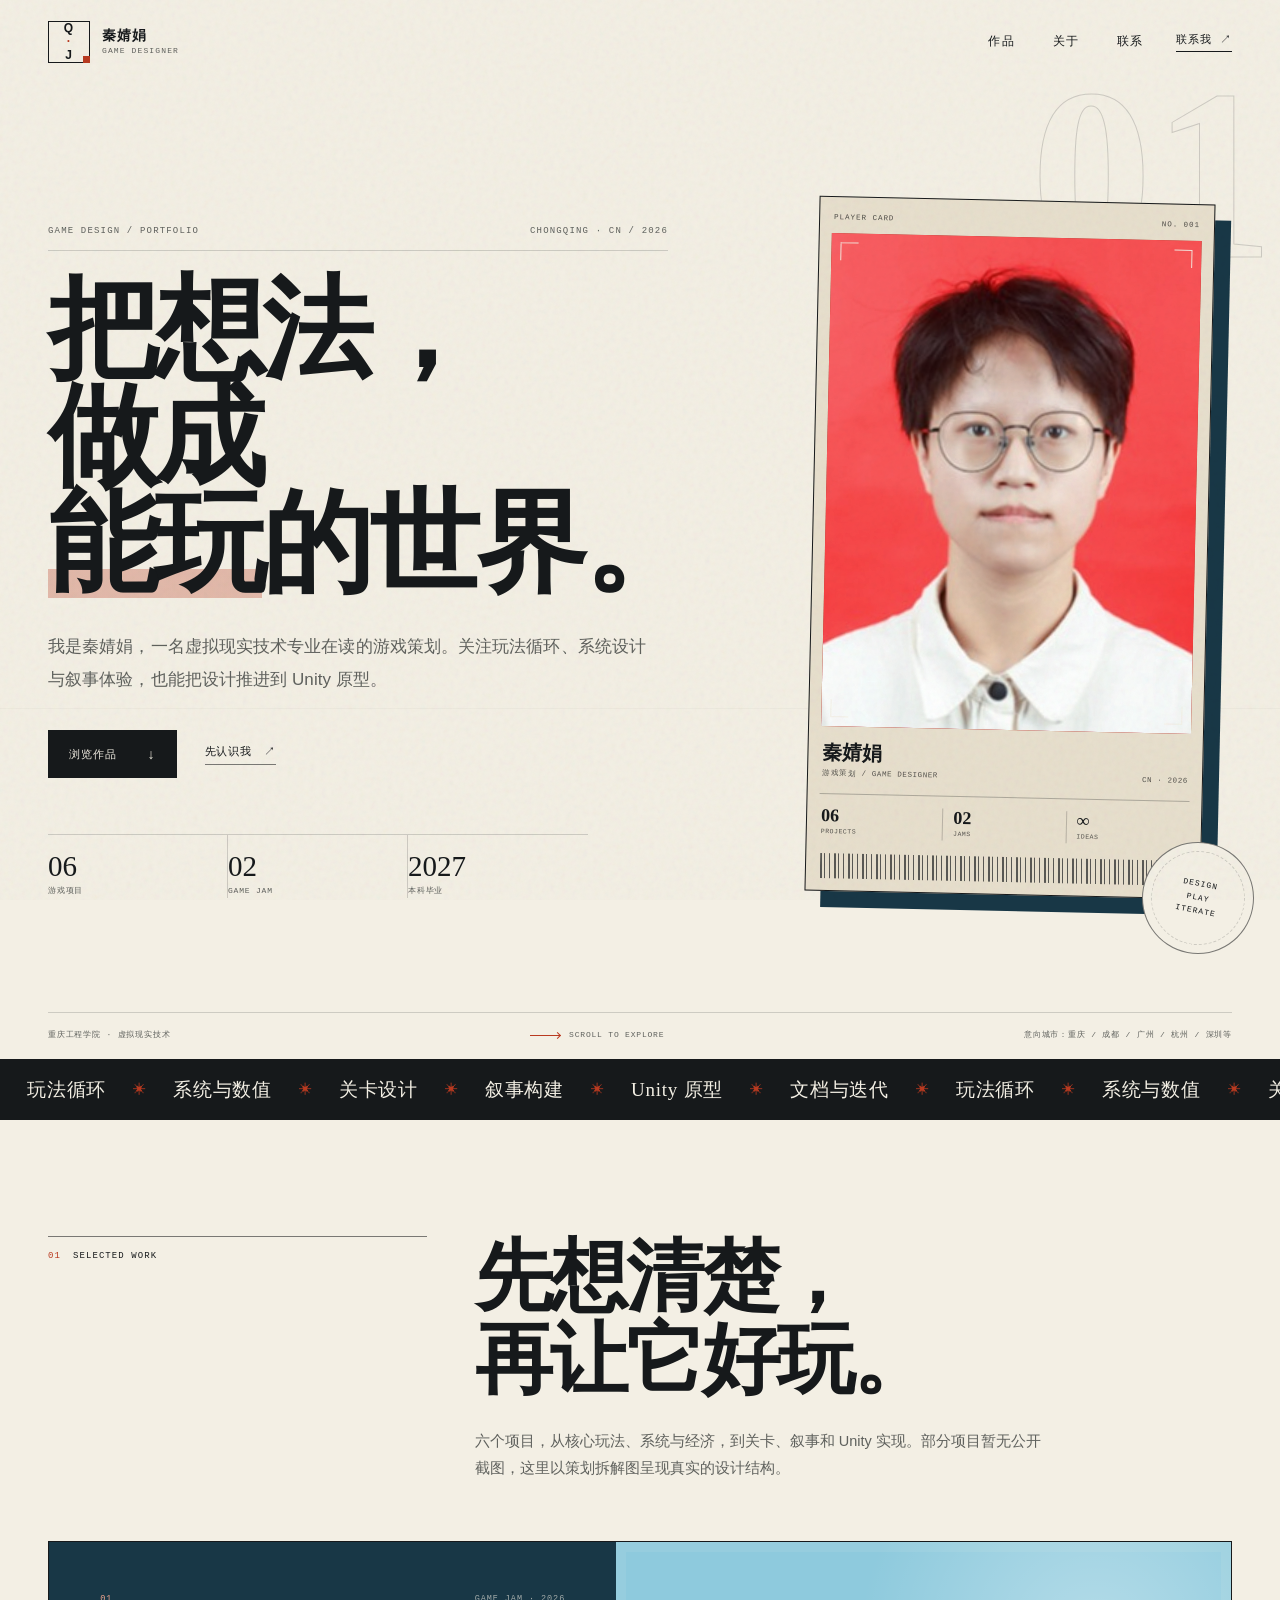
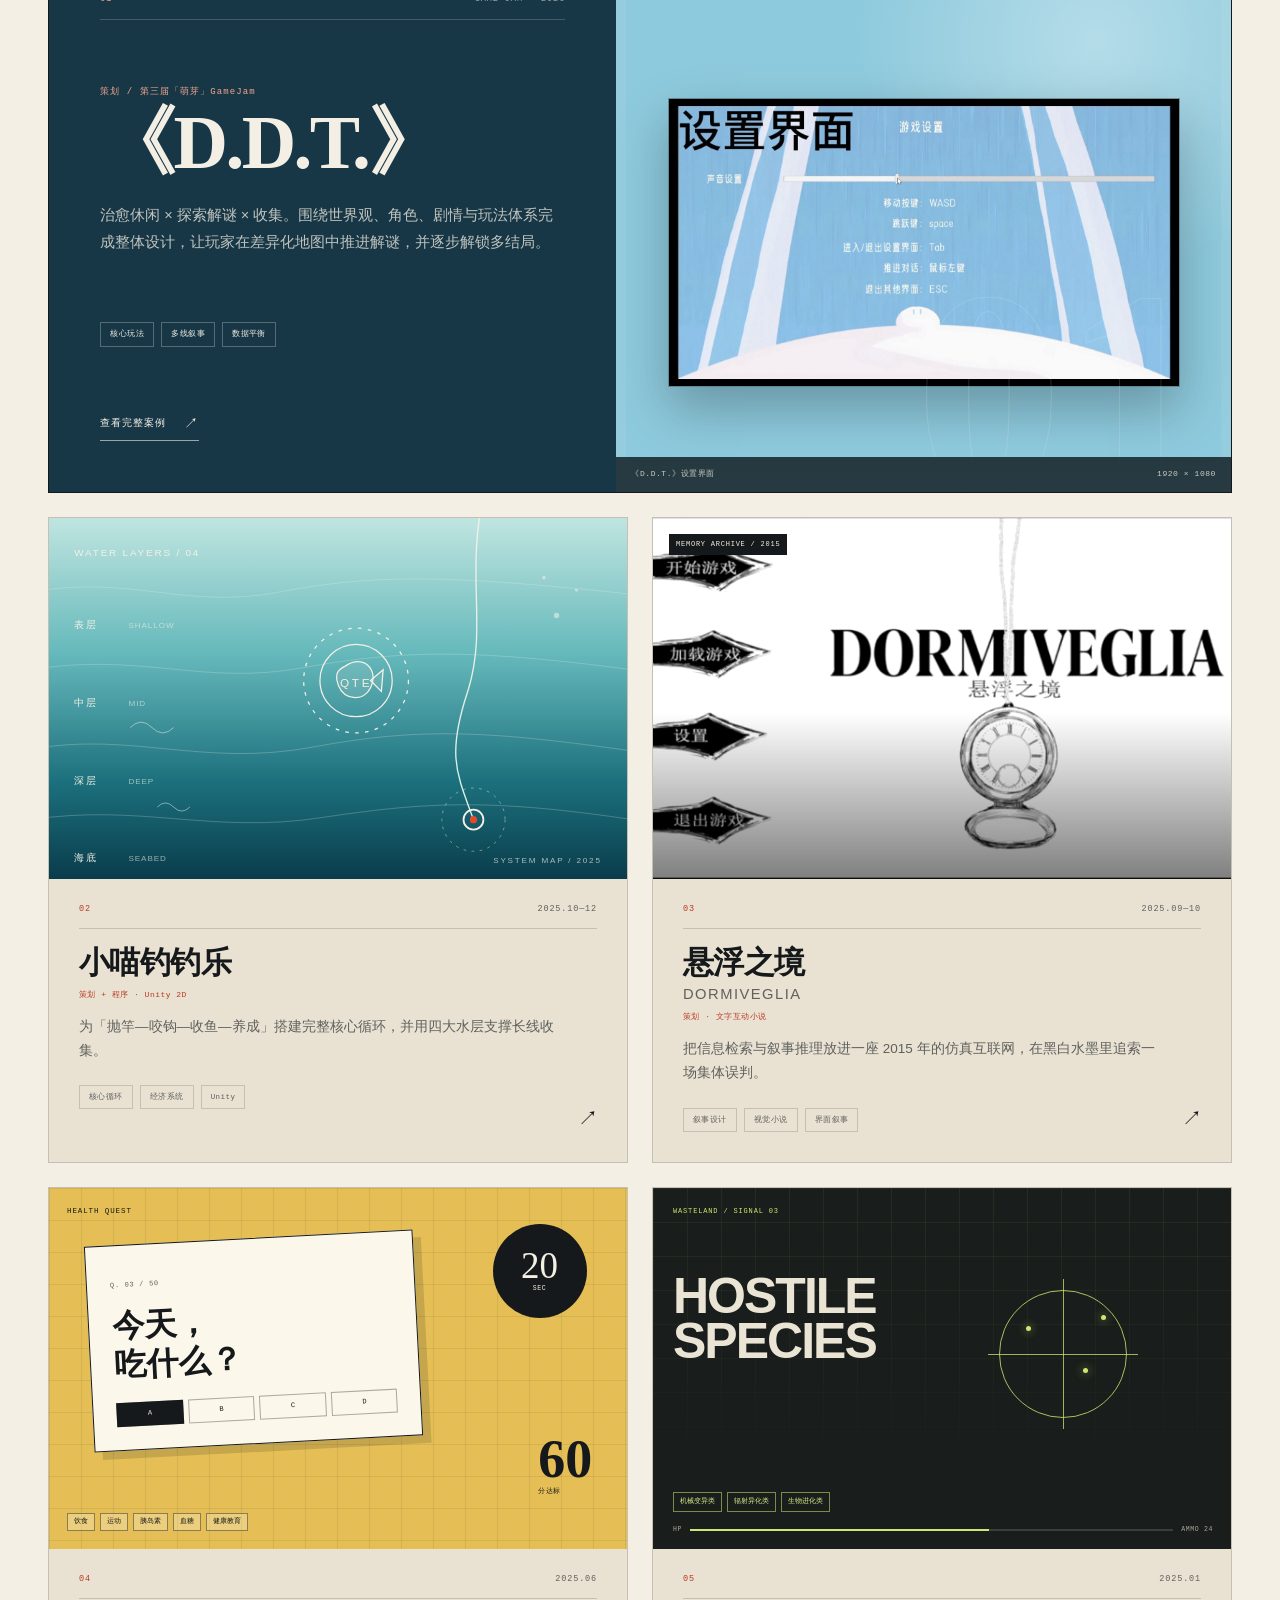
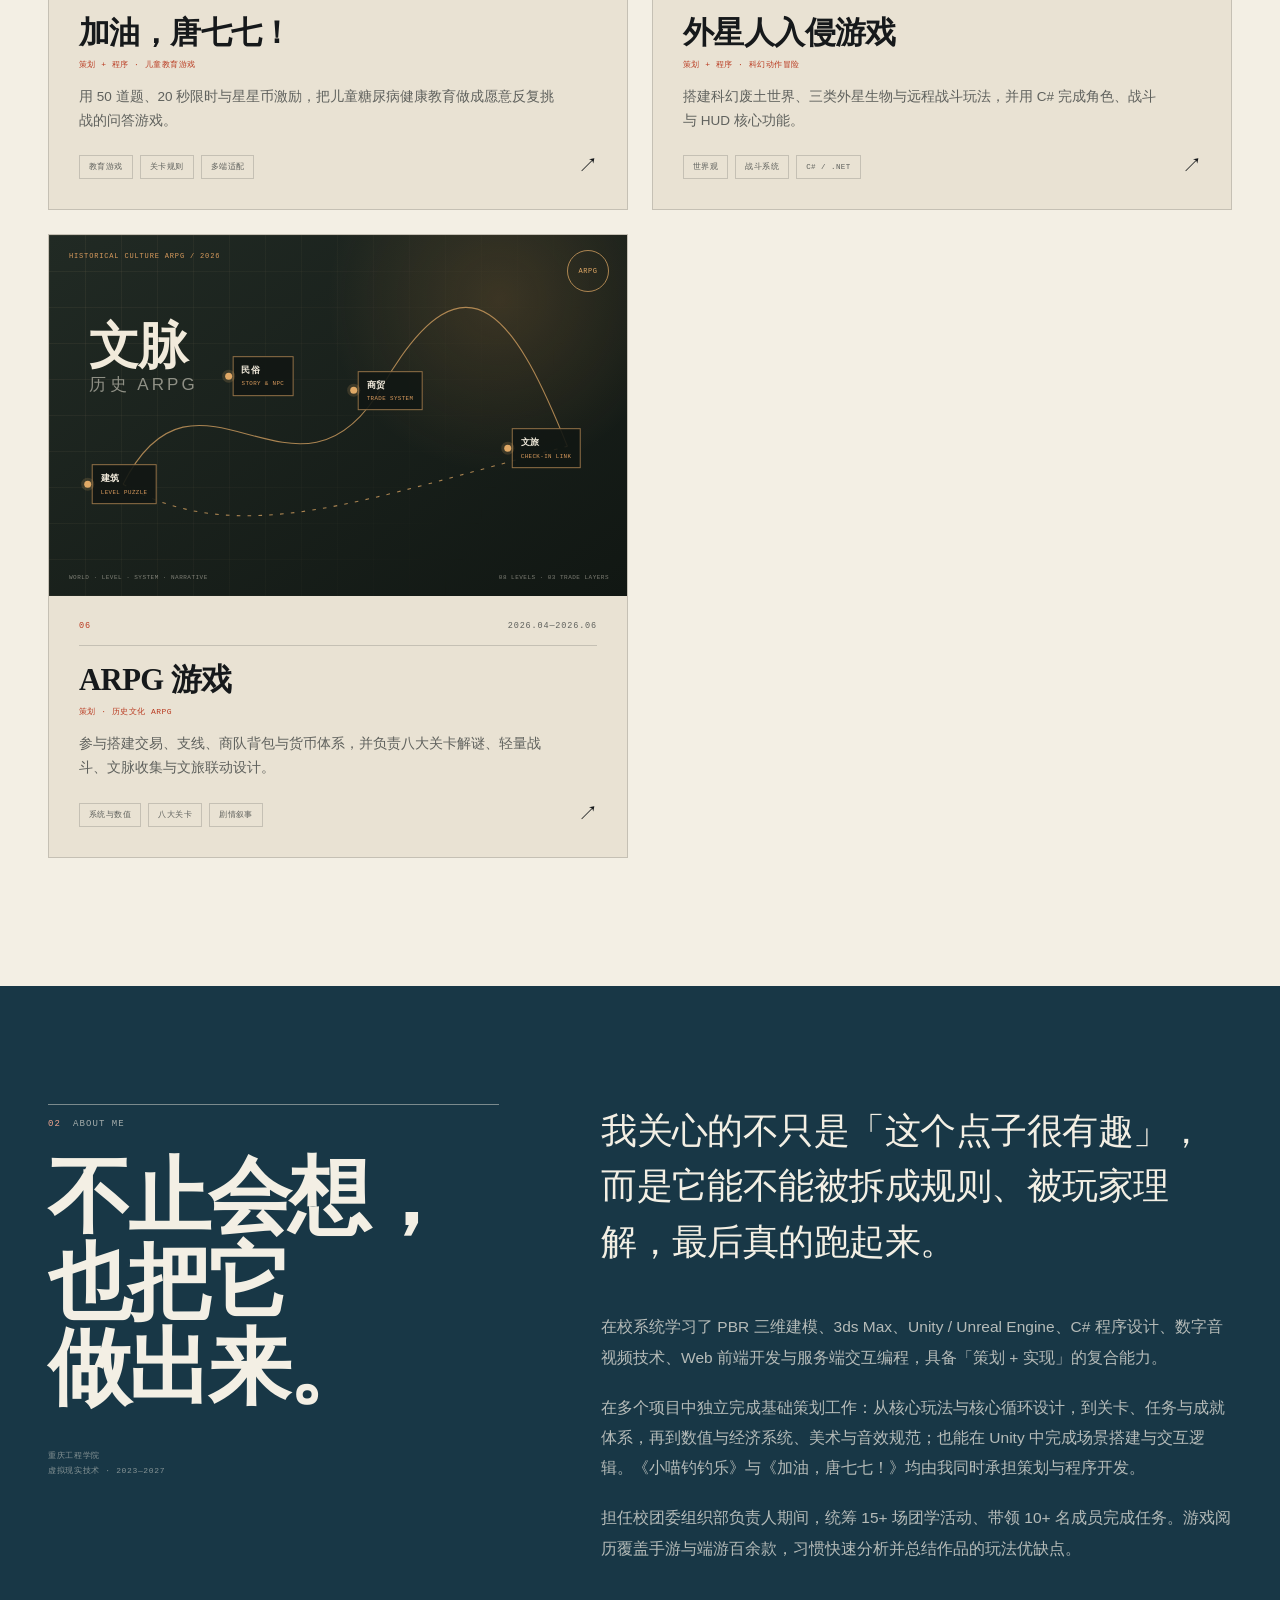
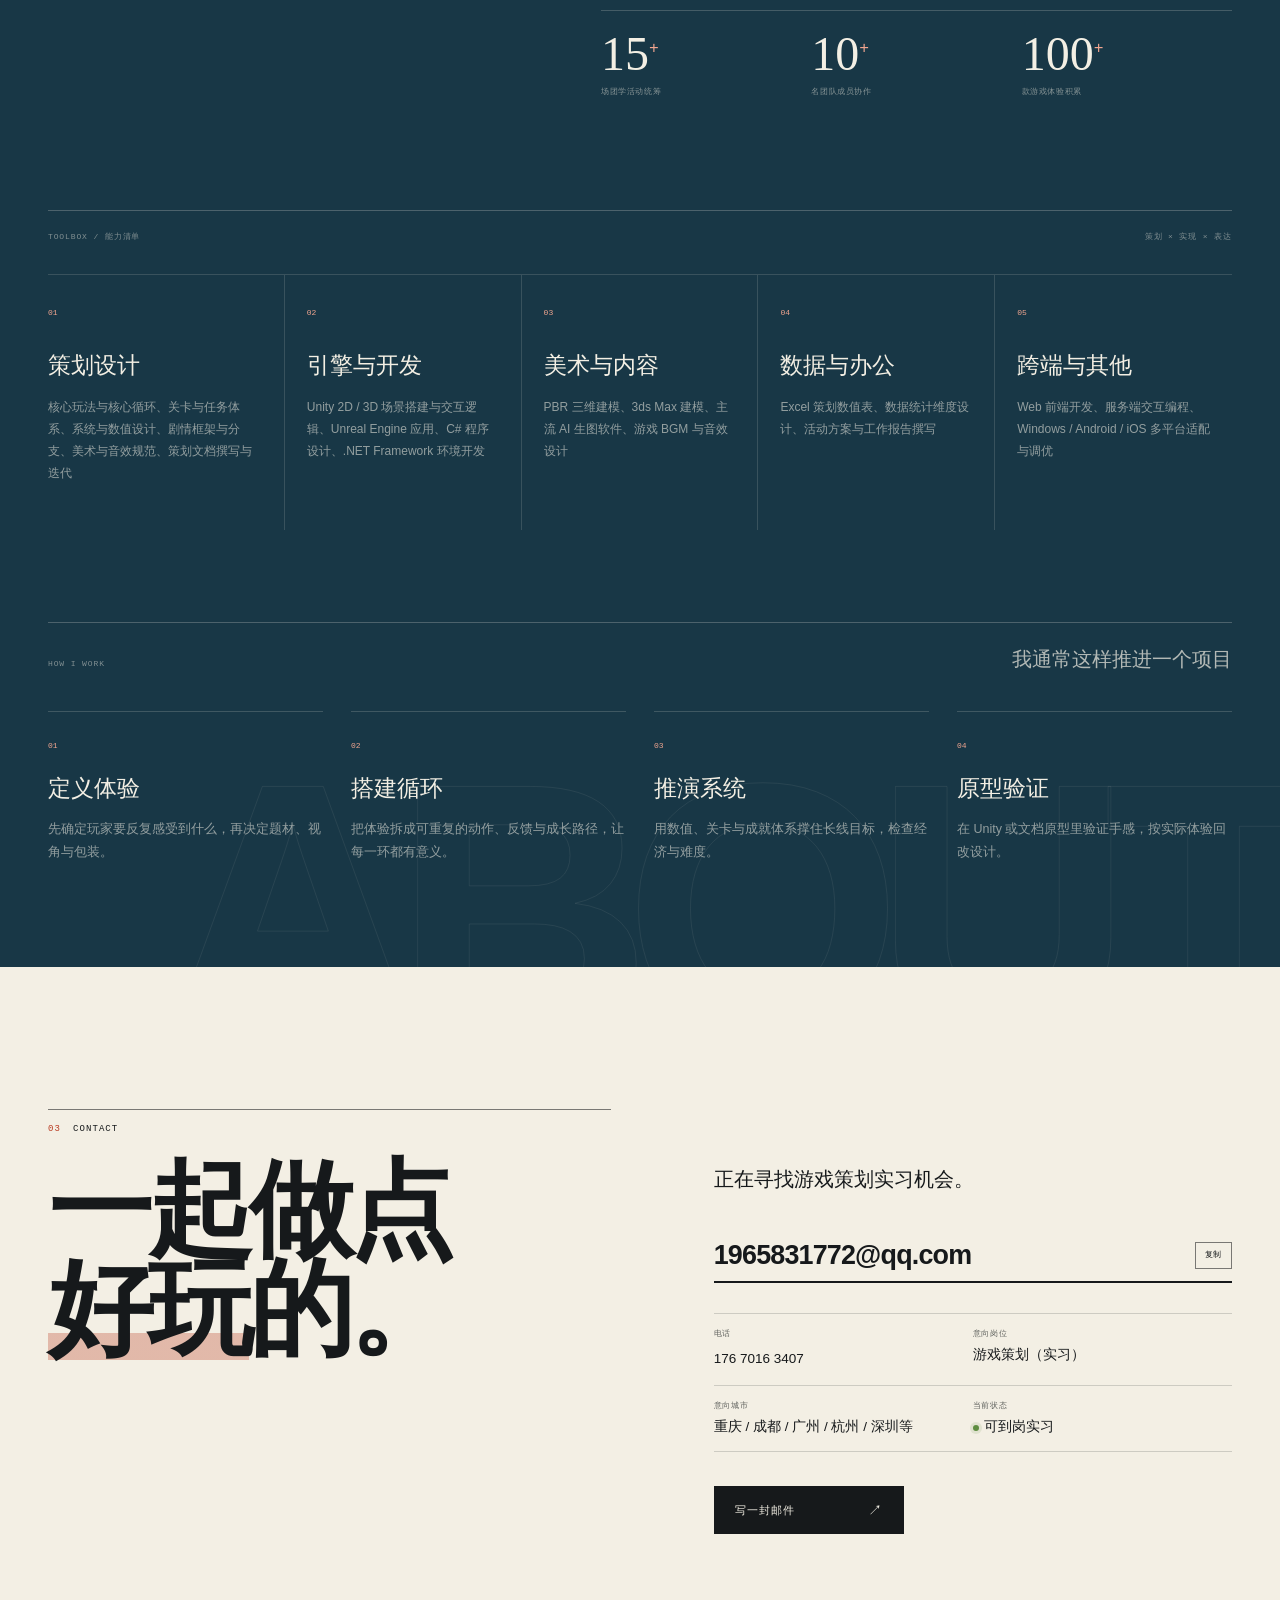
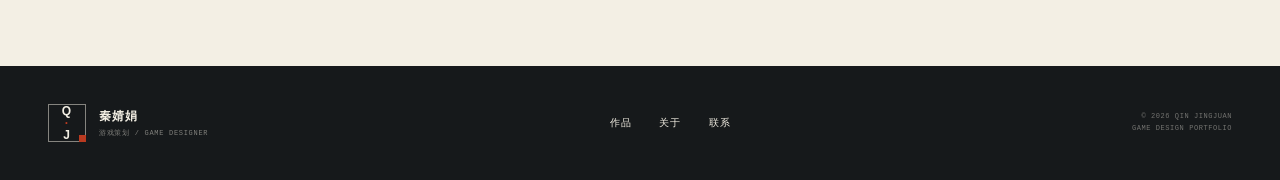
<file: index.html>
<!DOCTYPE html>
<html lang="zh-CN">
<head>
  <meta charset="UTF-8">
  <meta name="viewport" content="width=device-width, initial-scale=1.0">
  <meta name="description" content="秦婧娟的游戏策划作品集：6 个游戏项目、2 次 Game Jam，涵盖玩法循环、系统与数值、叙事设计及 Unity 原型开发。">
  <meta name="theme-color" content="#f3efe4">
  <title>秦婧娟｜游戏策划作品集</title>
  <link rel="icon" href="assets/img/favicon.svg" type="image/svg+xml">
  <script>document.documentElement.classList.add("js");</script>
  <link rel="stylesheet" href="assets/css/site.css">
</head>
<body class="page-home">
  <a class="skip-link" href="#main">跳到主要内容</a>
  <div class="grain" aria-hidden="true"></div>
  <div class="scroll-progress" aria-hidden="true"><span></span></div>

  <header class="site-header" data-site-header>
    <div class="header-inner">
      <a class="brand" href="index.html" aria-label="秦婧娟作品集首页">
        <span class="brand-mark">Q<span>·</span>J</span>
        <span class="brand-name">秦婧娟<small>GAME DESIGNER</small></span>
      </a>
      <nav class="main-nav" aria-label="主导航">
        <a href="#work">作品</a>
        <a href="#about">关于</a>
        <a href="#contact">联系</a>
      </nav>
      <div class="header-actions">
        <a class="nav-cta" href="#contact">联系我 <span aria-hidden="true">↗</span></a>
        <button class="menu-toggle" type="button" aria-expanded="false" aria-controls="mobile-nav">
          <span></span><span></span><span class="sr-only">打开菜单</span>
        </button>
      </div>
    </div>
  </header>

  <div class="mobile-nav" id="mobile-nav" hidden>
    <nav aria-label="移动端导航">
      <a href="#work"><span>01</span>作品</a>
      <a href="#about"><span>02</span>关于</a>
      <a href="#contact"><span>03</span>联系</a>
    </nav>
    <div class="mobile-nav-foot">
      <span>游戏策划 · 实习</span>
      <a href="mailto:1965831772@qq.com">1965831772@qq.com</a>
    </div>
  </div>

  <main id="main">
    <section class="hero" aria-labelledby="hero-title">
      <div class="container hero-grid">
        <div class="hero-copy">
          <div class="eyebrow hero-eyebrow reveal">
            <span>GAME DESIGN / PORTFOLIO</span>
            <span>CHONGQING · CN / 2026</span>
          </div>
          <h1 id="hero-title" class="reveal">把想法，<br>做成<br><span class="mark">能玩</span>的世界。</h1>
          <p class="hero-intro reveal">我是秦婧娟，一名虚拟现实技术专业在读的游戏策划。关注玩法循环、系统设计与叙事体验，也能把设计推进到 Unity 原型。</p>
          <div class="hero-actions reveal">
            <a class="button button-primary" href="#work">浏览作品 <span aria-hidden="true">↓</span></a>
            <a class="text-link" href="#about">先认识我 <span aria-hidden="true">↗</span></a>
          </div>
          <dl class="hero-facts reveal">
            <div><dt>游戏项目</dt><dd>06</dd></div>
            <div><dt>GAME JAM</dt><dd>02</dd></div>
            <div><dt>本科毕业</dt><dd>2027</dd></div>
          </dl>
        </div>

        <div class="hero-visual reveal">
          <span class="hero-ghost" aria-hidden="true">01</span>
          <figure class="player-card">
            <div class="player-card-top">
              <span>PLAYER CARD</span>
              <span>NO. 001</span>
            </div>
            <div class="portrait-frame">
              <img src="assets/img/portrait.jpg" width="266" height="356" alt="秦婧娟的证件照">
              <span class="frame-corner frame-corner-tl" aria-hidden="true"></span>
              <span class="frame-corner frame-corner-tr" aria-hidden="true"></span>
              <span class="frame-corner frame-corner-bl" aria-hidden="true"></span>
              <span class="frame-corner frame-corner-br" aria-hidden="true"></span>
            </div>
            <figcaption class="player-card-caption">
              <div>
                <strong>秦婧娟</strong>
                <span>游戏策划 / GAME DESIGNER</span>
              </div>
              <span class="card-serial">CN · 2026</span>
            </figcaption>
            <div class="player-card-stats">
              <div><b>06</b><span>PROJECTS</span></div>
              <div><b>02</b><span>JAMS</span></div>
              <div><b>∞</b><span>IDEAS</span></div>
            </div>
            <div class="barcode" aria-hidden="true"></div>
          </figure>
          <div class="hero-stamp" aria-hidden="true">
            <span>DESIGN</span><span>PLAY</span><span>ITERATE</span>
          </div>
        </div>
      </div>

      <div class="container hero-foot">
        <span>重庆工程学院 · 虚拟现实技术</span>
        <span class="scroll-cue"><i aria-hidden="true"></i>SCROLL TO EXPLORE</span>
        <span>意向城市：重庆 / 成都 / 广州 / 杭州 / 深圳等</span>
      </div>
    </section>

    <div class="marquee" aria-hidden="true">
      <div class="marquee-track">
        <span>玩法循环</span><i>✳</i><span>系统与数值</span><i>✳</i><span>关卡设计</span><i>✳</i><span>叙事构建</span><i>✳</i><span>Unity 原型</span><i>✳</i><span>文档与迭代</span><i>✳</i>
        <span>玩法循环</span><i>✳</i><span>系统与数值</span><i>✳</i><span>关卡设计</span><i>✳</i><span>叙事构建</span><i>✳</i><span>Unity 原型</span><i>✳</i><span>文档与迭代</span><i>✳</i>
      </div>
    </div>

    <section class="work-section" id="work" aria-labelledby="work-title">
      <div class="container">
        <header class="section-head">
          <div class="section-tag reveal">
            <span>01</span>
            <span>SELECTED WORK</span>
          </div>
          <div class="section-heading reveal">
            <h2 id="work-title">先想清楚，<br>再让它好玩。</h2>
            <p>六个项目，从核心玩法、系统与经济，到关卡、叙事和 Unity 实现。部分项目暂无公开截图，这里以策划拆解图呈现真实的设计结构。</p>
          </div>
        </header>

        <a class="featured-card reveal" href="work/ddt.html" aria-label="查看《D.D.T.》项目案例">
          <div class="featured-copy">
            <div class="card-kicker">
              <span>01</span>
              <span>GAME JAM · 2026</span>
            </div>
            <div>
              <p class="featured-role">策划 / 第三届「萌芽」GameJam</p>
              <h3>《D.D.T.》</h3>
              <p class="featured-desc">治愈休闲 × 探索解谜 × 收集。围绕世界观、角色、剧情与玩法体系完成整体设计，让玩家在差异化地图中推进解谜，并逐步解锁多结局。</p>
            </div>
            <ul class="tag-list">
              <li>核心玩法</li>
              <li>多线叙事</li>
              <li>数据平衡</li>
            </ul>
            <span class="card-cta">查看完整案例 <span aria-hidden="true">↗</span></span>
          </div>
          <figure class="featured-media">
            <img src="assets/img/ddt-settings.jpg" width="1421" height="800" alt="《D.D.T.》游戏设置界面，展示移动、跳跃、对话推进与设置快捷键" loading="eager">
            <figcaption><span>《D.D.T.》设置界面</span><span>1920 × 1080</span></figcaption>
          </figure>
          <span class="featured-index" aria-hidden="true">01</span>
        </a>

        <div class="project-grid">
          <article class="project-card reveal" data-project="diaodiao">
            <a href="work/diaodiao.html" aria-label="查看《小喵钓钓乐》项目案例">
              <div class="project-cover cover-diaodiao" role="img" aria-label="《小喵钓钓乐》水层设计示意图：表层、中层、深层、海底四个水层，以及蓄力抛竿和 QTE 收鱼流程">
                <svg viewBox="0 0 640 420" aria-hidden="true" preserveAspectRatio="xMidYMid slice">
                  <defs>
                    <linearGradient id="water" x1="0" y1="0" x2="0" y2="1">
                      <stop offset="0" stop-color="#c6e8e3"/>
                      <stop offset=".38" stop-color="#66b9bb"/>
                      <stop offset=".72" stop-color="#1c707d"/>
                      <stop offset="1" stop-color="#083746"/>
                    </linearGradient>
                    <linearGradient id="line" x1="0" y1="0" x2="0" y2="1">
                      <stop offset="0" stop-color="#f4f0e6"/>
                      <stop offset="1" stop-color="#d7f0e6"/>
                    </linearGradient>
                  </defs>
                  <rect width="640" height="420" fill="url(#water)"/>
                  <g fill="none" stroke="rgba(244,240,230,.26)" stroke-width="1">
                    <path d="M-20 92 C90 72 150 112 255 92 S440 72 660 96"/>
                    <path d="M-20 178 C100 158 170 196 280 176 S470 154 660 180"/>
                    <path d="M-20 266 C90 246 170 286 290 264 S480 244 660 270"/>
                    <path d="M-20 344 C100 326 180 360 300 342 S490 320 660 346"/>
                  </g>
                  <g font-family="Arial, sans-serif" fill="#f4f0e6" font-size="11" letter-spacing="2">
                    <text x="28" y="52">WATER LAYERS / 04</text>
                    <text x="28" y="132">表层</text>
                    <text x="28" y="218">中层</text>
                    <text x="28" y="304">深层</text>
                    <text x="28" y="390">海底</text>
                  </g>
                  <g font-family="Arial, sans-serif" fill="rgba(244,240,230,.62)" font-size="9" letter-spacing="1">
                    <text x="88" y="132">SHALLOW</text>
                    <text x="88" y="218">MID</text>
                    <text x="88" y="304">DEEP</text>
                    <text x="88" y="390">SEABED</text>
                  </g>
                  <path d="M480 -10 C462 78 486 134 463 204 S452 294 470 344" fill="none" stroke="url(#line)" stroke-width="1.5"/>
                  <circle cx="470" cy="344" r="11" fill="none" stroke="#f4f0e6" stroke-width="2"/>
                  <circle cx="470" cy="344" r="4" fill="#e34a2b"/>
                  <circle cx="470" cy="344" r="35" fill="none" stroke="rgba(244,240,230,.5)" stroke-dasharray="3 6"/>
                  <g transform="translate(340 190)" fill="none" stroke="#f4f0e6" stroke-width="1.4">
                    <circle r="58" stroke-dasharray="4 7"/>
                    <circle r="40"/>
                    <path d="M-12-16 C8-30 26-12 16 8 C8 24-14 22-20 4 C-24-8-20-12-12-16Z" fill="rgba(244,240,230,.1)"/>
                    <path d="M16 0 L30-12 L28 12Z" fill="rgba(244,240,230,.1)"/>
                  </g>
                  <text x="340" y="197" text-anchor="middle" font-family="Arial, sans-serif" font-size="13" letter-spacing="3" fill="#f4f0e6">QTE</text>
                  <g fill="none" stroke="rgba(244,240,230,.55)" stroke-width="1">
                    <path d="M90 242 q12-12 24 0 q12 12 24 0"/>
                    <path d="M120 330 q9-9 18 0 q9 9 18 0"/>
                  </g>
                  <g fill="rgba(244,240,230,.55)">
                    <circle cx="562" cy="118" r="3"/><circle cx="584" cy="90" r="1.6"/><circle cx="548" cy="76" r="2"/>
                  </g>
                  <text x="612" y="392" text-anchor="end" font-family="Arial, sans-serif" font-size="9" letter-spacing="2" fill="rgba(244,240,230,.7)">SYSTEM MAP / 2025</text>
                </svg>
              </div>
              <div class="project-info">
                <div class="project-meta"><span>02</span><span>2025.10—12</span></div>
                <h3>小喵钓钓乐</h3>
                <p class="project-sub">策划 + 程序 · Unity 2D</p>
                <p class="project-desc">为「抛竿—咬钩—收鱼—养成」搭建完整核心循环，并用四大水层支撑长线收集。</p>
                <ul class="tag-list tag-list-small"><li>核心循环</li><li>经济系统</li><li>Unity</li></ul>
                <span class="project-arrow" aria-hidden="true">↗</span>
              </div>
            </a>
          </article>

          <article class="project-card reveal" data-project="dormiveglia">
            <a href="work/dormiveglia.html" aria-label="查看《悬浮之境 DORMIVEGLIA》项目案例">
              <div class="project-cover cover-dormiveglia">
                <img src="assets/img/dormiveglia-menu.jpg" width="683" height="387" alt="《悬浮之境》黑白手绘主菜单，怀表图形与开始游戏、加载游戏、设置、退出游戏选项" loading="lazy">
                <span class="cover-label">MEMORY ARCHIVE / 2015</span>
              </div>
              <div class="project-info">
                <div class="project-meta"><span>03</span><span>2025.09—10</span></div>
                <h3>悬浮之境 <em>DORMIVEGLIA</em></h3>
                <p class="project-sub">策划 · 文字互动小说</p>
                <p class="project-desc">把信息检索与叙事推理放进一座 2015 年的仿真互联网，在黑白水墨里追索一场集体误判。</p>
                <ul class="tag-list tag-list-small"><li>叙事设计</li><li>视觉小说</li><li>界面叙事</li></ul>
                <span class="project-arrow" aria-hidden="true">↗</span>
              </div>
            </a>
          </article>

          <article class="project-card reveal" data-project="tangqiqi">
            <a href="work/tangqiqi.html" aria-label="查看《加油，唐七七！》项目案例">
              <div class="project-cover cover-tangqiqi" role="img" aria-label="《加油，唐七七！》玩法设计板：五大知识类别、50 道题、20 秒限时、60 分达标和 11 项成就">
                <div class="quiz-stamp">HEALTH QUEST</div>
                <div class="quiz-card">
                  <span class="quiz-label">Q. 03 / 50</span>
                  <b class="quiz-question">今天，<br>吃什么？</b>
                  <div class="quiz-options">
                    <span>A</span><span>B</span><span>C</span><span>D</span>
                  </div>
                </div>
                <div class="quiz-timer"><b>20</b><span>SEC</span></div>
                <div class="quiz-tags">
                  <span>饮食</span><span>运动</span><span>胰岛素</span><span>血糖</span><span>健康教育</span>
                </div>
                <div class="quiz-score">60 <small>分达标</small></div>
              </div>
              <div class="project-info">
                <div class="project-meta"><span>04</span><span>2025.06</span></div>
                <h3>加油，唐七七！</h3>
                <p class="project-sub">策划 + 程序 · 儿童教育游戏</p>
                <p class="project-desc">用 50 道题、20 秒限时与星星币激励，把儿童糖尿病健康教育做成愿意反复挑战的问答游戏。</p>
                <ul class="tag-list tag-list-small"><li>教育游戏</li><li>关卡规则</li><li>多端适配</li></ul>
                <span class="project-arrow" aria-hidden="true">↗</span>
              </div>
            </a>
          </article>

          <article class="project-card reveal" data-project="alien">
            <a href="work/alien.html" aria-label="查看《外星人入侵游戏》项目案例">
              <div class="project-cover cover-alien" role="img" aria-label="《外星人入侵游戏》设定图：废土雷达界面、三类外星生物与远程射击战斗系统">
                <div class="alien-grid" aria-hidden="true"></div>
                <div class="alien-reticle" aria-hidden="true">
                  <span></span><span></span><span></span>
                </div>
                <div class="alien-code">WASTELAND / SIGNAL 03</div>
                <div class="alien-title">HOSTILE<br>SPECIES</div>
                <div class="alien-classes">
                  <span>机械变异类</span>
                  <span>辐射异化类</span>
                  <span>生物进化类</span>
                </div>
                <div class="alien-hud">
                  <span>HP</span><i></i><span>AMMO 24</span>
                </div>
              </div>
              <div class="project-info">
                <div class="project-meta"><span>05</span><span>2025.01</span></div>
                <h3>外星人入侵游戏</h3>
                <p class="project-sub">策划 + 程序 · 科幻动作冒险</p>
                <p class="project-desc">搭建科幻废土世界、三类外星生物与远程战斗玩法，并用 C# 完成角色、战斗与 HUD 核心功能。</p>
                <ul class="tag-list tag-list-small"><li>世界观</li><li>战斗系统</li><li>C# / .NET</li></ul>
                <span class="project-arrow" aria-hidden="true">↗</span>
              </div>
            </a>
          </article>

          <article class="project-card reveal" data-project="arpg">
            <a href="work/arpg.html" aria-label="查看 ARPG 游戏项目案例">
              <div class="project-cover cover-arpg" role="img" aria-label="历史文化 ARPG 设计图：建筑、民俗、商贸与文旅四条文脉，以及八大关卡和三层交易系统">
                <div class="arpg-grid" aria-hidden="true"></div>
                <svg class="arpg-route-lines" viewBox="0 0 640 400" aria-hidden="true" preserveAspectRatio="none">
                  <path d="M82 276 C165 112 275 330 370 166 S520 100 574 234"/>
                  <path d="M82 276 C210 350 350 292 574 234" stroke-dasharray="4 8"/>
                </svg>
                <div class="arpg-cover-kicker">HISTORICAL CULTURE ARPG / 2026</div>
                <div class="arpg-cover-title">文脉<br><em>历史 ARPG</em></div>
                <span class="arpg-node arpg-node-a"><b>建筑</b><small>LEVEL PUZZLE</small></span>
                <span class="arpg-node arpg-node-b"><b>民俗</b><small>STORY &amp; NPC</small></span>
                <span class="arpg-node arpg-node-c"><b>商贸</b><small>TRADE SYSTEM</small></span>
                <span class="arpg-node arpg-node-d"><b>文旅</b><small>CHECK-IN LINK</small></span>
                <div class="arpg-seal">ARPG</div>
                <div class="arpg-cover-foot"><span>WORLD · LEVEL · SYSTEM · NARRATIVE</span><span>08 LEVELS · 03 TRADE LAYERS</span></div>
              </div>
              <div class="project-info">
                <div class="project-meta"><span>06</span><span>2026.04—2026.06</span></div>
                <h3>ARPG 游戏</h3>
                <p class="project-sub">策划 · 历史文化 ARPG</p>
                <p class="project-desc">参与搭建交易、支线、商队背包与货币体系，并负责八大关卡解谜、轻量战斗、文脉收集与文旅联动设计。</p>
                <ul class="tag-list tag-list-small"><li>系统与数值</li><li>八大关卡</li><li>剧情叙事</li></ul>
                <span class="project-arrow" aria-hidden="true">↗</span>
              </div>
            </a>
          </article>
        </div>
      </div>
    </section>

    <section class="about-section" id="about" aria-labelledby="about-title">
      <div class="container">
        <div class="about-grid">
          <div class="about-heading reveal">
            <div class="section-tag section-tag-light">
              <span>02</span>
              <span>ABOUT ME</span>
            </div>
            <h2 id="about-title">不止会想，<br>也把它<br>做出来。</h2>
            <p class="about-note">重庆工程学院<br>虚拟现实技术 · 2023—2027</p>
          </div>
          <div class="about-copy">
            <p class="about-lead reveal">我关心的不只是「这个点子很有趣」，而是它能不能被拆成规则、被玩家理解，最后真的跑起来。</p>
            <div class="about-body reveal">
              <p>在校系统学习了 PBR 三维建模、3ds Max、Unity / Unreal Engine、C# 程序设计、数字音视频技术、Web 前端开发与服务端交互编程，具备「策划 + 实现」的复合能力。</p>
              <p>在多个项目中独立完成基础策划工作：从核心玩法与核心循环设计，到关卡、任务与成就体系，再到数值与经济系统、美术与音效规范；也能在 Unity 中完成场景搭建与交互逻辑。《小喵钓钓乐》与《加油，唐七七！》均由我同时承担策划与程序开发。</p>
              <p>担任校团委组织部负责人期间，统筹 15+ 场团学活动、带领 10+ 名成员完成任务。游戏阅历覆盖手游与端游百余款，习惯快速分析并总结作品的玩法优缺点。</p>
            </div>
            <div class="about-numbers reveal">
              <div><b>15<sup>+</sup></b><span>场团学活动统筹</span></div>
              <div><b>10<sup>+</sup></b><span>名团队成员协作</span></div>
              <div><b>100<sup>+</sup></b><span>款游戏体验积累</span></div>
            </div>
          </div>
        </div>

        <div class="skills reveal">
          <div class="skills-head">
            <span>TOOLBOX / 能力清单</span>
            <span>策划 × 实现 × 表达</span>
          </div>
          <div class="skills-grid">
            <div class="skill-card">
              <span class="skill-no">01</span>
              <h3>策划设计</h3>
              <p>核心玩法与核心循环、关卡与任务体系、系统与数值设计、剧情框架与分支、美术与音效规范、策划文档撰写与迭代</p>
            </div>
            <div class="skill-card">
              <span class="skill-no">02</span>
              <h3>引擎与开发</h3>
              <p>Unity 2D / 3D 场景搭建与交互逻辑、Unreal Engine 应用、C# 程序设计、.NET Framework 环境开发</p>
            </div>
            <div class="skill-card">
              <span class="skill-no">03</span>
              <h3>美术与内容</h3>
              <p>PBR 三维建模、3ds Max 建模、主流 AI 生图软件、游戏 BGM 与音效设计</p>
            </div>
            <div class="skill-card">
              <span class="skill-no">04</span>
              <h3>数据与办公</h3>
              <p>Excel 策划数值表、数据统计维度设计、活动方案与工作报告撰写</p>
            </div>
            <div class="skill-card">
              <span class="skill-no">05</span>
              <h3>跨端与其他</h3>
              <p>Web 前端开发、服务端交互编程、Windows / Android / iOS 多平台适配与调优</p>
            </div>
          </div>
        </div>

        <div class="process reveal">
          <div class="process-head">
            <span>HOW I WORK</span>
            <p>我通常这样推进一个项目</p>
          </div>
          <ol class="process-grid">
            <li>
              <span class="process-no">01</span>
              <h3>定义体验</h3>
              <p>先确定玩家要反复感受到什么，再决定题材、视角与包装。</p>
            </li>
            <li>
              <span class="process-no">02</span>
              <h3>搭建循环</h3>
              <p>把体验拆成可重复的动作、反馈与成长路径，让每一环都有意义。</p>
            </li>
            <li>
              <span class="process-no">03</span>
              <h3>推演系统</h3>
              <p>用数值、关卡与成就体系撑住长线目标，检查经济与难度。</p>
            </li>
            <li>
              <span class="process-no">04</span>
              <h3>原型验证</h3>
              <p>在 Unity 或文档原型里验证手感，按实际体验回改设计。</p>
            </li>
          </ol>
        </div>
      </div>
    </section>

    <section class="contact-section" id="contact" aria-labelledby="contact-title">
      <div class="container contact-grid">
        <div class="contact-main reveal">
          <div class="section-tag">
            <span>03</span>
            <span>CONTACT</span>
          </div>
          <h2 id="contact-title">一起做点<br><span class="mark">好玩</span>的。</h2>
        </div>
        <div class="contact-copy reveal">
          <p class="contact-lead">正在寻找游戏策划实习机会。</p>
          <div class="contact-email-row">
            <a class="contact-email" href="mailto:1965831772@qq.com">1965831772@qq.com</a>
            <button class="copy-button" type="button" data-copy="1965831772@qq.com" aria-label="复制邮箱地址">复制</button>
          </div>
          <div class="contact-details">
            <div><span>电话</span><a href="tel:+8617670163407">176 7016 3407</a></div>
            <div><span>意向岗位</span><p>游戏策划（实习）</p></div>
            <div><span>意向城市</span><p>重庆 / 成都 / 广州 / 杭州 / 深圳等</p></div>
            <div><span>当前状态</span><p><i class="status-dot"></i>可到岗实习</p></div>
          </div>
          <a class="button button-primary contact-button" href="mailto:1965831772@qq.com?subject=%E6%B8%B8%E6%88%8F%E7%AD%96%E5%88%92%E5%AE%9E%E4%B9%A0%20%C2%B7%20%E6%9D%A5%E8%87%AA%E4%BD%9C%E5%93%81%E9%9B%86">写一封邮件 <span aria-hidden="true">↗</span></a>
        </div>
      </div>
    </section>
  </main>

  <footer class="site-footer">
    <div class="container footer-grid">
      <div class="footer-brand">
        <span class="brand-mark brand-mark-light">Q<span>·</span>J</span>
        <div><strong>秦婧娟</strong><span>游戏策划 / GAME DESIGNER</span></div>
      </div>
      <nav class="footer-nav" aria-label="页脚导航">
        <a href="#work">作品</a>
        <a href="#about">关于</a>
        <a href="#contact">联系</a>
      </nav>
      <p class="footer-note">© 2026 QIN JINGJUAN<br>GAME DESIGN PORTFOLIO</p>
    </div>
  </footer>

  <div class="toast" role="status" aria-live="polite"></div>
  <script src="assets/js/site.js"></script>
</body>
</html>
</file>
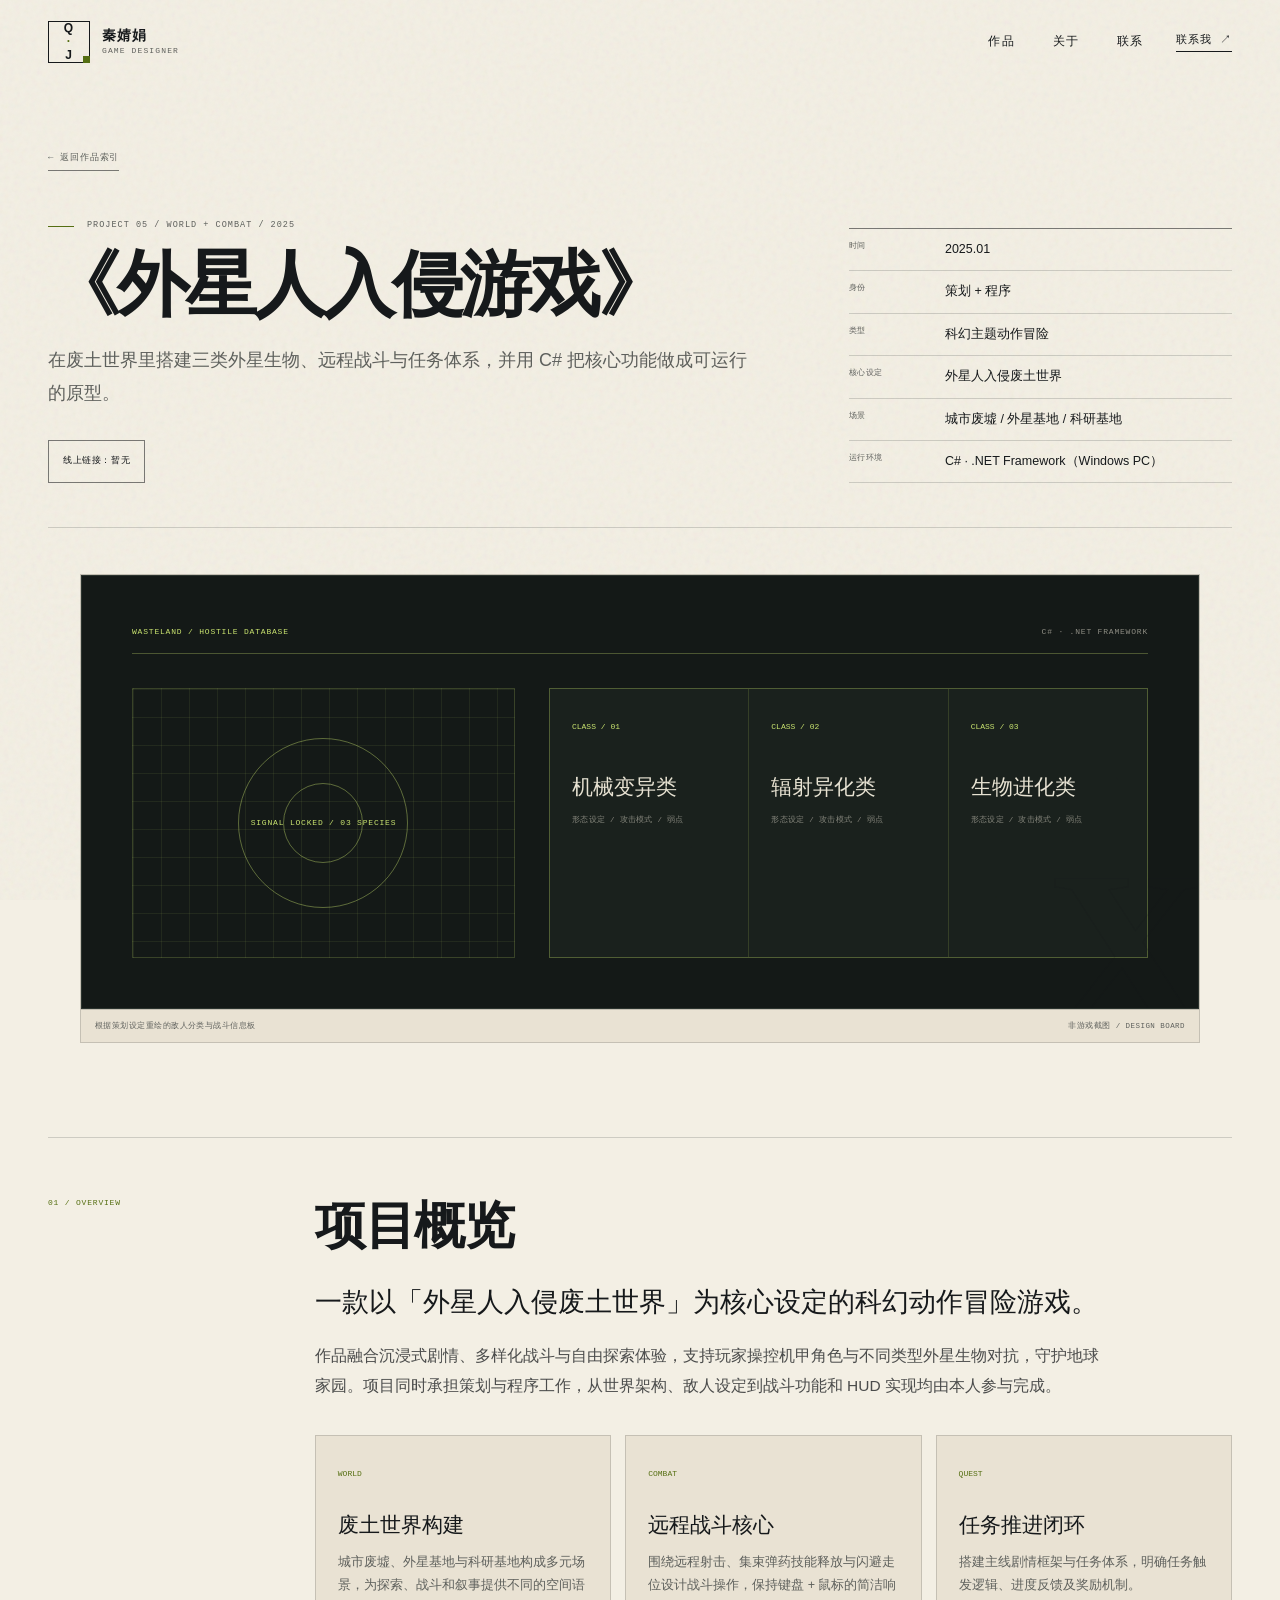
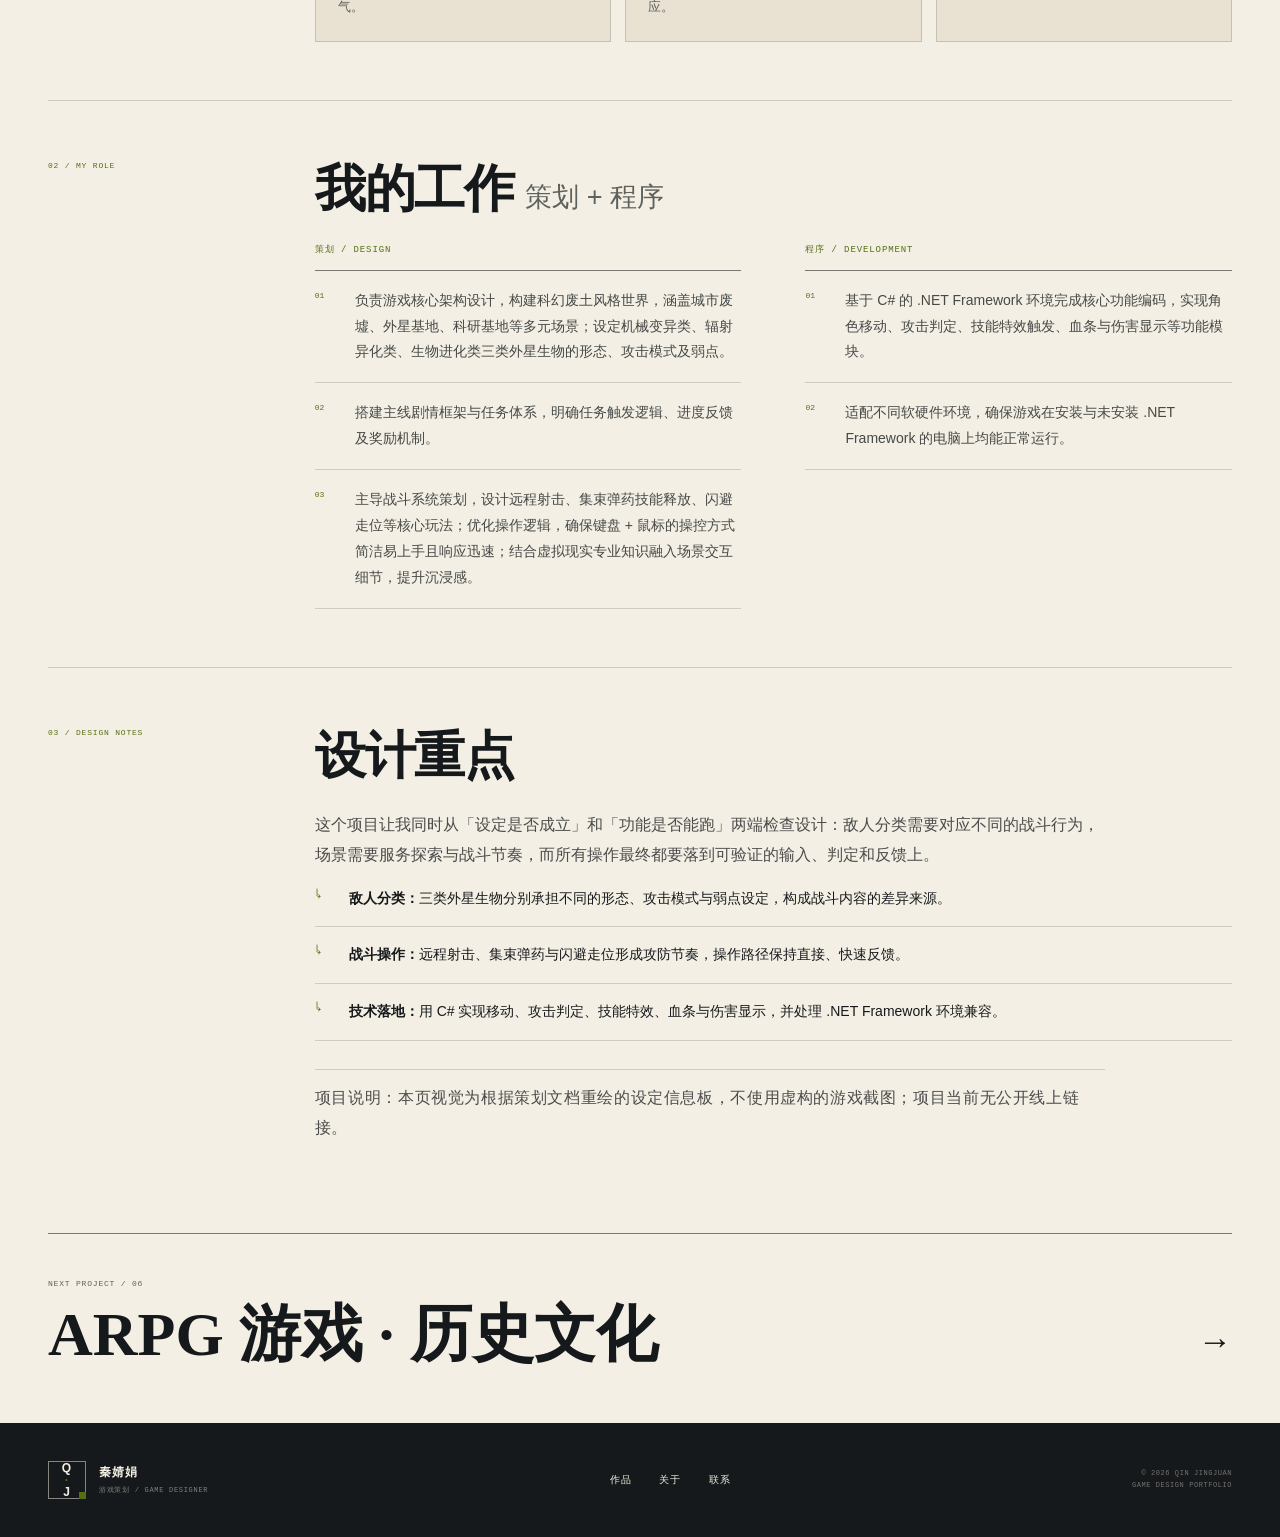
<file: work/alien.html>
<!DOCTYPE html>
<html lang="zh-CN">
<head>
  <meta charset="UTF-8">
  <meta name="viewport" content="width=device-width, initial-scale=1.0">
  <meta name="description" content="《外星人入侵游戏》项目案例：秦婧娟担任策划与程序，搭建科幻废土世界、三类外星生物、战斗系统与 C# 核心功能。">
  <meta name="theme-color" content="#f3efe4">
  <title>《外星人入侵游戏》项目案例｜秦婧娟</title>
  <link rel="icon" href="../assets/img/favicon.svg" type="image/svg+xml">
  <script>document.documentElement.classList.add("js");</script>
  <link rel="stylesheet" href="../assets/css/site.css">
</head>
<body class="page-project project-alien">
  <a class="skip-link" href="#main">跳到主要内容</a>
  <div class="grain" aria-hidden="true"></div>
  <div class="scroll-progress" aria-hidden="true"><span></span></div>

  <header class="site-header" data-site-header>
    <div class="header-inner">
      <a class="brand" href="../index.html" aria-label="秦婧娟作品集首页">
        <span class="brand-mark">Q<span>·</span>J</span>
        <span class="brand-name">秦婧娟<small>GAME DESIGNER</small></span>
      </a>
      <nav class="main-nav" aria-label="主导航">
        <a href="../index.html#work">作品</a>
        <a href="../index.html#about">关于</a>
        <a href="../index.html#contact">联系</a>
      </nav>
      <div class="header-actions">
        <a class="nav-cta" href="../index.html#contact">联系我 <span aria-hidden="true">↗</span></a>
        <button class="menu-toggle" type="button" aria-expanded="false" aria-controls="mobile-nav">
          <span></span><span></span><span class="sr-only">打开菜单</span>
        </button>
      </div>
    </div>
  </header>

  <div class="mobile-nav" id="mobile-nav" hidden>
    <nav aria-label="移动端导航">
      <a href="../index.html#work"><span>01</span>作品</a>
      <a href="../index.html#about"><span>02</span>关于</a>
      <a href="../index.html#contact"><span>03</span>联系</a>
    </nav>
    <div class="mobile-nav-foot">
      <span>游戏策划 · 实习</span>
      <a href="mailto:1965831772@qq.com">1965831772@qq.com</a>
    </div>
  </div>

  <main id="main" class="case-main">
    <div class="case-wrap">
      <a class="back-link" href="../index.html#work">← 返回作品索引</a>

      <header class="case-heading">
        <div>
          <div class="case-kicker">PROJECT 05 / WORLD + COMBAT / 2025</div>
          <h1 class="case-title case-title-long">《外星人入侵<span class="title-break">游戏》</span></h1>
          <p class="case-lead">在废土世界里搭建三类外星生物、远程战斗与任务体系，并用 C# 把核心功能做成可运行的原型。</p>
          <div class="case-actions">
            <span class="link-button">线上链接：暂无</span>
          </div>
        </div>
        <dl class="case-meta">
          <div><dt>时间</dt><dd>2025.01</dd></div>
          <div><dt>身份</dt><dd>策划 + 程序</dd></div>
          <div><dt>类型</dt><dd>科幻主题动作冒险</dd></div>
          <div><dt>核心设定</dt><dd>外星人入侵废土世界</dd></div>
          <div><dt>场景</dt><dd>城市废墟 / 外星基地 / 科研基地</dd></div>
          <div><dt>运行环境</dt><dd>C# · .NET Framework（Windows PC）</dd></div>
        </dl>
      </header>

      <figure class="case-hero-media">
        <div class="design-board design-board-alien">
          <div class="board-head">
            <span>WASTELAND / HOSTILE DATABASE</span>
            <span>C# · .NET FRAMEWORK</span>
          </div>
          <div class="alien-board-body">
            <div class="alien-radar">
              <span>SIGNAL LOCKED / 03 SPECIES</span>
            </div>
            <div class="species-grid">
              <div class="species">
                <span>CLASS / 01</span>
                <h3>机械变异类</h3>
                <p>形态设定 / 攻击模式 / 弱点</p>
              </div>
              <div class="species">
                <span>CLASS / 02</span>
                <h3>辐射异化类</h3>
                <p>形态设定 / 攻击模式 / 弱点</p>
              </div>
              <div class="species">
                <span>CLASS / 03</span>
                <h3>生物进化类</h3>
                <p>形态设定 / 攻击模式 / 弱点</p>
              </div>
            </div>
          </div>
          <span class="board-stamp" aria-hidden="true">X</span>
        </div>
        <figcaption>
          <span>根据策划设定重绘的敌人分类与战斗信息板</span>
          <span>非游戏截图 / DESIGN BOARD</span>
        </figcaption>
      </figure>

      <div class="case-body">
        <section class="case-section" id="overview">
          <div class="case-label">01 / OVERVIEW</div>
          <div class="case-content">
            <h2>项目概览</h2>
            <p class="case-lead-text">一款以「外星人入侵废土世界」为核心设定的科幻动作冒险游戏。</p>
            <p>作品融合沉浸式剧情、多样化战斗与自由探索体验，支持玩家操控机甲角色与不同类型外星生物对抗，守护地球家园。项目同时承担策划与程序工作，从世界架构、敌人设定到战斗功能和 HUD 实现均由本人参与完成。</p>
            <div class="highlight-grid">
              <div class="highlight">
                <span>WORLD</span>
                <h3>废土世界构建</h3>
                <p>城市废墟、外星基地与科研基地构成多元场景，为探索、战斗和叙事提供不同的空间语气。</p>
              </div>
              <div class="highlight">
                <span>COMBAT</span>
                <h3>远程战斗核心</h3>
                <p>围绕远程射击、集束弹药技能释放与闪避走位设计战斗操作，保持键盘 + 鼠标的简洁响应。</p>
              </div>
              <div class="highlight">
                <span>QUEST</span>
                <h3>任务推进闭环</h3>
                <p>搭建主线剧情框架与任务体系，明确任务触发逻辑、进度反馈及奖励机制。</p>
              </div>
            </div>
          </div>
        </section>

        <section class="case-section" id="work">
          <div class="case-label">02 / MY ROLE</div>
          <div class="case-content">
            <h2>我的工作 <span class="cn-small">策划 + 程序</span></h2>
            <div class="work-columns">
              <div>
                <h3>策划 / DESIGN</h3>
                <ol class="work-list">
                  <li><span>01</span><p>负责游戏核心架构设计，构建科幻废土风格世界，涵盖城市废墟、外星基地、科研基地等多元场景；设定机械变异类、辐射异化类、生物进化类三类外星生物的形态、攻击模式及弱点。</p></li>
                  <li><span>02</span><p>搭建主线剧情框架与任务体系，明确任务触发逻辑、进度反馈及奖励机制。</p></li>
                  <li><span>03</span><p>主导战斗系统策划，设计远程射击、集束弹药技能释放、闪避走位等核心玩法；优化操作逻辑，确保键盘 + 鼠标的操控方式简洁易上手且响应迅速；结合虚拟现实专业知识融入场景交互细节，提升沉浸感。</p></li>
                </ol>
              </div>
              <div>
                <h3>程序 / DEVELOPMENT</h3>
                <ol class="work-list">
                  <li><span>01</span><p>基于 C# 的 .NET Framework 环境完成核心功能编码，实现角色移动、攻击判定、技能特效触发、血条与伤害显示等功能模块。</p></li>
                  <li><span>02</span><p>适配不同软硬件环境，确保游戏在安装与未安装 .NET Framework 的电脑上均能正常运行。</p></li>
                </ol>
              </div>
            </div>
          </div>
        </section>

        <section class="case-section" id="design">
          <div class="case-label">03 / DESIGN NOTES</div>
          <div class="case-content">
            <h2>设计重点</h2>
            <p>这个项目让我同时从「设定是否成立」和「功能是否能跑」两端检查设计：敌人分类需要对应不同的战斗行为，场景需要服务探索与战斗节奏，而所有操作最终都要落到可验证的输入、判定和反馈上。</p>
            <ul class="result-list">
              <li><p><strong>敌人分类：</strong>三类外星生物分别承担不同的形态、攻击模式与弱点设定，构成战斗内容的差异来源。</p></li>
              <li><p><strong>战斗操作：</strong>远程射击、集束弹药与闪避走位形成攻防节奏，操作路径保持直接、快速反馈。</p></li>
              <li><p><strong>技术落地：</strong>用 C# 实现移动、攻击判定、技能特效、血条与伤害显示，并处理 .NET Framework 环境兼容。</p></li>
            </ul>
            <p class="note-line">项目说明：本页视觉为根据策划文档重绘的设定信息板，不使用虚构的游戏截图；项目当前无公开线上链接。</p>
          </div>
        </section>

        <a class="next-project" href="arpg.html">
          <div><small>NEXT PROJECT / 06</small><strong>ARPG 游戏 · 历史文化</strong></div>
          <span aria-hidden="true">→</span>
        </a>
      </div>
    </div>
  </main>

  <footer class="site-footer">
    <div class="container footer-grid">
      <div class="footer-brand">
        <span class="brand-mark brand-mark-light">Q<span>·</span>J</span>
        <div><strong>秦婧娟</strong><span>游戏策划 / GAME DESIGNER</span></div>
      </div>
      <nav class="footer-nav" aria-label="页脚导航">
        <a href="../index.html#work">作品</a>
        <a href="../index.html#about">关于</a>
        <a href="../index.html#contact">联系</a>
      </nav>
      <p class="footer-note">© 2026 QIN JINGJUAN<br>GAME DESIGN PORTFOLIO</p>
    </div>
  </footer>

  <div class="toast" role="status" aria-live="polite"></div>
  <script src="../assets/js/site.js"></script>
</body>
</html>
</file>
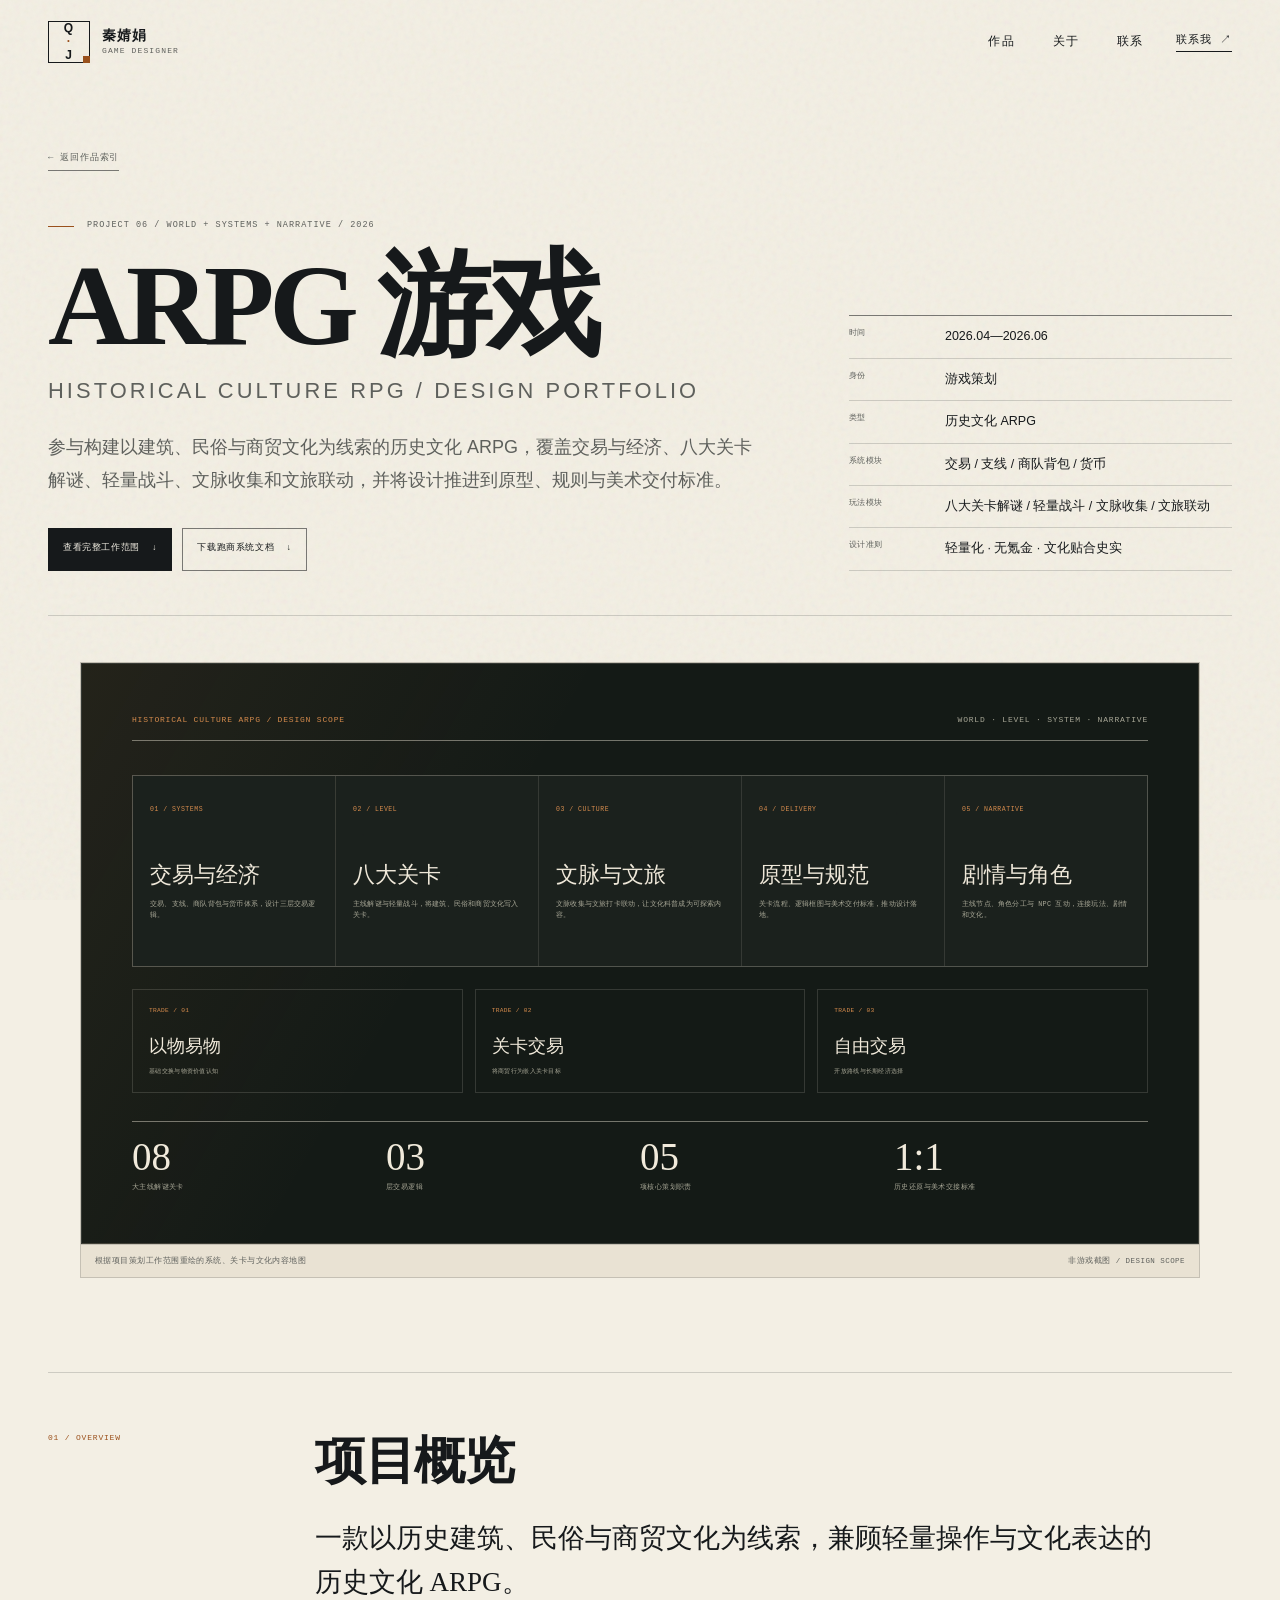
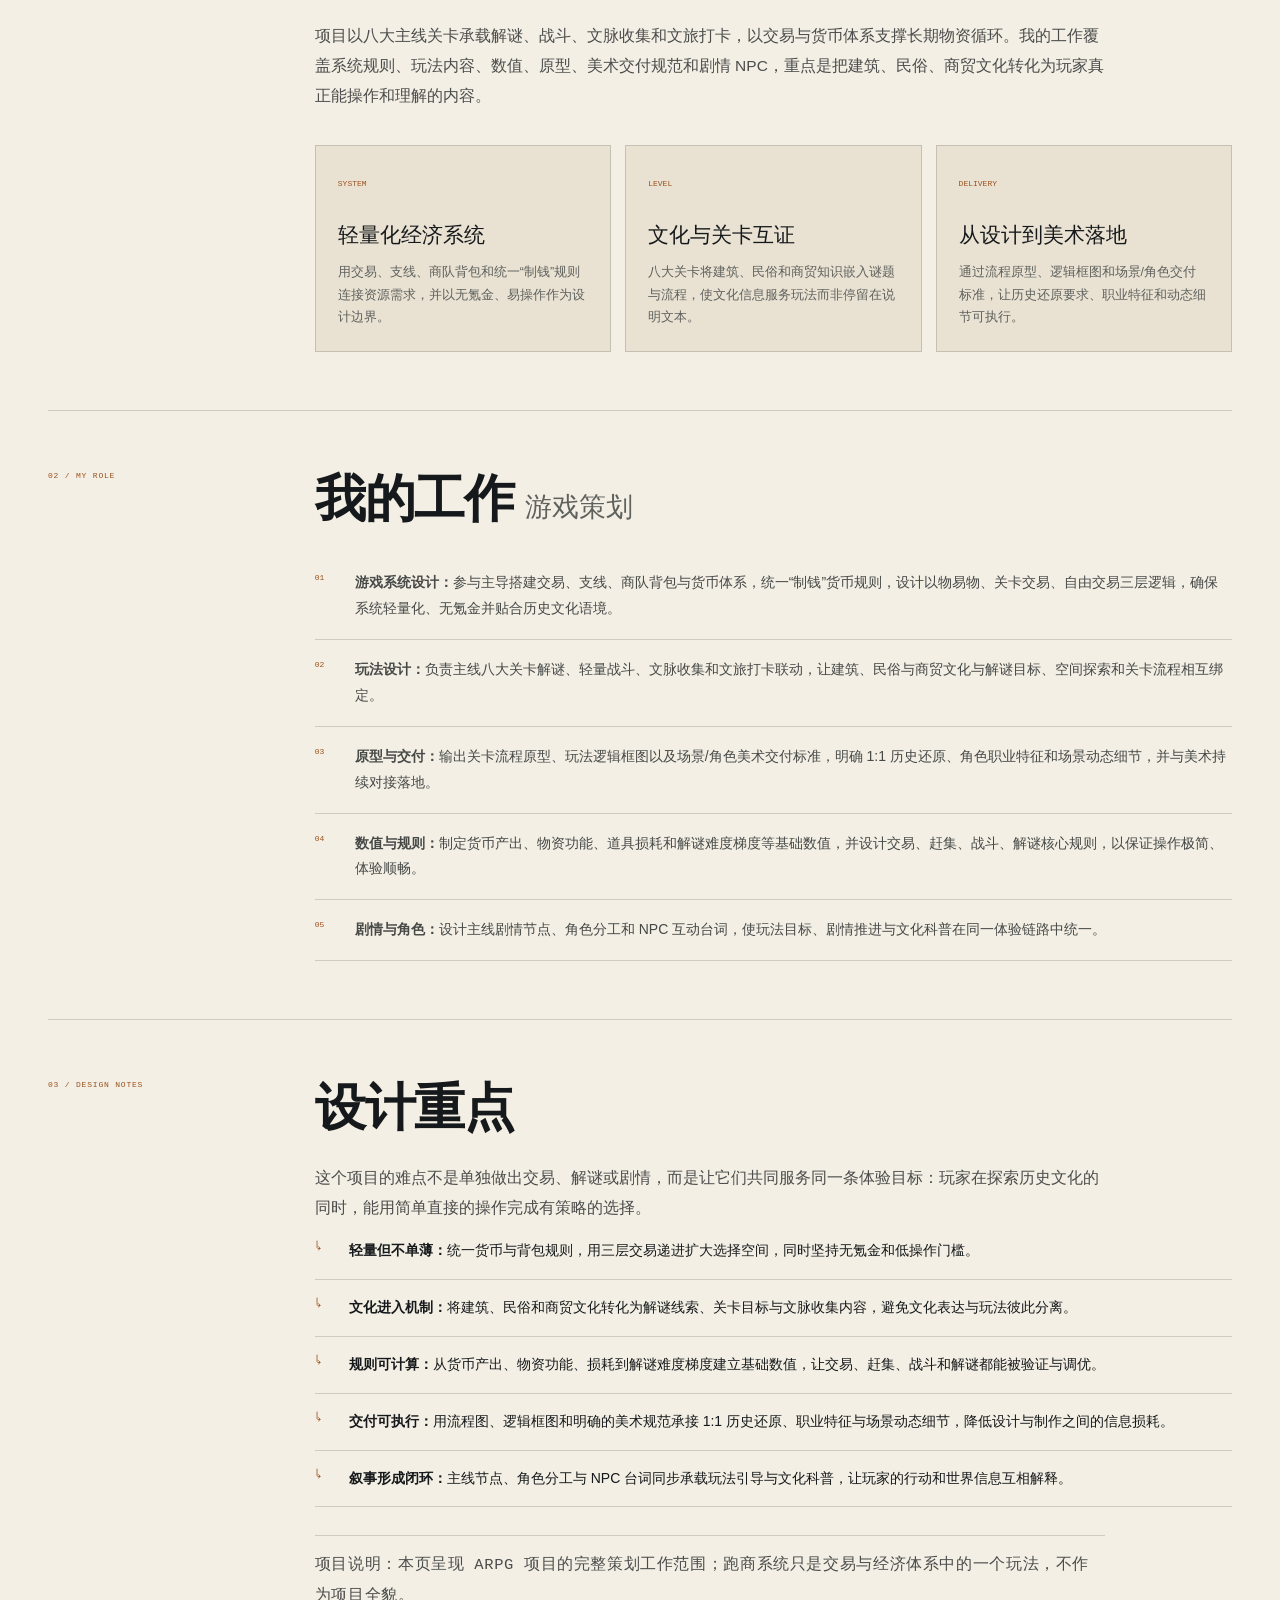
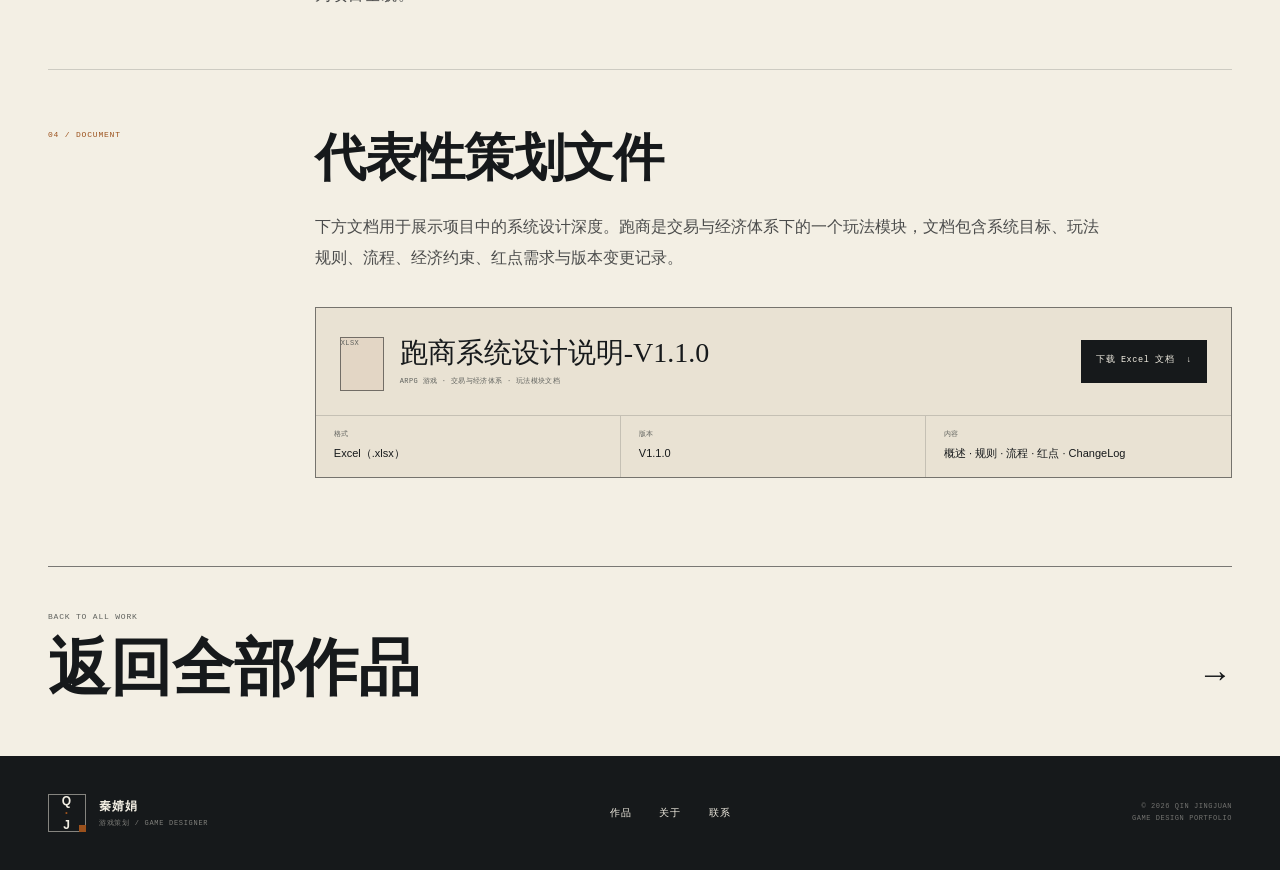
<file: work/arpg.html>
<!DOCTYPE html>
<html lang="zh-CN">
<head>
  <meta charset="UTF-8">
  <meta name="viewport" content="width=device-width, initial-scale=1.0">
  <meta name="description" content="历史文化 ARPG 策划案例：秦婧娟参与交易、支线、商队背包与货币体系设计，负责八大关卡解谜、轻量战斗、文脉收集、文旅联动、数值规则、原型交付与剧情 NPC。">
  <meta name="theme-color" content="#f3efe4">
  <title>ARPG 游戏 · 历史文化解谜｜秦婧娟</title>
  <link rel="icon" href="../assets/img/favicon.svg" type="image/svg+xml">
  <script>document.documentElement.classList.add("js");</script>
  <link rel="stylesheet" href="../assets/css/site.css">
</head>
<body class="page-project project-arpg">
  <a class="skip-link" href="#main">跳到主要内容</a>
  <div class="grain" aria-hidden="true"></div>
  <div class="scroll-progress" aria-hidden="true"><span></span></div>

  <header class="site-header" data-site-header>
    <div class="header-inner">
      <a class="brand" href="../index.html" aria-label="秦婧娟作品集首页">
        <span class="brand-mark">Q<span>·</span>J</span>
        <span class="brand-name">秦婧娟<small>GAME DESIGNER</small></span>
      </a>
      <nav class="main-nav" aria-label="主导航">
        <a href="../index.html#work">作品</a>
        <a href="../index.html#about">关于</a>
        <a href="../index.html#contact">联系</a>
      </nav>
      <div class="header-actions">
        <a class="nav-cta" href="../index.html#contact">联系我 <span aria-hidden="true">↗</span></a>
        <button class="menu-toggle" type="button" aria-expanded="false" aria-controls="mobile-nav">
          <span></span><span></span><span class="sr-only">打开菜单</span>
        </button>
      </div>
    </div>
  </header>

  <div class="mobile-nav" id="mobile-nav" hidden>
    <nav aria-label="移动端导航">
      <a href="../index.html#work"><span>01</span>作品</a>
      <a href="../index.html#about"><span>02</span>关于</a>
      <a href="../index.html#contact"><span>03</span>联系</a>
    </nav>
    <div class="mobile-nav-foot">
      <span>游戏策划 · 实习</span>
      <a href="mailto:1965831772@qq.com">1965831772@qq.com</a>
    </div>
  </div>

  <main id="main" class="case-main">
    <div class="case-wrap">
      <a class="back-link" href="../index.html#work">← 返回作品索引</a>

      <header class="case-heading">
        <div>
          <div class="case-kicker">PROJECT 06 / WORLD + SYSTEMS + NARRATIVE / 2026</div>
          <h1 class="case-title">ARPG 游戏<span class="case-title-en">HISTORICAL CULTURE RPG / DESIGN PORTFOLIO</span></h1>
          <p class="case-lead">参与构建以建筑、民俗与商贸文化为线索的历史文化 ARPG，覆盖交易与经济、八大关卡解谜、轻量战斗、文脉收集和文旅联动，并将设计推进到原型、规则与美术交付标准。</p>
          <div class="case-actions">
            <a class="link-button is-primary" href="#work">查看完整工作范围 <span aria-hidden="true">↓</span></a>
            <a class="link-button" href="../assets/docs/跑商系统设计说明-V1.1.0.xlsx" download>下载跑商系统文档 <span aria-hidden="true">↓</span></a>
          </div>
        </div>
        <dl class="case-meta">
          <div><dt>时间</dt><dd>2026.04—2026.06</dd></div>
          <div><dt>身份</dt><dd>游戏策划</dd></div>
          <div><dt>类型</dt><dd>历史文化 ARPG</dd></div>
          <div><dt>系统模块</dt><dd>交易 / 支线 / 商队背包 / 货币</dd></div>
          <div><dt>玩法模块</dt><dd>八大关卡解谜 / 轻量战斗 / 文脉收集 / 文旅联动</dd></div>
          <div><dt>设计准则</dt><dd>轻量化 · 无氪金 · 文化贴合史实</dd></div>
        </dl>
      </header>

      <figure class="case-hero-media">
        <div class="design-board design-board-arpg">
          <div class="board-head">
            <span>HISTORICAL CULTURE ARPG / DESIGN SCOPE</span>
            <span>WORLD · LEVEL · SYSTEM · NARRATIVE</span>
          </div>
          <div class="arpg-work-grid" aria-label="项目的五项核心策划工作">
            <div class="arpg-work-pillar">
              <span>01 / SYSTEMS</span>
              <h3>交易与经济</h3>
              <p>交易、支线、商队背包与货币体系，设计三层交易逻辑。</p>
            </div>
            <div class="arpg-work-pillar">
              <span>02 / LEVEL</span>
              <h3>八大关卡</h3>
              <p>主线解谜与轻量战斗，将建筑、民俗和商贸文化写入关卡。</p>
            </div>
            <div class="arpg-work-pillar">
              <span>03 / CULTURE</span>
              <h3>文脉与文旅</h3>
              <p>文脉收集与文旅打卡联动，让文化科普成为可探索内容。</p>
            </div>
            <div class="arpg-work-pillar">
              <span>04 / DELIVERY</span>
              <h3>原型与规范</h3>
              <p>关卡流程、逻辑框图与美术交付标准，推动设计落地。</p>
            </div>
            <div class="arpg-work-pillar">
              <span>05 / NARRATIVE</span>
              <h3>剧情与角色</h3>
              <p>主线节点、角色分工与 NPC 互动，连接玩法、剧情和文化。</p>
            </div>
          </div>
          <div class="arpg-trade-layers" aria-label="以物易物、关卡交易、自由交易三层交易逻辑">
            <div><span>TRADE / 01</span><strong>以物易物</strong><small>基础交换与物资价值认知</small></div>
            <div><span>TRADE / 02</span><strong>关卡交易</strong><small>将商贸行为嵌入关卡目标</small></div>
            <div><span>TRADE / 03</span><strong>自由交易</strong><small>开放路线与长期经济选择</small></div>
          </div>
          <div class="trade-stats">
            <div><b>08</b><span>大主线解谜关卡</span></div>
            <div><b>03</b><span>层交易逻辑</span></div>
            <div><b>05</b><span>项核心策划职责</span></div>
            <div><b>1:1</b><span>历史还原与美术交接标准</span></div>
          </div>
        </div>
        <figcaption>
          <span>根据项目策划工作范围重绘的系统、关卡与文化内容地图</span>
          <span>非游戏截图 / DESIGN SCOPE</span>
        </figcaption>
      </figure>

      <div class="case-body">
        <section class="case-section" id="overview">
          <div class="case-label">01 / OVERVIEW</div>
          <div class="case-content">
            <h2>项目概览</h2>
            <p class="case-lead-text">一款以历史建筑、民俗与商贸文化为线索，兼顾轻量操作与文化表达的历史文化 ARPG。</p>
            <p>项目以八大主线关卡承载解谜、战斗、文脉收集和文旅打卡，以交易与货币体系支撑长期物资循环。我的工作覆盖系统规则、玩法内容、数值、原型、美术交付规范和剧情 NPC，重点是把建筑、民俗、商贸文化转化为玩家真正能操作和理解的内容。</p>
            <div class="highlight-grid">
              <div class="highlight">
                <span>SYSTEM</span>
                <h3>轻量化经济系统</h3>
                <p>用交易、支线、商队背包和统一“制钱”规则连接资源需求，并以无氪金、易操作作为设计边界。</p>
              </div>
              <div class="highlight">
                <span>LEVEL</span>
                <h3>文化与关卡互证</h3>
                <p>八大关卡将建筑、民俗和商贸知识嵌入谜题与流程，使文化信息服务玩法而非停留在说明文本。</p>
              </div>
              <div class="highlight">
                <span>DELIVERY</span>
                <h3>从设计到美术落地</h3>
                <p>通过流程原型、逻辑框图和场景/角色交付标准，让历史还原要求、职业特征和动态细节可执行。</p>
              </div>
            </div>
          </div>
        </section>

        <section class="case-section" id="work">
          <div class="case-label">02 / MY ROLE</div>
          <div class="case-content">
            <h2>我的工作 <span class="cn-small">游戏策划</span></h2>
            <ol class="work-list">
              <li><span>01</span><p><strong>游戏系统设计：</strong>参与主导搭建交易、支线、商队背包与货币体系，统一“制钱”货币规则，设计以物易物、关卡交易、自由交易三层逻辑，确保系统轻量化、无氪金并贴合历史文化语境。</p></li>
              <li><span>02</span><p><strong>玩法设计：</strong>负责主线八大关卡解谜、轻量战斗、文脉收集和文旅打卡联动，让建筑、民俗与商贸文化与解谜目标、空间探索和关卡流程相互绑定。</p></li>
              <li><span>03</span><p><strong>原型与交付：</strong>输出关卡流程原型、玩法逻辑框图以及场景/角色美术交付标准，明确 1:1 历史还原、角色职业特征和场景动态细节，并与美术持续对接落地。</p></li>
              <li><span>04</span><p><strong>数值与规则：</strong>制定货币产出、物资功能、道具损耗和解谜难度梯度等基础数值，并设计交易、赶集、战斗、解谜核心规则，以保证操作极简、体验顺畅。</p></li>
              <li><span>05</span><p><strong>剧情与角色：</strong>设计主线剧情节点、角色分工和 NPC 互动台词，使玩法目标、剧情推进与文化科普在同一体验链路中统一。</p></li>
            </ol>
          </div>
        </section>

        <section class="case-section" id="design">
          <div class="case-label">03 / DESIGN NOTES</div>
          <div class="case-content">
            <h2>设计重点</h2>
            <p>这个项目的难点不是单独做出交易、解谜或剧情，而是让它们共同服务同一条体验目标：玩家在探索历史文化的同时，能用简单直接的操作完成有策略的选择。</p>
            <ul class="result-list">
              <li><p><strong>轻量但不单薄：</strong>统一货币与背包规则，用三层交易递进扩大选择空间，同时坚持无氪金和低操作门槛。</p></li>
              <li><p><strong>文化进入机制：</strong>将建筑、民俗和商贸文化转化为解谜线索、关卡目标与文脉收集内容，避免文化表达与玩法彼此分离。</p></li>
              <li><p><strong>规则可计算：</strong>从货币产出、物资功能、损耗到解谜难度梯度建立基础数值，让交易、赶集、战斗和解谜都能被验证与调优。</p></li>
              <li><p><strong>交付可执行：</strong>用流程图、逻辑框图和明确的美术规范承接 1:1 历史还原、职业特征与场景动态细节，降低设计与制作之间的信息损耗。</p></li>
              <li><p><strong>叙事形成闭环：</strong>主线节点、角色分工与 NPC 台词同步承载玩法引导与文化科普，让玩家的行动和世界信息互相解释。</p></li>
            </ul>
            <p class="note-line">项目说明：本页呈现 ARPG 项目的完整策划工作范围；跑商系统只是交易与经济体系中的一个玩法，不作为项目全貌。</p>
          </div>
        </section>

        <section class="case-section" id="document">
          <div class="case-label">04 / DOCUMENT</div>
          <div class="case-content">
            <h2>代表性策划文件</h2>
            <p>下方文档用于展示项目中的系统设计深度。跑商是交易与经济体系下的一个玩法模块，文档包含系统目标、玩法规则、流程、经济约束、红点需求与版本变更记录。</p>
            <div class="project-document-card">
              <div class="document-file">
                <div class="document-file-heading">
                  <span class="document-file-icon" aria-hidden="true">XLSX</span>
                  <div>
                    <strong>跑商系统设计说明-V1.1.0</strong>
                    <span>ARPG 游戏 · 交易与经济体系 · 玩法模块文档</span>
                  </div>
                </div>
                <a class="link-button is-primary" href="../assets/docs/跑商系统设计说明-V1.1.0.xlsx" download>下载 Excel 文档 <span aria-hidden="true">↓</span></a>
              </div>
              <dl class="document-meta">
                <div><dt>格式</dt><dd>Excel（.xlsx）</dd></div>
                <div><dt>版本</dt><dd>V1.1.0</dd></div>
                <div><dt>内容</dt><dd>概述 · 规则 · 流程 · 红点 · ChangeLog</dd></div>
              </dl>
            </div>
          </div>
        </section>

        <a class="next-project" href="../index.html#work">
          <div><small>BACK TO ALL WORK</small><strong>返回全部作品</strong></div>
          <span aria-hidden="true">→</span>
        </a>
      </div>
    </div>
  </main>

  <footer class="site-footer">
    <div class="container footer-grid">
      <div class="footer-brand">
        <span class="brand-mark brand-mark-light">Q<span>·</span>J</span>
        <div><strong>秦婧娟</strong><span>游戏策划 / GAME DESIGNER</span></div>
      </div>
      <nav class="footer-nav" aria-label="页脚导航">
        <a href="../index.html#work">作品</a>
        <a href="../index.html#about">关于</a>
        <a href="../index.html#contact">联系</a>
      </nav>
      <p class="footer-note">© 2026 QIN JINGJUAN<br>GAME DESIGN PORTFOLIO</p>
    </div>
  </footer>

  <div class="toast" role="status" aria-live="polite"></div>
  <script src="../assets/js/site.js"></script>
</body>
</html>
</file>
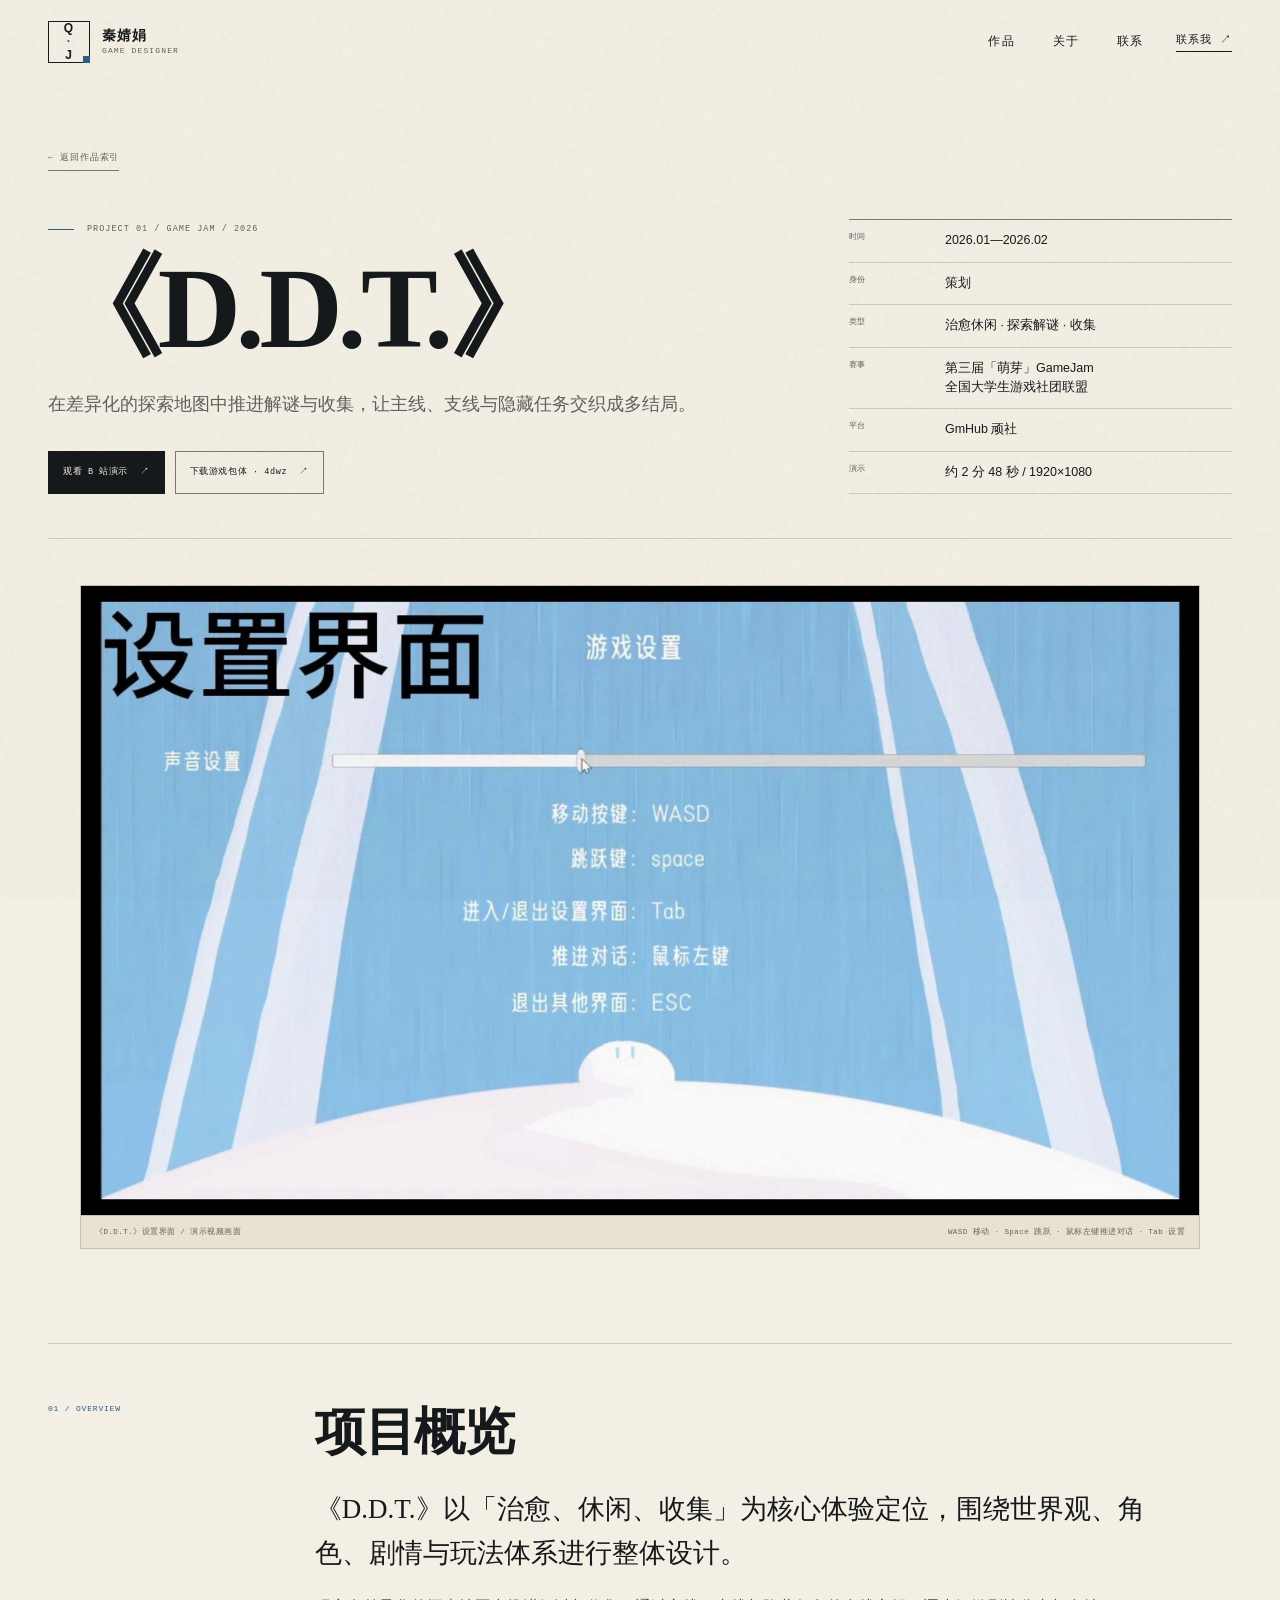
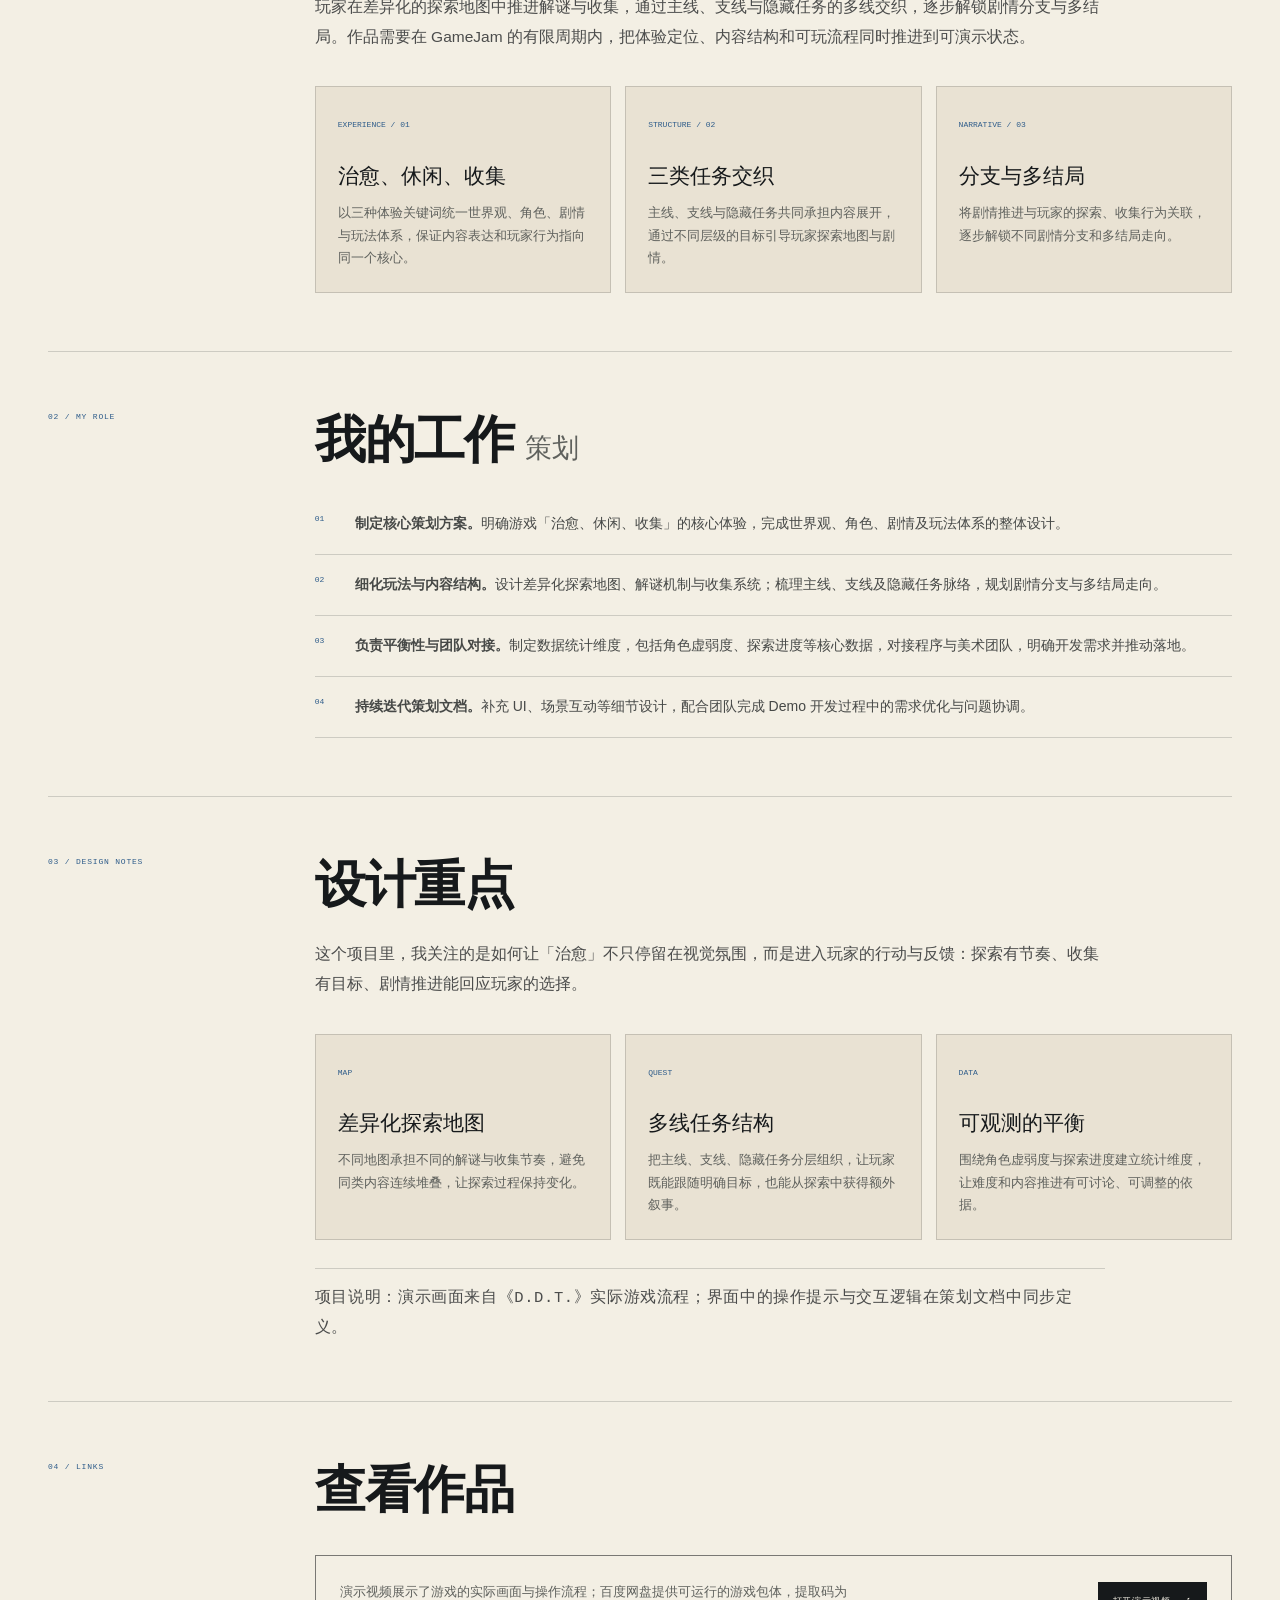
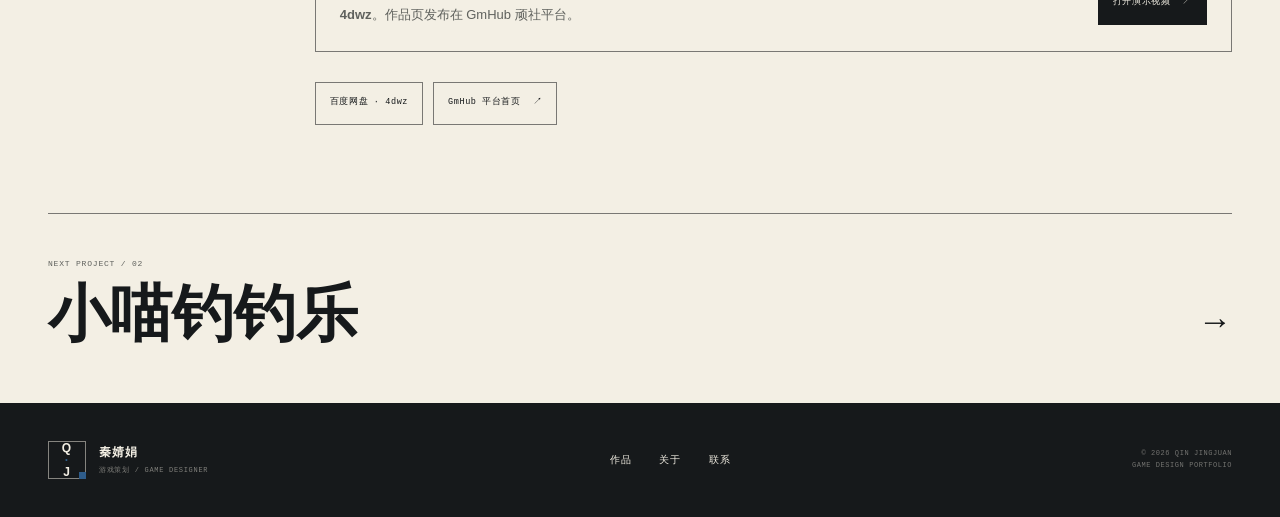
<file: work/ddt.html>
<!DOCTYPE html>
<html lang="zh-CN">
<head>
  <meta charset="UTF-8">
  <meta name="viewport" content="width=device-width, initial-scale=1.0">
  <meta name="description" content="《D.D.T.》项目案例：秦婧娟在第三届「萌芽」GameJam 中担任策划，完成世界观、玩法、任务与多结局设计。">
  <meta name="theme-color" content="#f3efe4">
  <title>《D.D.T.》项目案例｜秦婧娟</title>
  <link rel="icon" href="../assets/img/favicon.svg" type="image/svg+xml">
  <script>document.documentElement.classList.add("js");</script>
  <link rel="stylesheet" href="../assets/css/site.css">
</head>
<body class="page-project project-ddt">
  <a class="skip-link" href="#main">跳到主要内容</a>
  <div class="grain" aria-hidden="true"></div>
  <div class="scroll-progress" aria-hidden="true"><span></span></div>

  <header class="site-header" data-site-header>
    <div class="header-inner">
      <a class="brand" href="../index.html" aria-label="秦婧娟作品集首页">
        <span class="brand-mark">Q<span>·</span>J</span>
        <span class="brand-name">秦婧娟<small>GAME DESIGNER</small></span>
      </a>
      <nav class="main-nav" aria-label="主导航">
        <a href="../index.html#work">作品</a>
        <a href="../index.html#about">关于</a>
        <a href="../index.html#contact">联系</a>
      </nav>
      <div class="header-actions">
        <a class="nav-cta" href="../index.html#contact">联系我 <span aria-hidden="true">↗</span></a>
        <button class="menu-toggle" type="button" aria-expanded="false" aria-controls="mobile-nav">
          <span></span><span></span><span class="sr-only">打开菜单</span>
        </button>
      </div>
    </div>
  </header>

  <div class="mobile-nav" id="mobile-nav" hidden>
    <nav aria-label="移动端导航">
      <a href="../index.html#work"><span>01</span>作品</a>
      <a href="../index.html#about"><span>02</span>关于</a>
      <a href="../index.html#contact"><span>03</span>联系</a>
    </nav>
    <div class="mobile-nav-foot">
      <span>游戏策划 · 实习</span>
      <a href="mailto:1965831772@qq.com">1965831772@qq.com</a>
    </div>
  </div>

  <main id="main" class="case-main">
    <div class="case-wrap">
      <a class="back-link" href="../index.html#work">← 返回作品索引</a>

      <header class="case-heading">
        <div>
          <div class="case-kicker">PROJECT 01 / GAME JAM / 2026</div>
          <h1 class="case-title">《D.D.T.》</h1>
          <p class="case-lead">在差异化的探索地图中推进解谜与收集，让主线、支线与隐藏任务交织成多结局。</p>
          <div class="case-actions">
            <a class="link-button is-primary" href="https://www.bilibili.com/video/BV1CtcnzmEyD/" target="_blank" rel="noopener">观看 B 站演示 <span aria-hidden="true">↗</span></a>
            <a class="link-button" href="https://pan.baidu.com/s/1tQ5bRh4tsVrCLy5G6JrtWQ?pwd=4dwz" target="_blank" rel="noopener">下载游戏包体 · 4dwz <span aria-hidden="true">↗</span></a>
          </div>
        </div>
        <dl class="case-meta">
          <div><dt>时间</dt><dd>2026.01—2026.02</dd></div>
          <div><dt>身份</dt><dd>策划</dd></div>
          <div><dt>类型</dt><dd>治愈休闲 · 探索解谜 · 收集</dd></div>
          <div><dt>赛事</dt><dd>第三届「萌芽」GameJam<br>全国大学生游戏社团联盟</dd></div>
          <div><dt>平台</dt><dd>GmHub 顽社</dd></div>
          <div><dt>演示</dt><dd>约 2 分 48 秒 / 1920×1080</dd></div>
        </dl>
      </header>

      <figure class="case-hero-media">
        <img src="../assets/img/ddt-settings.jpg" width="1421" height="800" alt="《D.D.T.》游戏设置界面，浅蓝色场景中展示声音设置和移动、跳跃、对话、设置的操作按键">
        <figcaption>
          <span>《D.D.T.》设置界面 / 演示视频画面</span>
          <span>WASD 移动 · Space 跳跃 · 鼠标左键推进对话 · Tab 设置</span>
        </figcaption>
      </figure>

      <div class="case-body">
        <section class="case-section" id="overview">
          <div class="case-label">01 / OVERVIEW</div>
          <div class="case-content">
            <h2>项目概览</h2>
            <p class="case-lead-text">《D.D.T.》以「治愈、休闲、收集」为核心体验定位，围绕世界观、角色、剧情与玩法体系进行整体设计。</p>
            <p>玩家在差异化的探索地图中推进解谜与收集，通过主线、支线与隐藏任务的多线交织，逐步解锁剧情分支与多结局。作品需要在 GameJam 的有限周期内，把体验定位、内容结构和可玩流程同时推进到可演示状态。</p>
            <div class="highlight-grid">
              <div class="highlight">
                <span>EXPERIENCE / 01</span>
                <h3>治愈、休闲、收集</h3>
                <p>以三种体验关键词统一世界观、角色、剧情与玩法体系，保证内容表达和玩家行为指向同一个核心。</p>
              </div>
              <div class="highlight">
                <span>STRUCTURE / 02</span>
                <h3>三类任务交织</h3>
                <p>主线、支线与隐藏任务共同承担内容展开，通过不同层级的目标引导玩家探索地图与剧情。</p>
              </div>
              <div class="highlight">
                <span>NARRATIVE / 03</span>
                <h3>分支与多结局</h3>
                <p>将剧情推进与玩家的探索、收集行为关联，逐步解锁不同剧情分支和多结局走向。</p>
              </div>
            </div>
          </div>
        </section>

        <section class="case-section" id="work">
          <div class="case-label">02 / MY ROLE</div>
          <div class="case-content">
            <h2>我的工作 <span class="cn-small">策划</span></h2>
            <ol class="work-list">
              <li><span>01</span><p><strong>制定核心策划方案。</strong>明确游戏「治愈、休闲、收集」的核心体验，完成世界观、角色、剧情及玩法体系的整体设计。</p></li>
              <li><span>02</span><p><strong>细化玩法与内容结构。</strong>设计差异化探索地图、解谜机制与收集系统；梳理主线、支线及隐藏任务脉络，规划剧情分支与多结局走向。</p></li>
              <li><span>03</span><p><strong>负责平衡性与团队对接。</strong>制定数据统计维度，包括角色虚弱度、探索进度等核心数据，对接程序与美术团队，明确开发需求并推动落地。</p></li>
              <li><span>04</span><p><strong>持续迭代策划文档。</strong>补充 UI、场景互动等细节设计，配合团队完成 Demo 开发过程中的需求优化与问题协调。</p></li>
            </ol>
          </div>
        </section>

        <section class="case-section" id="design">
          <div class="case-label">03 / DESIGN NOTES</div>
          <div class="case-content">
            <h2>设计重点</h2>
            <p>这个项目里，我关注的是如何让「治愈」不只停留在视觉氛围，而是进入玩家的行动与反馈：探索有节奏、收集有目标、剧情推进能回应玩家的选择。</p>
            <div class="highlight-grid">
              <div class="highlight">
                <span>MAP</span>
                <h3>差异化探索地图</h3>
                <p>不同地图承担不同的解谜与收集节奏，避免同类内容连续堆叠，让探索过程保持变化。</p>
              </div>
              <div class="highlight">
                <span>QUEST</span>
                <h3>多线任务结构</h3>
                <p>把主线、支线、隐藏任务分层组织，让玩家既能跟随明确目标，也能从探索中获得额外叙事。</p>
              </div>
              <div class="highlight">
                <span>DATA</span>
                <h3>可观测的平衡</h3>
                <p>围绕角色虚弱度与探索进度建立统计维度，让难度和内容推进有可讨论、可调整的依据。</p>
              </div>
            </div>
            <p class="note-line">项目说明：演示画面来自《D.D.T.》实际游戏流程；界面中的操作提示与交互逻辑在策划文档中同步定义。</p>
          </div>
        </section>

        <section class="case-section" id="links">
          <div class="case-label">04 / LINKS</div>
          <div class="case-content">
            <h2>查看作品</h2>
            <div class="project-link-block">
              <p>演示视频展示了游戏的实际画面与操作流程；百度网盘提供可运行的游戏包体，提取码为 <strong>4dwz</strong>。作品页发布在 GmHub 顽社平台。</p>
              <a class="link-button is-primary" href="https://www.bilibili.com/video/BV1CtcnzmEyD/" target="_blank" rel="noopener">打开演示视频 <span aria-hidden="true">↗</span></a>
            </div>
            <div class="case-actions">
              <a class="link-button" href="https://pan.baidu.com/s/1tQ5bRh4tsVrCLy5G6JrtWQ?pwd=4dwz" target="_blank" rel="noopener">百度网盘 · 4dwz</a>
              <a class="link-button" href="https://www.gmhub.com/" target="_blank" rel="noopener">GmHub 平台首页 <span aria-hidden="true">↗</span></a>
            </div>
          </div>
        </section>

        <a class="next-project" href="diaodiao.html">
          <div><small>NEXT PROJECT / 02</small><strong>小喵钓钓乐</strong></div>
          <span aria-hidden="true">→</span>
        </a>
      </div>
    </div>
  </main>

  <footer class="site-footer">
    <div class="container footer-grid">
      <div class="footer-brand">
        <span class="brand-mark brand-mark-light">Q<span>·</span>J</span>
        <div><strong>秦婧娟</strong><span>游戏策划 / GAME DESIGNER</span></div>
      </div>
      <nav class="footer-nav" aria-label="页脚导航">
        <a href="../index.html#work">作品</a>
        <a href="../index.html#about">关于</a>
        <a href="../index.html#contact">联系</a>
      </nav>
      <p class="footer-note">© 2026 QIN JINGJUAN<br>GAME DESIGN PORTFOLIO</p>
    </div>
  </footer>

  <div class="toast" role="status" aria-live="polite"></div>
  <script src="../assets/js/site.js"></script>
</body>
</html>
</file>
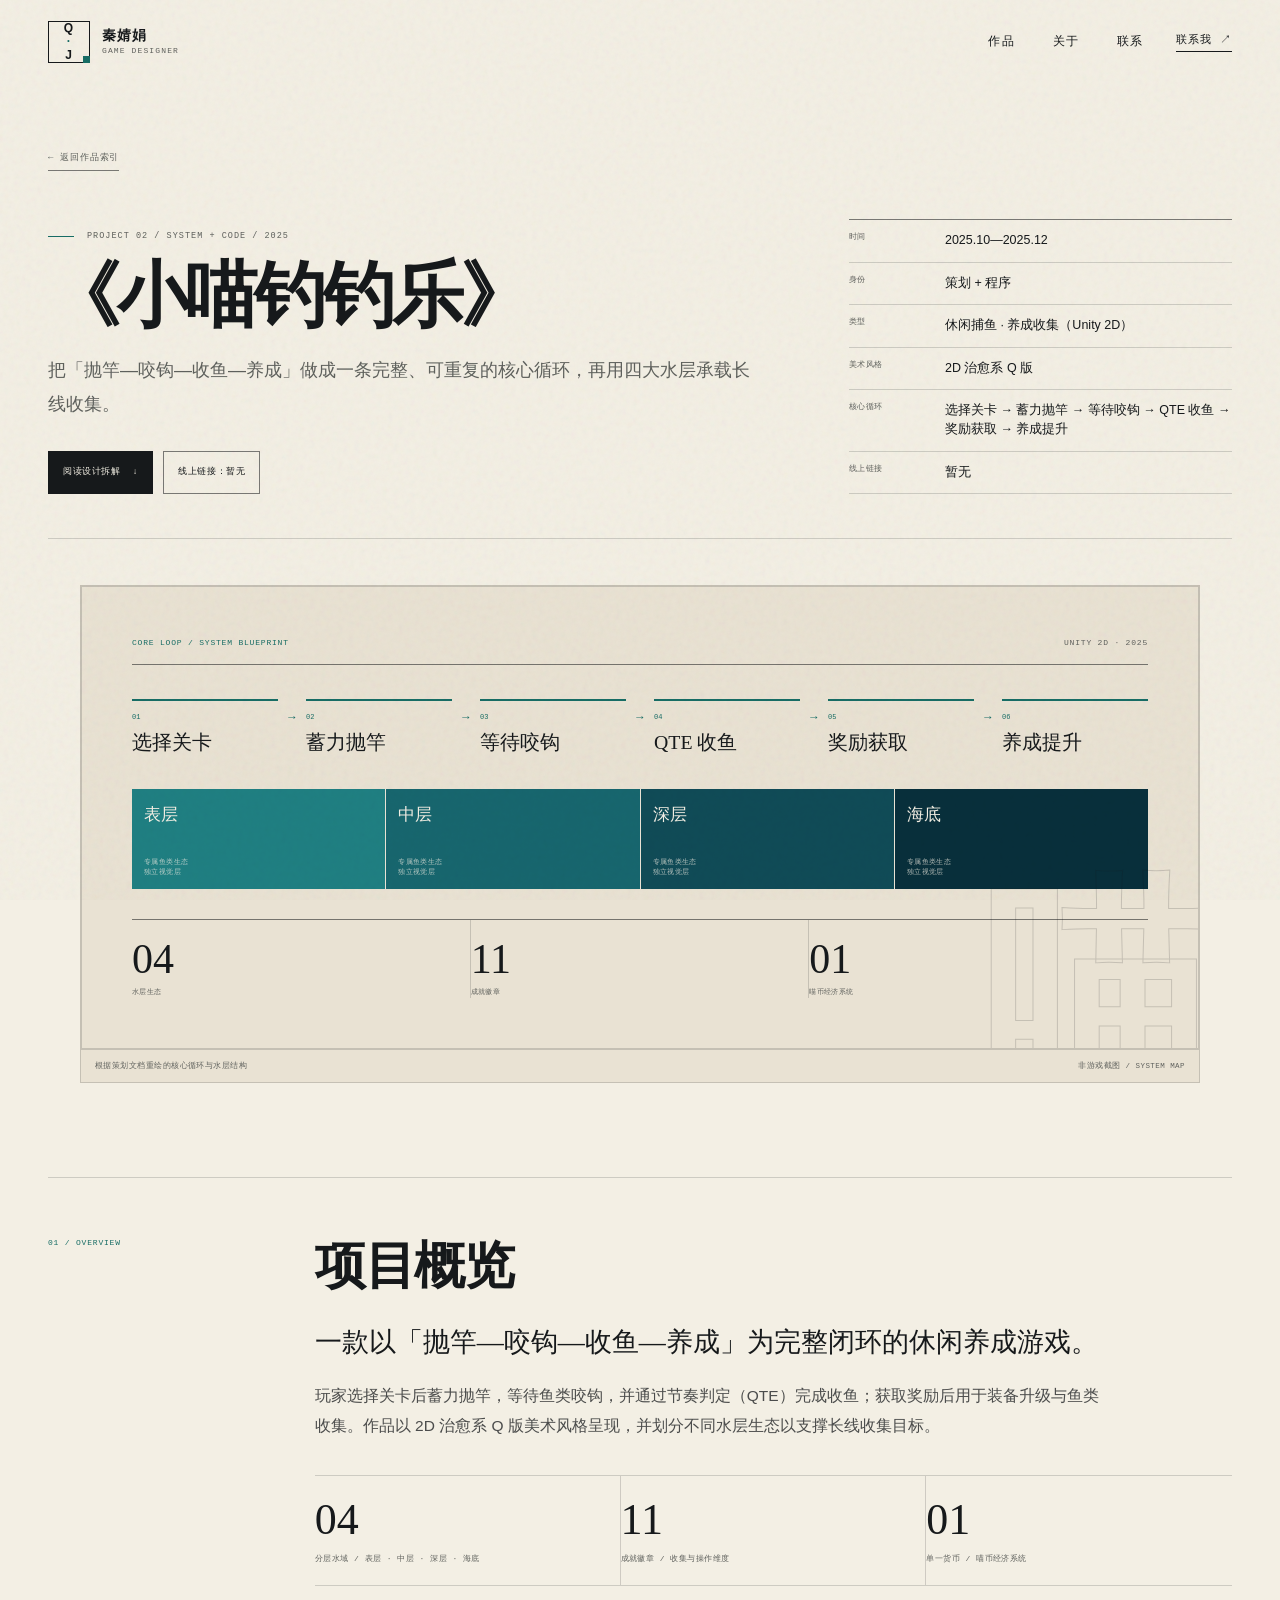
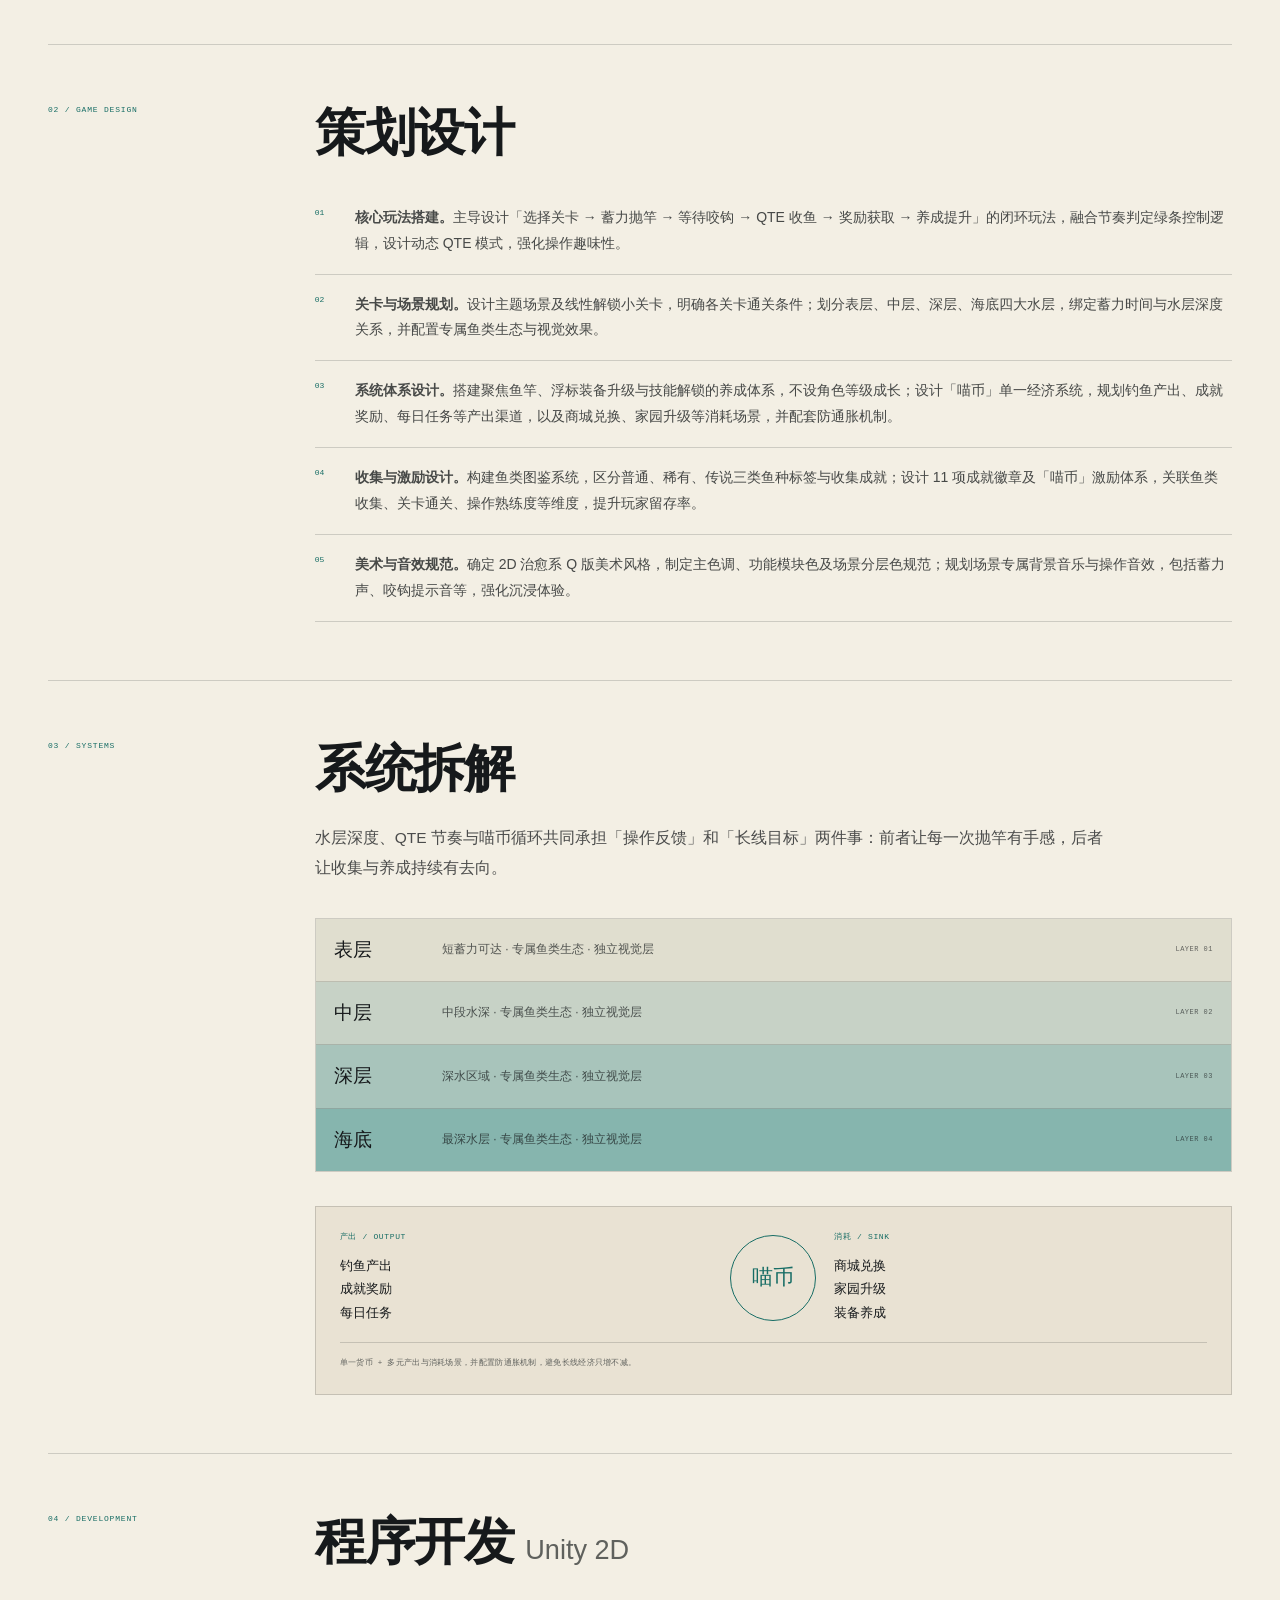
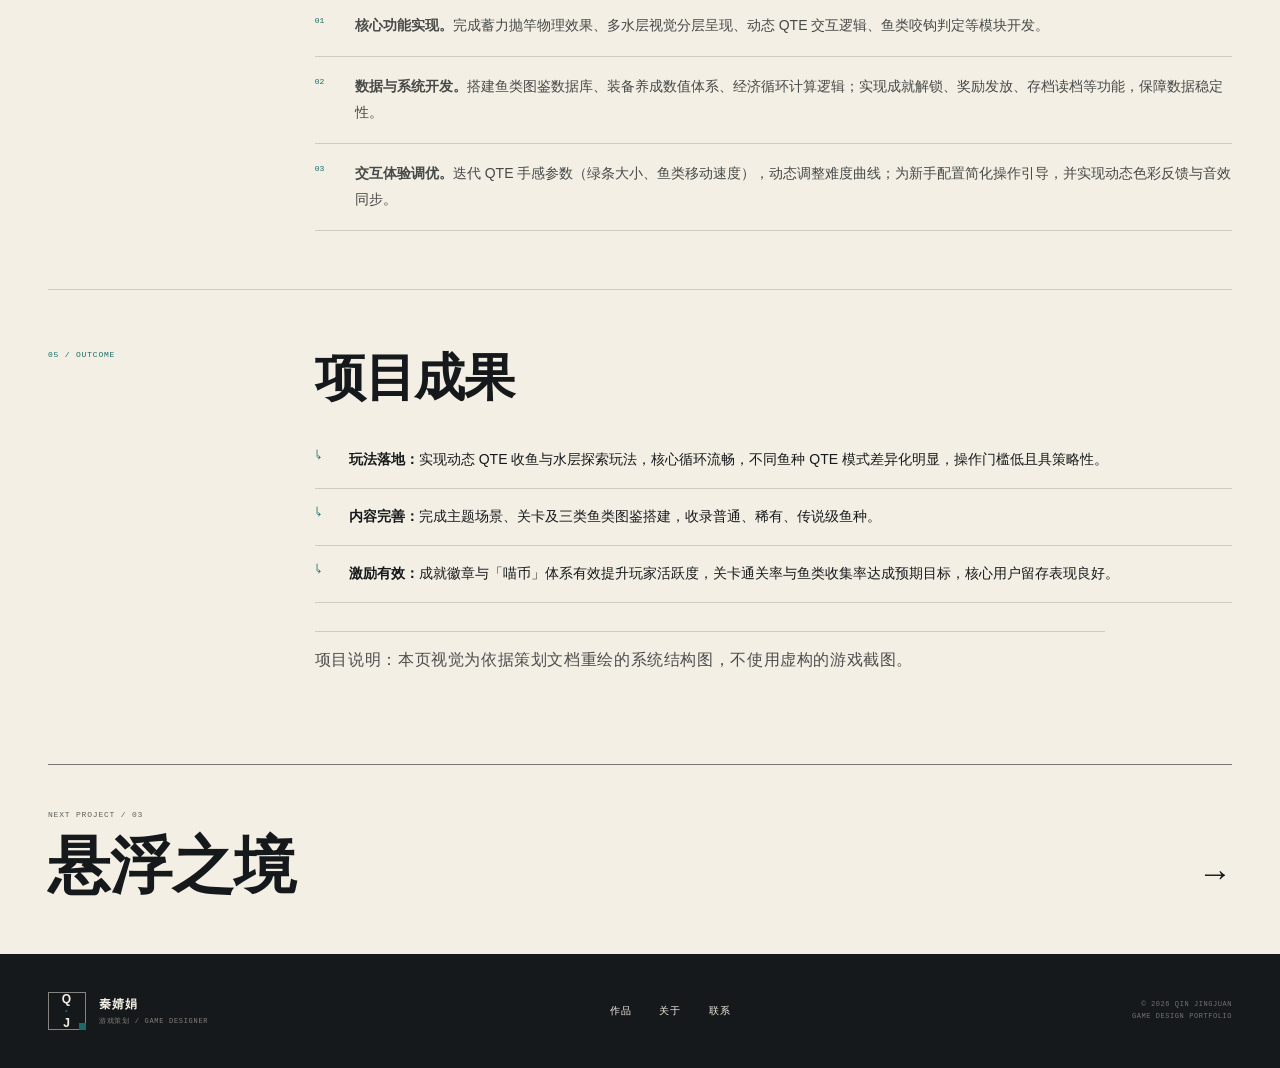
<file: work/diaodiao.html>
<!DOCTYPE html>
<html lang="zh-CN">
<head>
  <meta charset="UTF-8">
  <meta name="viewport" content="width=device-width, initial-scale=1.0">
  <meta name="description" content="《小喵钓钓乐》项目案例：秦婧娟同时担任策划与程序，搭建捕鱼核心循环、四大水层、喵币经济与 Unity 2D 功能。">
  <meta name="theme-color" content="#f3efe4">
  <title>《小喵钓钓乐》项目案例｜秦婧娟</title>
  <link rel="icon" href="../assets/img/favicon.svg" type="image/svg+xml">
  <script>document.documentElement.classList.add("js");</script>
  <link rel="stylesheet" href="../assets/css/site.css">
</head>
<body class="page-project project-diaodiao">
  <a class="skip-link" href="#main">跳到主要内容</a>
  <div class="grain" aria-hidden="true"></div>
  <div class="scroll-progress" aria-hidden="true"><span></span></div>

  <header class="site-header" data-site-header>
    <div class="header-inner">
      <a class="brand" href="../index.html" aria-label="秦婧娟作品集首页">
        <span class="brand-mark">Q<span>·</span>J</span>
        <span class="brand-name">秦婧娟<small>GAME DESIGNER</small></span>
      </a>
      <nav class="main-nav" aria-label="主导航">
        <a href="../index.html#work">作品</a>
        <a href="../index.html#about">关于</a>
        <a href="../index.html#contact">联系</a>
      </nav>
      <div class="header-actions">
        <a class="nav-cta" href="../index.html#contact">联系我 <span aria-hidden="true">↗</span></a>
        <button class="menu-toggle" type="button" aria-expanded="false" aria-controls="mobile-nav">
          <span></span><span></span><span class="sr-only">打开菜单</span>
        </button>
      </div>
    </div>
  </header>

  <div class="mobile-nav" id="mobile-nav" hidden>
    <nav aria-label="移动端导航">
      <a href="../index.html#work"><span>01</span>作品</a>
      <a href="../index.html#about"><span>02</span>关于</a>
      <a href="../index.html#contact"><span>03</span>联系</a>
    </nav>
    <div class="mobile-nav-foot">
      <span>游戏策划 · 实习</span>
      <a href="mailto:1965831772@qq.com">1965831772@qq.com</a>
    </div>
  </div>

  <main id="main" class="case-main">
    <div class="case-wrap">
      <a class="back-link" href="../index.html#work">← 返回作品索引</a>

      <header class="case-heading">
        <div>
          <div class="case-kicker">PROJECT 02 / SYSTEM + CODE / 2025</div>
          <h1 class="case-title case-title-long">《小喵钓钓乐》</h1>
          <p class="case-lead">把「抛竿—咬钩—收鱼—养成」做成一条完整、可重复的核心循环，再用四大水层承载长线收集。</p>
          <div class="case-actions">
            <a class="link-button is-primary" href="#design">阅读设计拆解 <span aria-hidden="true">↓</span></a>
            <span class="link-button">线上链接：暂无</span>
          </div>
        </div>
        <dl class="case-meta">
          <div><dt>时间</dt><dd>2025.10—2025.12</dd></div>
          <div><dt>身份</dt><dd>策划 + 程序</dd></div>
          <div><dt>类型</dt><dd>休闲捕鱼 · 养成收集（Unity 2D）</dd></div>
          <div><dt>美术风格</dt><dd>2D 治愈系 Q 版</dd></div>
          <div><dt>核心循环</dt><dd>选择关卡 → 蓄力抛竿 → 等待咬钩 → QTE 收鱼 → 奖励获取 → 养成提升</dd></div>
          <div><dt>线上链接</dt><dd>暂无</dd></div>
        </dl>
      </header>

      <figure class="case-hero-media">
        <div class="design-board">
          <div class="board-head">
            <span>CORE LOOP / SYSTEM BLUEPRINT</span>
            <span>UNITY 2D · 2025</span>
          </div>
          <div class="board-loop">
            <div class="board-step"><small>01</small><b>选择关卡</b></div>
            <i class="board-arrow" aria-hidden="true">→</i>
            <div class="board-step"><small>02</small><b>蓄力抛竿</b></div>
            <i class="board-arrow" aria-hidden="true">→</i>
            <div class="board-step"><small>03</small><b>等待咬钩</b></div>
            <i class="board-arrow" aria-hidden="true">→</i>
            <div class="board-step"><small>04</small><b>QTE 收鱼</b></div>
            <i class="board-arrow" aria-hidden="true">→</i>
            <div class="board-step"><small>05</small><b>奖励获取</b></div>
            <i class="board-arrow" aria-hidden="true">→</i>
            <div class="board-step"><small>06</small><b>养成提升</b></div>
          </div>
          <div class="board-water">
            <div><strong>表层</strong><small>专属鱼类生态<br>独立视觉层</small></div>
            <div><strong>中层</strong><small>专属鱼类生态<br>独立视觉层</small></div>
            <div><strong>深层</strong><small>专属鱼类生态<br>独立视觉层</small></div>
            <div><strong>海底</strong><small>专属鱼类生态<br>独立视觉层</small></div>
          </div>
          <div class="board-stats">
            <div><b>04</b><span>水层生态</span></div>
            <div><b>11</b><span>成就徽章</span></div>
            <div><b>01</b><span>喵币经济系统</span></div>
          </div>
          <span class="board-stamp" aria-hidden="true">喵</span>
        </div>
        <figcaption>
          <span>根据策划文档重绘的核心循环与水层结构</span>
          <span>非游戏截图 / SYSTEM MAP</span>
        </figcaption>
      </figure>

      <div class="case-body">
        <section class="case-section" id="overview">
          <div class="case-label">01 / OVERVIEW</div>
          <div class="case-content">
            <h2>项目概览</h2>
            <p class="case-lead-text">一款以「抛竿—咬钩—收鱼—养成」为完整闭环的休闲养成游戏。</p>
            <p>玩家选择关卡后蓄力抛竿，等待鱼类咬钩，并通过节奏判定（QTE）完成收鱼；获取奖励后用于装备升级与鱼类收集。作品以 2D 治愈系 Q 版美术风格呈现，并划分不同水层生态以支撑长线收集目标。</p>
            <div class="stat-row">
              <div><b>04</b><span>分层水域 / 表层 · 中层 · 深层 · 海底</span></div>
              <div><b>11</b><span>成就徽章 / 收集与操作维度</span></div>
              <div><b>01</b><span>单一货币 / 喵币经济系统</span></div>
            </div>
          </div>
        </section>

        <section class="case-section" id="design">
          <div class="case-label">02 / GAME DESIGN</div>
          <div class="case-content">
            <h2>策划设计</h2>
            <ol class="work-list">
              <li><span>01</span><p><strong>核心玩法搭建。</strong>主导设计「选择关卡 → 蓄力抛竿 → 等待咬钩 → QTE 收鱼 → 奖励获取 → 养成提升」的闭环玩法，融合节奏判定绿条控制逻辑，设计动态 QTE 模式，强化操作趣味性。</p></li>
              <li><span>02</span><p><strong>关卡与场景规划。</strong>设计主题场景及线性解锁小关卡，明确各关卡通关条件；划分表层、中层、深层、海底四大水层，绑定蓄力时间与水层深度关系，并配置专属鱼类生态与视觉效果。</p></li>
              <li><span>03</span><p><strong>系统体系设计。</strong>搭建聚焦鱼竿、浮标装备升级与技能解锁的养成体系，不设角色等级成长；设计「喵币」单一经济系统，规划钓鱼产出、成就奖励、每日任务等产出渠道，以及商城兑换、家园升级等消耗场景，并配套防通胀机制。</p></li>
              <li><span>04</span><p><strong>收集与激励设计。</strong>构建鱼类图鉴系统，区分普通、稀有、传说三类鱼种标签与收集成就；设计 11 项成就徽章及「喵币」激励体系，关联鱼类收集、关卡通关、操作熟练度等维度，提升玩家留存率。</p></li>
              <li><span>05</span><p><strong>美术与音效规范。</strong>确定 2D 治愈系 Q 版美术风格，制定主色调、功能模块色及场景分层色规范；规划场景专属背景音乐与操作音效，包括蓄力声、咬钩提示音等，强化沉浸体验。</p></li>
            </ol>
          </div>
        </section>

        <section class="case-section" id="systems">
          <div class="case-label">03 / SYSTEMS</div>
          <div class="case-content">
            <h2>系统拆解</h2>
            <p>水层深度、QTE 节奏与喵币循环共同承担「操作反馈」和「长线目标」两件事：前者让每一次抛竿有手感，后者让收集与养成持续有去向。</p>

            <div class="layers" aria-label="四大水层结构">
              <div class="layer" style="--depth: 5">
                <strong>表层</strong>
                <span>短蓄力可达 · 专属鱼类生态 · 独立视觉层</span>
                <small>LAYER 01</small>
              </div>
              <div class="layer" style="--depth: 18">
                <strong>中层</strong>
                <span>中段水深 · 专属鱼类生态 · 独立视觉层</span>
                <small>LAYER 02</small>
              </div>
              <div class="layer" style="--depth: 34">
                <strong>深层</strong>
                <span>深水区域 · 专属鱼类生态 · 独立视觉层</span>
                <small>LAYER 03</small>
              </div>
              <div class="layer" style="--depth: 52">
                <strong>海底</strong>
                <span>最深水层 · 专属鱼类生态 · 独立视觉层</span>
                <small>LAYER 04</small>
              </div>
            </div>

            <div class="economy-map" aria-label="喵币经济循环：钓鱼产出、成就奖励、每日任务产出喵币，用于商城兑换与家园升级">
              <div class="economy-col">
                <h3>产出 / OUTPUT</h3>
                <p>钓鱼产出<br>成就奖励<br>每日任务</p>
              </div>
              <div class="economy-core">喵币</div>
              <div class="economy-col">
                <h3>消耗 / SINK</h3>
                <p>商城兑换<br>家园升级<br>装备养成</p>
              </div>
              <p class="economy-note">单一货币 + 多元产出与消耗场景，并配置防通胀机制，避免长线经济只增不减。</p>
            </div>
          </div>
        </section>

        <section class="case-section" id="code">
          <div class="case-label">04 / DEVELOPMENT</div>
          <div class="case-content">
            <h2>程序开发 <span class="cn-small">Unity 2D</span></h2>
            <ol class="work-list">
              <li><span>01</span><p><strong>核心功能实现。</strong>完成蓄力抛竿物理效果、多水层视觉分层呈现、动态 QTE 交互逻辑、鱼类咬钩判定等模块开发。</p></li>
              <li><span>02</span><p><strong>数据与系统开发。</strong>搭建鱼类图鉴数据库、装备养成数值体系、经济循环计算逻辑；实现成就解锁、奖励发放、存档读档等功能，保障数据稳定性。</p></li>
              <li><span>03</span><p><strong>交互体验调优。</strong>迭代 QTE 手感参数（绿条大小、鱼类移动速度），动态调整难度曲线；为新手配置简化操作引导，并实现动态色彩反馈与音效同步。</p></li>
            </ol>
          </div>
        </section>

        <section class="case-section" id="results">
          <div class="case-label">05 / OUTCOME</div>
          <div class="case-content">
            <h2>项目成果</h2>
            <ul class="result-list">
              <li><p><strong>玩法落地：</strong>实现动态 QTE 收鱼与水层探索玩法，核心循环流畅，不同鱼种 QTE 模式差异化明显，操作门槛低且具策略性。</p></li>
              <li><p><strong>内容完善：</strong>完成主题场景、关卡及三类鱼类图鉴搭建，收录普通、稀有、传说级鱼种。</p></li>
              <li><p><strong>激励有效：</strong>成就徽章与「喵币」体系有效提升玩家活跃度，关卡通关率与鱼类收集率达成预期目标，核心用户留存表现良好。</p></li>
            </ul>
            <p class="note-line">项目说明：本页视觉为依据策划文档重绘的系统结构图，不使用虚构的游戏截图。</p>
          </div>
        </section>

        <a class="next-project" href="dormiveglia.html">
          <div><small>NEXT PROJECT / 03</small><strong>悬浮之境</strong></div>
          <span aria-hidden="true">→</span>
        </a>
      </div>
    </div>
  </main>

  <footer class="site-footer">
    <div class="container footer-grid">
      <div class="footer-brand">
        <span class="brand-mark brand-mark-light">Q<span>·</span>J</span>
        <div><strong>秦婧娟</strong><span>游戏策划 / GAME DESIGNER</span></div>
      </div>
      <nav class="footer-nav" aria-label="页脚导航">
        <a href="../index.html#work">作品</a>
        <a href="../index.html#about">关于</a>
        <a href="../index.html#contact">联系</a>
      </nav>
      <p class="footer-note">© 2026 QIN JINGJUAN<br>GAME DESIGN PORTFOLIO</p>
    </div>
  </footer>

  <div class="toast" role="status" aria-live="polite"></div>
  <script src="../assets/js/site.js"></script>
</body>
</html>
</file>
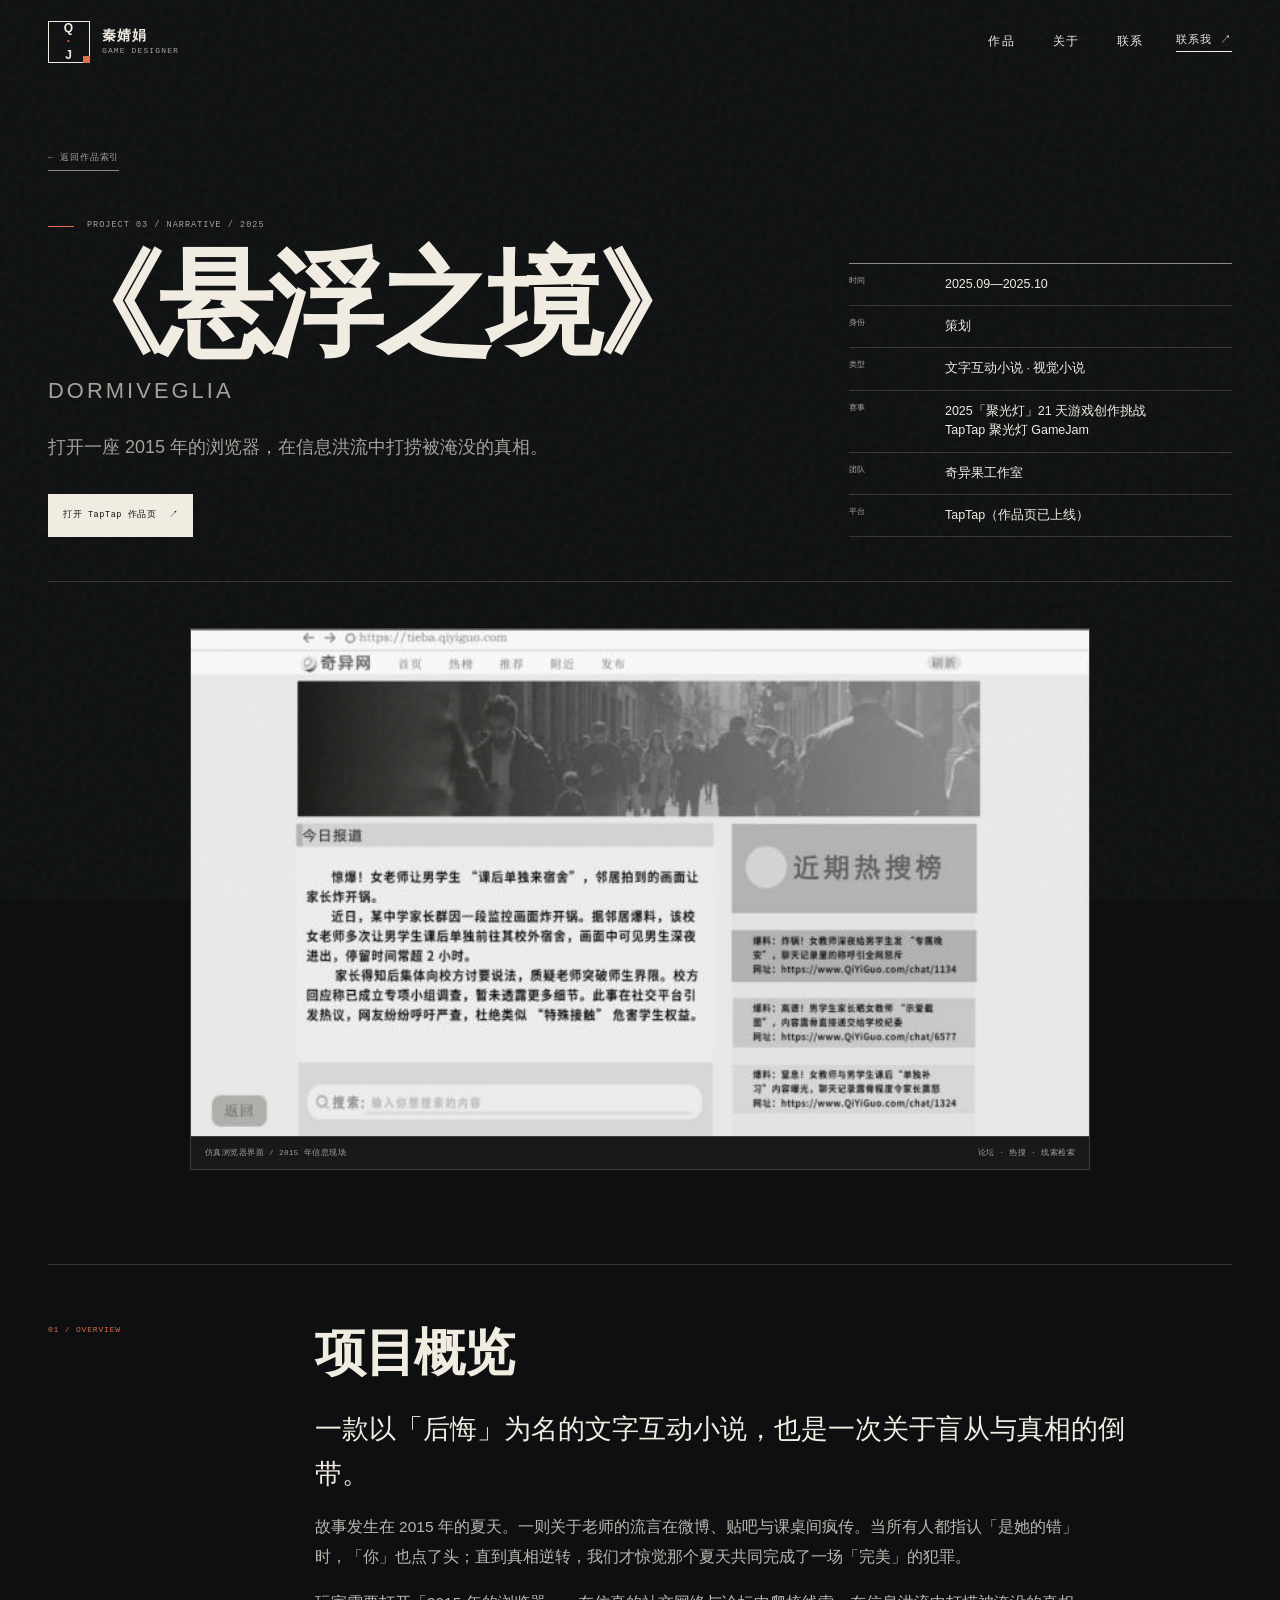
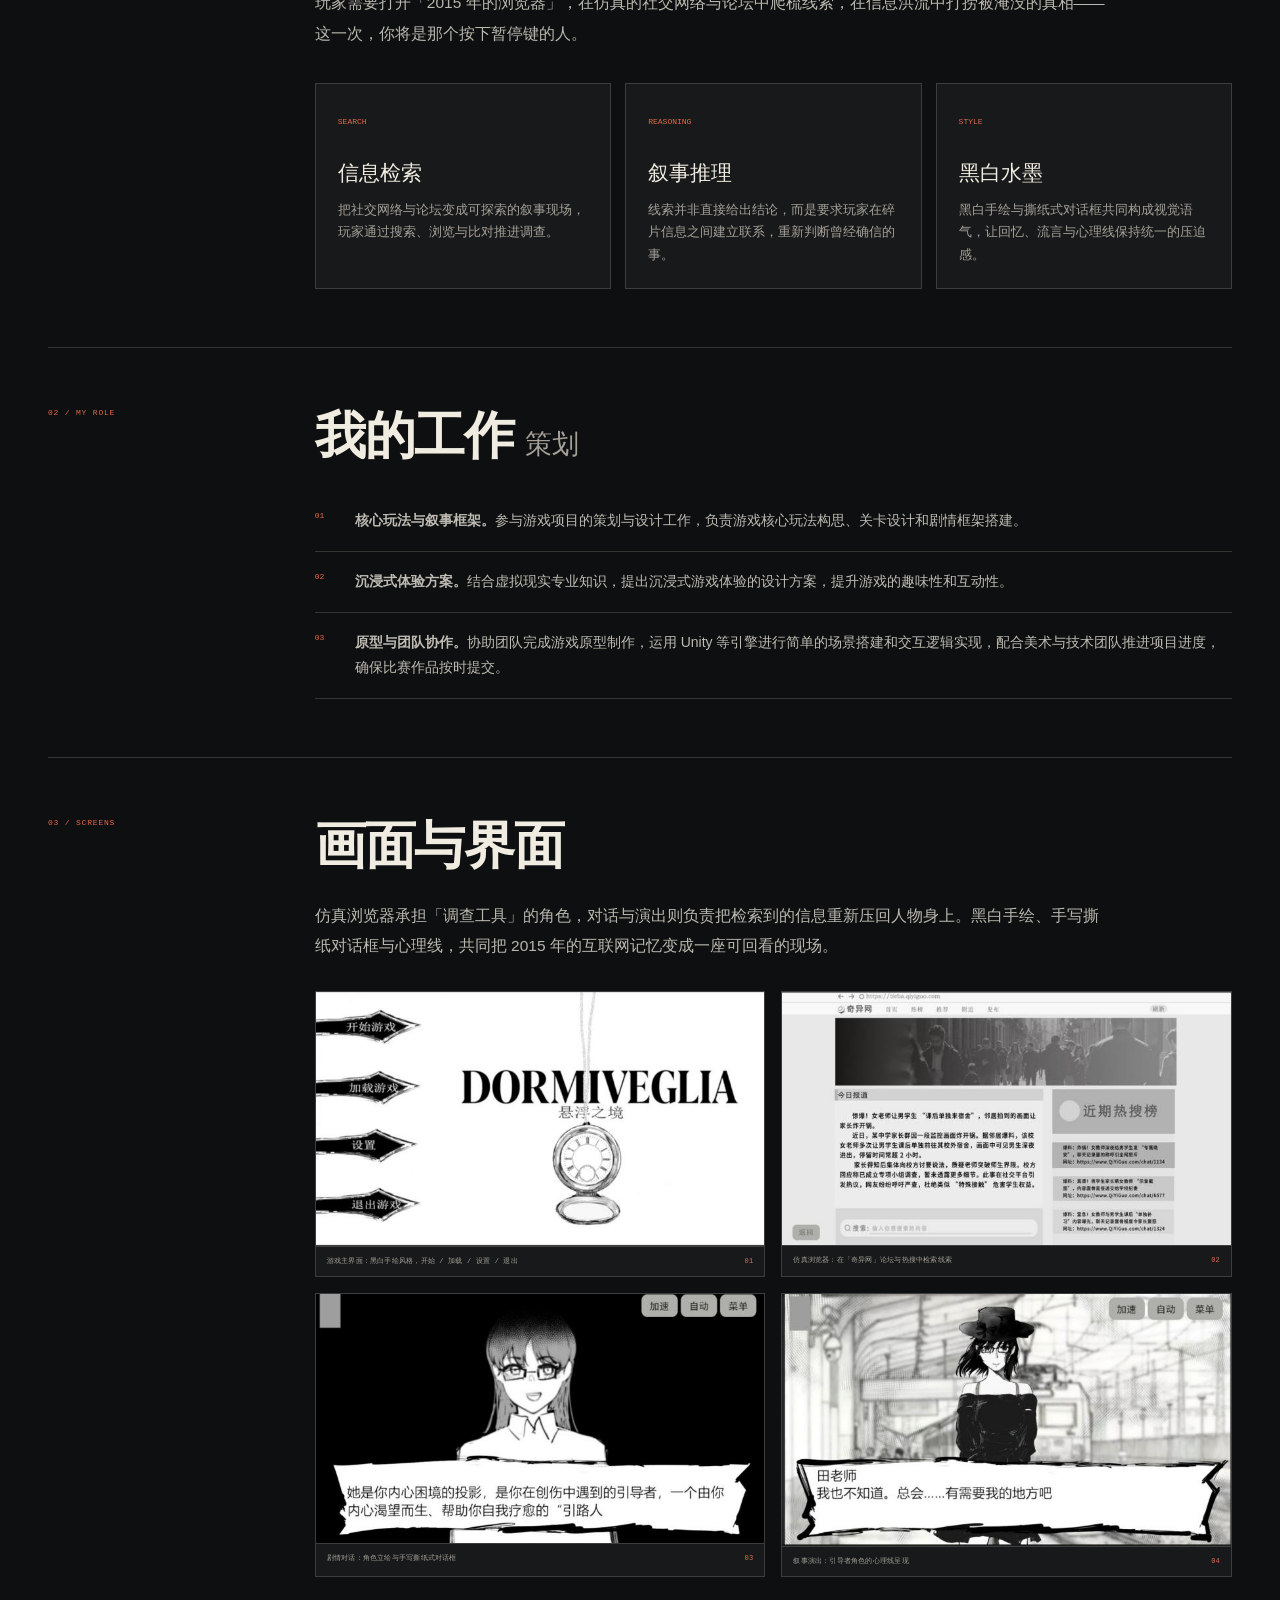
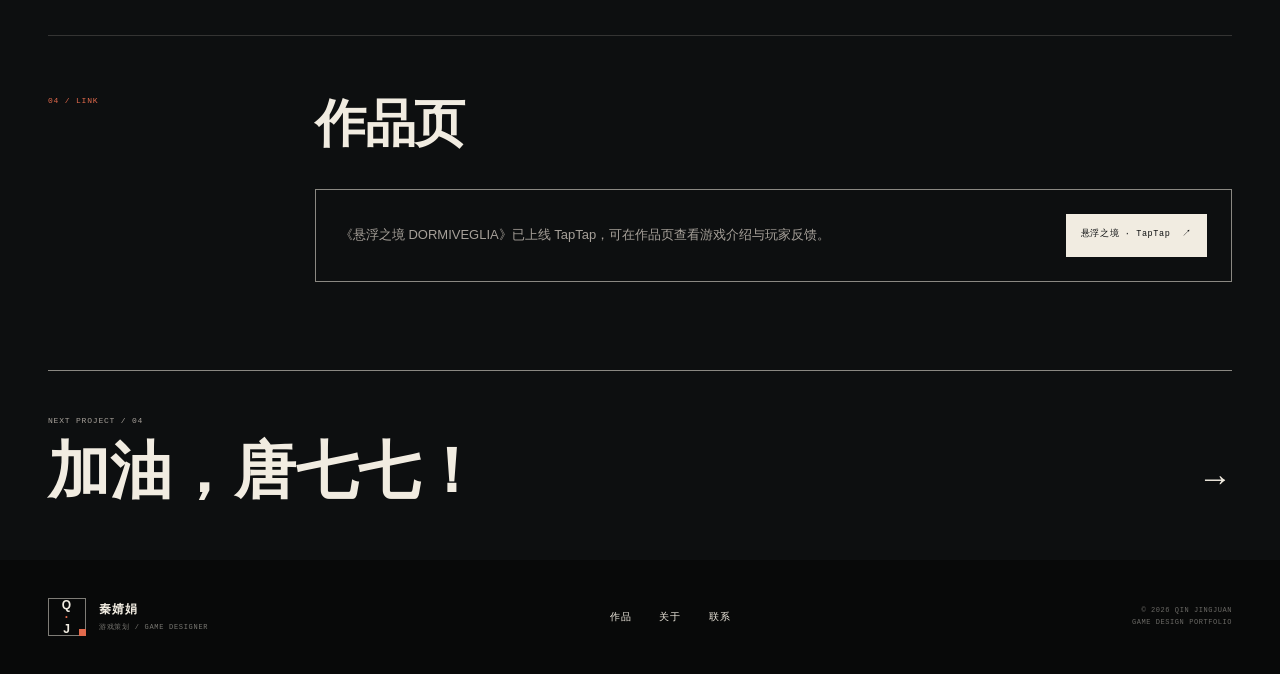
<file: work/dormiveglia.html>
<!DOCTYPE html>
<html lang="zh-CN">
<head>
  <meta charset="UTF-8">
  <meta name="viewport" content="width=device-width, initial-scale=1.0">
  <meta name="description" content="《悬浮之境 DORMIVEGLIA》项目案例：秦婧娟担任策划，参与核心玩法、关卡、剧情框架与仿真浏览器叙事设计。">
  <meta name="theme-color" content="#0d0f10">
  <title>《悬浮之境 DORMIVEGLIA》项目案例｜秦婧娟</title>
  <link rel="icon" href="../assets/img/favicon.svg" type="image/svg+xml">
  <script>document.documentElement.classList.add("js");</script>
  <link rel="stylesheet" href="../assets/css/site.css">
</head>
<body class="page-project theme-noir">
  <a class="skip-link" href="#main">跳到主要内容</a>
  <div class="grain" aria-hidden="true"></div>
  <div class="scroll-progress" aria-hidden="true"><span></span></div>

  <header class="site-header" data-site-header>
    <div class="header-inner">
      <a class="brand" href="../index.html" aria-label="秦婧娟作品集首页">
        <span class="brand-mark">Q<span>·</span>J</span>
        <span class="brand-name">秦婧娟<small>GAME DESIGNER</small></span>
      </a>
      <nav class="main-nav" aria-label="主导航">
        <a href="../index.html#work">作品</a>
        <a href="../index.html#about">关于</a>
        <a href="../index.html#contact">联系</a>
      </nav>
      <div class="header-actions">
        <a class="nav-cta" href="../index.html#contact">联系我 <span aria-hidden="true">↗</span></a>
        <button class="menu-toggle" type="button" aria-expanded="false" aria-controls="mobile-nav">
          <span></span><span></span><span class="sr-only">打开菜单</span>
        </button>
      </div>
    </div>
  </header>

  <div class="mobile-nav" id="mobile-nav" hidden>
    <nav aria-label="移动端导航">
      <a href="../index.html#work"><span>01</span>作品</a>
      <a href="../index.html#about"><span>02</span>关于</a>
      <a href="../index.html#contact"><span>03</span>联系</a>
    </nav>
    <div class="mobile-nav-foot">
      <span>游戏策划 · 实习</span>
      <a href="mailto:1965831772@qq.com">1965831772@qq.com</a>
    </div>
  </div>

  <main id="main" class="case-main">
    <div class="case-wrap">
      <a class="back-link" href="../index.html#work">← 返回作品索引</a>

      <header class="case-heading">
        <div>
          <div class="case-kicker">PROJECT 03 / NARRATIVE / 2025</div>
          <h1 class="case-title">《悬浮之境》<span class="case-title-en">DORMIVEGLIA</span></h1>
          <p class="case-lead">打开一座 2015 年的浏览器，在信息洪流中打捞被淹没的真相。</p>
          <div class="case-actions">
            <a class="link-button is-primary" href="https://www.taptap.cn/app/781564" target="_blank" rel="noopener">打开 TapTap 作品页 <span aria-hidden="true">↗</span></a>
          </div>
        </div>
        <dl class="case-meta">
          <div><dt>时间</dt><dd>2025.09—2025.10</dd></div>
          <div><dt>身份</dt><dd>策划</dd></div>
          <div><dt>类型</dt><dd>文字互动小说 · 视觉小说</dd></div>
          <div><dt>赛事</dt><dd>2025「聚光灯」21 天游戏创作挑战<br>TapTap 聚光灯 GameJam</dd></div>
          <div><dt>团队</dt><dd>奇异果工作室</dd></div>
          <div><dt>平台</dt><dd>TapTap（作品页已上线）</dd></div>
        </dl>
      </header>

      <figure class="case-hero-media media-compact">
        <img src="../assets/img/dormiveglia-browser.jpg" width="683" height="387" alt="《悬浮之境》仿真浏览器界面，在奇异网论坛与近期热搜中检索线索">
        <figcaption>
          <span>仿真浏览器界面 / 2015 年信息现场</span>
          <span>论坛 · 热搜 · 线索检索</span>
        </figcaption>
      </figure>

      <div class="case-body">
        <section class="case-section" id="overview">
          <div class="case-label">01 / OVERVIEW</div>
          <div class="case-content">
            <h2>项目概览</h2>
            <p class="case-lead-text">一款以「后悔」为名的文字互动小说，也是一次关于盲从与真相的倒带。</p>
            <p>故事发生在 2015 年的夏天。一则关于老师的流言在微博、贴吧与课桌间疯传。当所有人都指认「是她的错」时，「你」也点了头；直到真相逆转，我们才惊觉那个夏天共同完成了一场「完美」的犯罪。</p>
            <p>玩家需要打开「2015 年的浏览器」，在仿真的社交网络与论坛中爬梳线索，在信息洪流中打捞被淹没的真相——这一次，你将是那个按下暂停键的人。</p>
            <div class="highlight-grid">
              <div class="highlight">
                <span>SEARCH</span>
                <h3>信息检索</h3>
                <p>把社交网络与论坛变成可探索的叙事现场，玩家通过搜索、浏览与比对推进调查。</p>
              </div>
              <div class="highlight">
                <span>REASONING</span>
                <h3>叙事推理</h3>
                <p>线索并非直接给出结论，而是要求玩家在碎片信息之间建立联系，重新判断曾经确信的事。</p>
              </div>
              <div class="highlight">
                <span>STYLE</span>
                <h3>黑白水墨</h3>
                <p>黑白手绘与撕纸式对话框共同构成视觉语气，让回忆、流言与心理线保持统一的压迫感。</p>
              </div>
            </div>
          </div>
        </section>

        <section class="case-section" id="work">
          <div class="case-label">02 / MY ROLE</div>
          <div class="case-content">
            <h2>我的工作 <span class="cn-small">策划</span></h2>
            <ol class="work-list">
              <li><span>01</span><p><strong>核心玩法与叙事框架。</strong>参与游戏项目的策划与设计工作，负责游戏核心玩法构思、关卡设计和剧情框架搭建。</p></li>
              <li><span>02</span><p><strong>沉浸式体验方案。</strong>结合虚拟现实专业知识，提出沉浸式游戏体验的设计方案，提升游戏的趣味性和互动性。</p></li>
              <li><span>03</span><p><strong>原型与团队协作。</strong>协助团队完成游戏原型制作，运用 Unity 等引擎进行简单的场景搭建和交互逻辑实现，配合美术与技术团队推进项目进度，确保比赛作品按时提交。</p></li>
            </ol>
          </div>
        </section>

        <section class="case-section" id="gallery">
          <div class="case-label">03 / SCREENS</div>
          <div class="case-content">
            <h2>画面与界面</h2>
            <p>仿真浏览器承担「调查工具」的角色，对话与演出则负责把检索到的信息重新压回人物身上。黑白手绘、手写撕纸对话框与心理线，共同把 2015 年的互联网记忆变成一座可回看的现场。</p>
            <div class="gallery-grid">
              <figure>
                <img src="../assets/img/dormiveglia-menu.jpg" width="683" height="387" alt="《悬浮之境》黑白手绘主菜单，怀表图形与开始游戏、加载游戏、设置、退出游戏选项" loading="lazy">
                <figcaption><span>游戏主界面：黑白手绘风格，开始 / 加载 / 设置 / 退出</span><span>01</span></figcaption>
              </figure>
              <figure>
                <img src="../assets/img/dormiveglia-browser.jpg" width="683" height="387" alt="《悬浮之境》仿真浏览器界面，在奇异网论坛与热搜中检索线索" loading="lazy">
                <figcaption><span>仿真浏览器：在「奇异网」论坛与热搜中检索线索</span><span>02</span></figcaption>
              </figure>
              <figure>
                <img src="../assets/img/dormiveglia-dialogue-1.jpg" width="683" height="378" alt="《悬浮之境》剧情对话界面，黑白角色立绘与手写撕纸式对话框" loading="lazy">
                <figcaption><span>剧情对话：角色立绘与手写撕纸式对话框</span><span>03</span></figcaption>
              </figure>
              <figure>
                <img src="../assets/img/dormiveglia-dialogue-2.jpg" width="683" height="383" alt="《悬浮之境》叙事演出画面，黑白场景与角色对话" loading="lazy">
                <figcaption><span>叙事演出：引导者角色的心理线呈现</span><span>04</span></figcaption>
              </figure>
            </div>
          </div>
        </section>

        <section class="case-section" id="links">
          <div class="case-label">04 / LINK</div>
          <div class="case-content">
            <h2>作品页</h2>
            <div class="project-link-block">
              <p>《悬浮之境 DORMIVEGLIA》已上线 TapTap，可在作品页查看游戏介绍与玩家反馈。</p>
              <a class="link-button is-primary" href="https://www.taptap.cn/app/781564" target="_blank" rel="noopener">悬浮之境 · TapTap <span aria-hidden="true">↗</span></a>
            </div>
          </div>
        </section>

        <a class="next-project" href="tangqiqi.html">
          <div><small>NEXT PROJECT / 04</small><strong>加油，唐七七！</strong></div>
          <span aria-hidden="true">→</span>
        </a>
      </div>
    </div>
  </main>

  <footer class="site-footer">
    <div class="container footer-grid">
      <div class="footer-brand">
        <span class="brand-mark brand-mark-light">Q<span>·</span>J</span>
        <div><strong>秦婧娟</strong><span>游戏策划 / GAME DESIGNER</span></div>
      </div>
      <nav class="footer-nav" aria-label="页脚导航">
        <a href="../index.html#work">作品</a>
        <a href="../index.html#about">关于</a>
        <a href="../index.html#contact">联系</a>
      </nav>
      <p class="footer-note">© 2026 QIN JINGJUAN<br>GAME DESIGN PORTFOLIO</p>
    </div>
  </footer>

  <div class="toast" role="status" aria-live="polite"></div>
  <script src="../assets/js/site.js"></script>
</body>
</html>
</file>
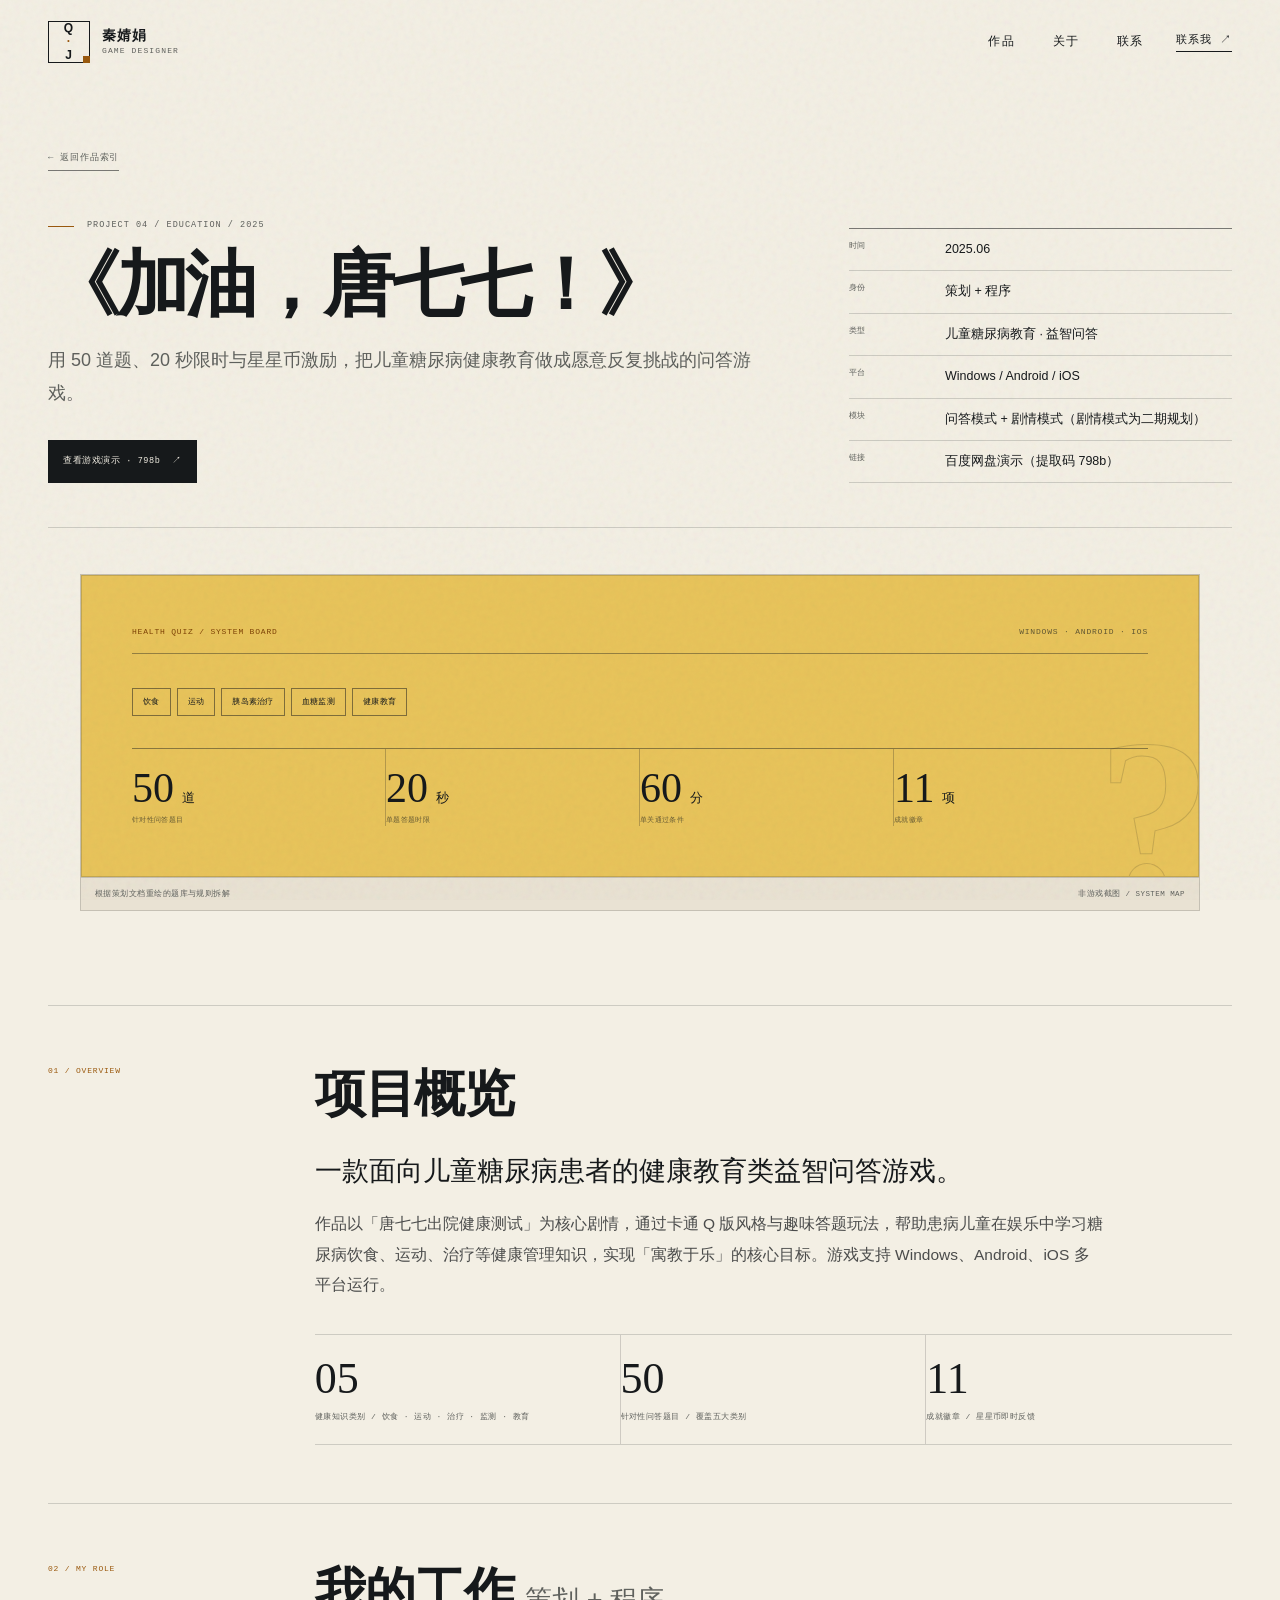
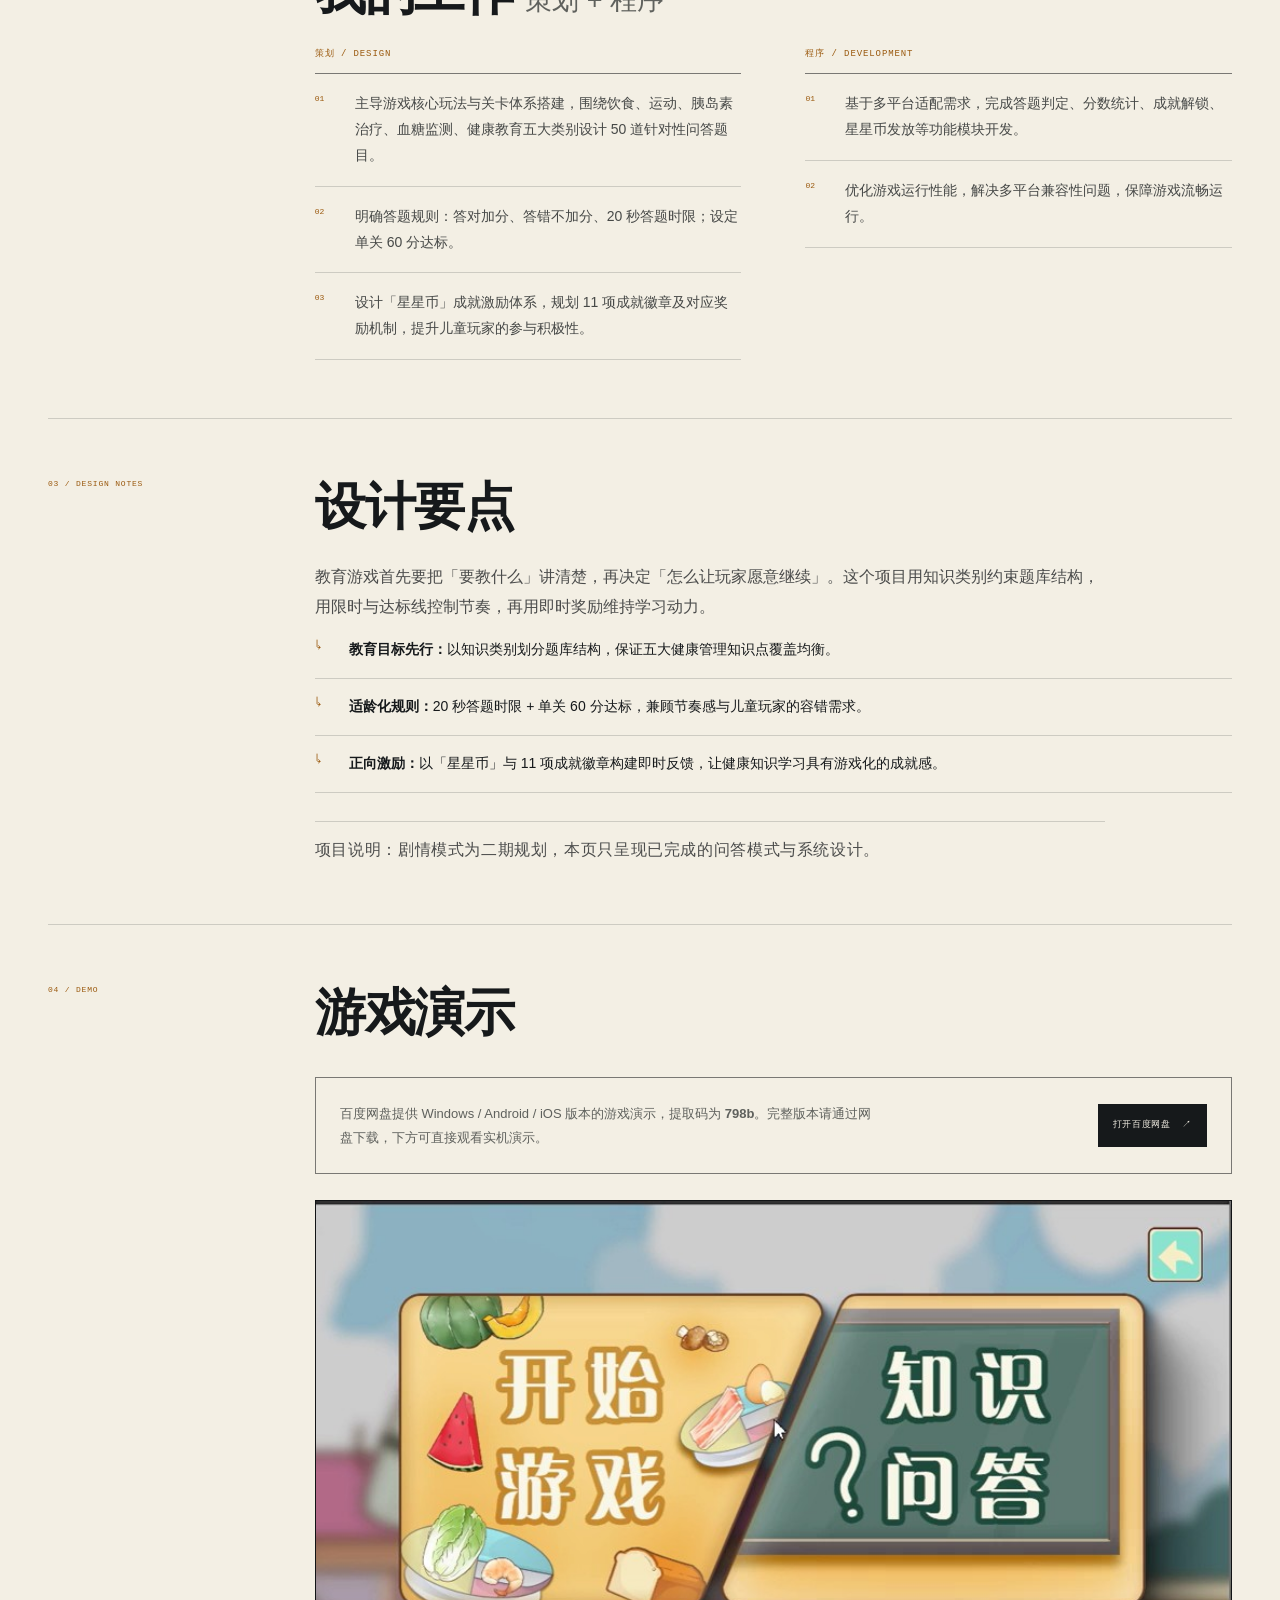
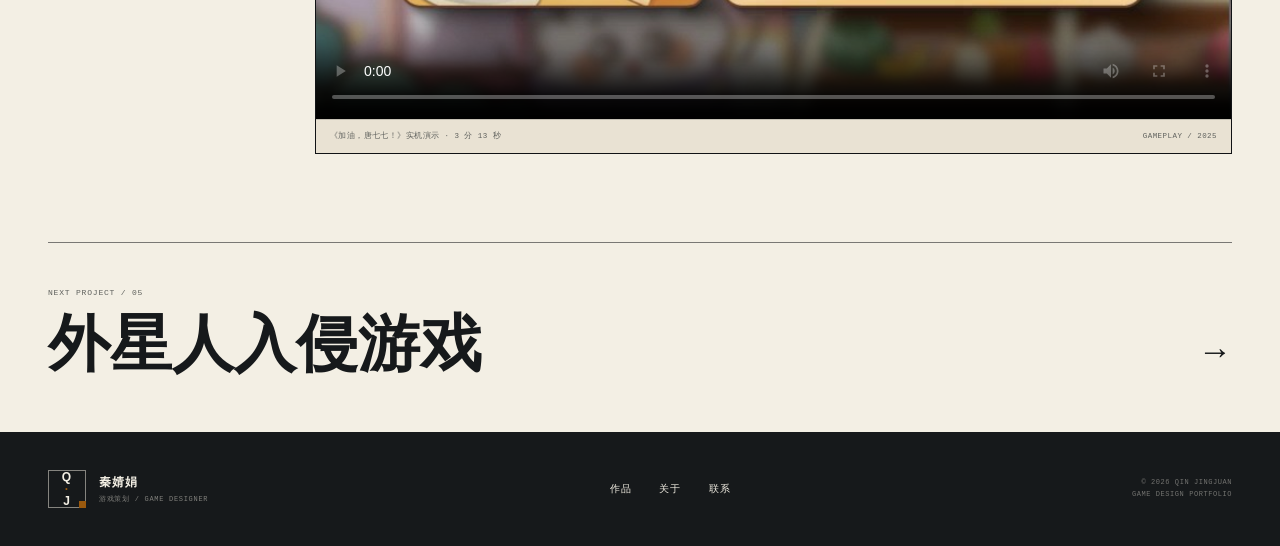
<file: work/tangqiqi.html>
<!DOCTYPE html>
<html lang="zh-CN">
<head>
  <meta charset="UTF-8">
  <meta name="viewport" content="width=device-width, initial-scale=1.0">
  <meta name="description" content="《加油，唐七七！》项目案例：秦婧娟同时担任策划与程序，设计 50 道健康教育题库、答题规则、星星币与 11 项成就体系。">
  <meta name="theme-color" content="#f3efe4">
  <title>《加油，唐七七！》项目案例｜秦婧娟</title>
  <link rel="icon" href="../assets/img/favicon.svg" type="image/svg+xml">
  <script>document.documentElement.classList.add("js");</script>
  <link rel="stylesheet" href="../assets/css/site.css">
</head>
<body class="page-project project-tangqiqi">
  <a class="skip-link" href="#main">跳到主要内容</a>
  <div class="grain" aria-hidden="true"></div>
  <div class="scroll-progress" aria-hidden="true"><span></span></div>

  <header class="site-header" data-site-header>
    <div class="header-inner">
      <a class="brand" href="../index.html" aria-label="秦婧娟作品集首页">
        <span class="brand-mark">Q<span>·</span>J</span>
        <span class="brand-name">秦婧娟<small>GAME DESIGNER</small></span>
      </a>
      <nav class="main-nav" aria-label="主导航">
        <a href="../index.html#work">作品</a>
        <a href="../index.html#about">关于</a>
        <a href="../index.html#contact">联系</a>
      </nav>
      <div class="header-actions">
        <a class="nav-cta" href="../index.html#contact">联系我 <span aria-hidden="true">↗</span></a>
        <button class="menu-toggle" type="button" aria-expanded="false" aria-controls="mobile-nav">
          <span></span><span></span><span class="sr-only">打开菜单</span>
        </button>
      </div>
    </div>
  </header>

  <div class="mobile-nav" id="mobile-nav" hidden>
    <nav aria-label="移动端导航">
      <a href="../index.html#work"><span>01</span>作品</a>
      <a href="../index.html#about"><span>02</span>关于</a>
      <a href="../index.html#contact"><span>03</span>联系</a>
    </nav>
    <div class="mobile-nav-foot">
      <span>游戏策划 · 实习</span>
      <a href="mailto:1965831772@qq.com">1965831772@qq.com</a>
    </div>
  </div>

  <main id="main" class="case-main">
    <div class="case-wrap">
      <a class="back-link" href="../index.html#work">← 返回作品索引</a>

      <header class="case-heading">
        <div>
          <div class="case-kicker">PROJECT 04 / EDUCATION / 2025</div>
          <h1 class="case-title case-title-long">《加油，<span class="title-break">唐七七！》</span></h1>
          <p class="case-lead">用 50 道题、20 秒限时与星星币激励，把儿童糖尿病健康教育做成愿意反复挑战的问答游戏。</p>
          <div class="case-actions">
            <a class="link-button is-primary" href="https://pan.baidu.com/s/1wKkAa4otPqSa4lwh1-WcaQ?pwd=798b" target="_blank" rel="noopener">查看游戏演示 · 798b <span aria-hidden="true">↗</span></a>
          </div>
        </div>
        <dl class="case-meta">
          <div><dt>时间</dt><dd>2025.06</dd></div>
          <div><dt>身份</dt><dd>策划 + 程序</dd></div>
          <div><dt>类型</dt><dd>儿童糖尿病教育 · 益智问答</dd></div>
          <div><dt>平台</dt><dd>Windows / Android / iOS</dd></div>
          <div><dt>模块</dt><dd>问答模式 + 剧情模式（剧情模式为二期规划）</dd></div>
          <div><dt>链接</dt><dd>百度网盘演示（提取码 798b）</dd></div>
        </dl>
      </header>

      <figure class="case-hero-media">
        <div class="design-board design-board-tang">
          <div class="board-head">
            <span>HEALTH QUIZ / SYSTEM BOARD</span>
            <span>WINDOWS · ANDROID · IOS</span>
          </div>
          <div class="board-categories" aria-label="五大健康知识类别">
            <span>饮食</span>
            <span>运动</span>
            <span>胰岛素治疗</span>
            <span>血糖监测</span>
            <span>健康教育</span>
          </div>
          <div class="board-stats">
            <div><b>50<small> 道</small></b><span>针对性问答题目</span></div>
            <div><b>20<small> 秒</small></b><span>单题答题时限</span></div>
            <div><b>60<small> 分</small></b><span>单关通过条件</span></div>
            <div><b>11<small> 项</small></b><span>成就徽章</span></div>
          </div>
          <span class="board-stamp" aria-hidden="true">?</span>
        </div>
        <figcaption>
          <span>根据策划文档重绘的题库与规则拆解</span>
          <span>非游戏截图 / SYSTEM MAP</span>
        </figcaption>
      </figure>

      <div class="case-body">
        <section class="case-section" id="overview">
          <div class="case-label">01 / OVERVIEW</div>
          <div class="case-content">
            <h2>项目概览</h2>
            <p class="case-lead-text">一款面向儿童糖尿病患者的健康教育类益智问答游戏。</p>
            <p>作品以「唐七七出院健康测试」为核心剧情，通过卡通 Q 版风格与趣味答题玩法，帮助患病儿童在娱乐中学习糖尿病饮食、运动、治疗等健康管理知识，实现「寓教于乐」的核心目标。游戏支持 Windows、Android、iOS 多平台运行。</p>
            <div class="stat-row">
              <div><b>05</b><span>健康知识类别 / 饮食 · 运动 · 治疗 · 监测 · 教育</span></div>
              <div><b>50</b><span>针对性问答题目 / 覆盖五大类别</span></div>
              <div><b>11</b><span>成就徽章 / 星星币即时反馈</span></div>
            </div>
          </div>
        </section>

        <section class="case-section" id="work">
          <div class="case-label">02 / MY ROLE</div>
          <div class="case-content">
            <h2>我的工作 <span class="cn-small">策划 + 程序</span></h2>
            <div class="work-columns">
              <div>
                <h3>策划 / DESIGN</h3>
                <ol class="work-list">
                  <li><span>01</span><p>主导游戏核心玩法与关卡体系搭建，围绕饮食、运动、胰岛素治疗、血糖监测、健康教育五大类别设计 50 道针对性问答题目。</p></li>
                  <li><span>02</span><p>明确答题规则：答对加分、答错不加分、20 秒答题时限；设定单关 60 分达标。</p></li>
                  <li><span>03</span><p>设计「星星币」成就激励体系，规划 11 项成就徽章及对应奖励机制，提升儿童玩家的参与积极性。</p></li>
                </ol>
              </div>
              <div>
                <h3>程序 / DEVELOPMENT</h3>
                <ol class="work-list">
                  <li><span>01</span><p>基于多平台适配需求，完成答题判定、分数统计、成就解锁、星星币发放等功能模块开发。</p></li>
                  <li><span>02</span><p>优化游戏运行性能，解决多平台兼容性问题，保障游戏流畅运行。</p></li>
                </ol>
              </div>
            </div>
          </div>
        </section>

        <section class="case-section" id="design">
          <div class="case-label">03 / DESIGN NOTES</div>
          <div class="case-content">
            <h2>设计要点</h2>
            <p>教育游戏首先要把「要教什么」讲清楚，再决定「怎么让玩家愿意继续」。这个项目用知识类别约束题库结构，用限时与达标线控制节奏，再用即时奖励维持学习动力。</p>
            <ul class="result-list">
              <li><p><strong>教育目标先行：</strong>以知识类别划分题库结构，保证五大健康管理知识点覆盖均衡。</p></li>
              <li><p><strong>适龄化规则：</strong>20 秒答题时限 + 单关 60 分达标，兼顾节奏感与儿童玩家的容错需求。</p></li>
              <li><p><strong>正向激励：</strong>以「星星币」与 11 项成就徽章构建即时反馈，让健康知识学习具有游戏化的成就感。</p></li>
            </ul>
            <p class="note-line">项目说明：剧情模式为二期规划，本页只呈现已完成的问答模式与系统设计。</p>
          </div>
        </section>

        <section class="case-section" id="link">
          <div class="case-label">04 / DEMO</div>
          <div class="case-content">
            <h2>游戏演示</h2>
            <div class="project-link-block">
              <p>百度网盘提供 Windows / Android / iOS 版本的游戏演示，提取码为 <strong>798b</strong>。完整版本请通过网盘下载，下方可直接观看实机演示。</p>
              <a class="link-button is-primary" href="https://pan.baidu.com/s/1wKkAa4otPqSa4lwh1-WcaQ?pwd=798b" target="_blank" rel="noopener">打开百度网盘 <span aria-hidden="true">↗</span></a>
            </div>
            <figure class="demo-video" id="demo-video">
              <video controls playsinline preload="metadata" poster="../assets/img/tangqiqi-demo-poster.jpg" aria-label="《加油，唐七七！》实机演示视频">
                <source src="../assets/video/tangqiqi-demo.mp4" type="video/mp4">
                你的浏览器不支持 HTML5 视频，请<a href="../assets/video/tangqiqi-demo.mp4">下载观看</a>。
              </video>
              <figcaption>
                <span>《加油，唐七七！》实机演示 · 3 分 13 秒</span>
                <span>GAMEPLAY / 2025</span>
              </figcaption>
            </figure>
          </div>
        </section>

        <a class="next-project" href="alien.html">
          <div><small>NEXT PROJECT / 05</small><strong>外星人入侵游戏</strong></div>
          <span aria-hidden="true">→</span>
        </a>
      </div>
    </div>
  </main>

  <footer class="site-footer">
    <div class="container footer-grid">
      <div class="footer-brand">
        <span class="brand-mark brand-mark-light">Q<span>·</span>J</span>
        <div><strong>秦婧娟</strong><span>游戏策划 / GAME DESIGNER</span></div>
      </div>
      <nav class="footer-nav" aria-label="页脚导航">
        <a href="../index.html#work">作品</a>
        <a href="../index.html#about">关于</a>
        <a href="../index.html#contact">联系</a>
      </nav>
      <p class="footer-note">© 2026 QIN JINGJUAN<br>GAME DESIGN PORTFOLIO</p>
    </div>
  </footer>

  <div class="toast" role="status" aria-live="polite"></div>
  <script src="../assets/js/site.js"></script>
</body>
</html>
</file>
<file: assets/css/site.css>
@font-face {
  font-family: "Noto Serif SC Local";
  src: local("Noto Serif SC"), local("NotoSerifSC-VF"), local("Source Han Serif SC"), local("STSong");
  font-weight: 100 900;
  font-style: normal;
  font-display: swap;
}

@font-face {
  font-family: "Noto Sans SC Local";
  src: local("Noto Sans SC"), local("NotoSansSC-VF"), local("PingFang SC"), local("Microsoft YaHei");
  font-weight: 100 900;
  font-style: normal;
  font-display: swap;
}

:root {
  --bg: #f3efe4;
  --surface: #e9e2d3;
  --surface-2: #ded4c1;
  --ink: #16191b;
  --muted: #5f615d;
  --line: rgba(22, 25, 27, 0.17);
  --line-strong: rgba(22, 25, 27, 0.55);
  --accent: #b93a20;
  --accent-strong: #8f2c18;
  --navy: #183746;
  --cream: #f3efe4;
  --display: "Noto Serif SC Local", "Noto Serif SC", "Source Han Serif SC", "Songti SC", "STSong", "SimSun", serif;
  --sans: "Noto Sans SC Local", "Noto Sans SC", "Helvetica Neue", "PingFang SC", "Hiragino Sans GB", "Microsoft YaHei", sans-serif;
  --mono: "SFMono-Regular", "Cascadia Mono", "Roboto Mono", Consolas, "Liberation Mono", monospace;
  --ease: cubic-bezier(0.2, 0.72, 0.28, 1);
}

*,
*::before,
*::after {
  box-sizing: border-box;
}

html {
  scroll-behavior: smooth;
  -webkit-text-size-adjust: 100%;
}

body {
  margin: 0;
  background: var(--bg);
  color: var(--ink);
  font-family: var(--sans);
  font-size: 16px;
  line-height: 1.6;
  overflow-x: clip;
  text-rendering: optimizeLegibility;
  -webkit-font-smoothing: antialiased;
  transition: background-color 0.35s ease, color 0.35s ease;
}

body.menu-open {
  overflow: hidden;
}

::selection {
  background: var(--accent);
  color: var(--cream);
}

img,
svg {
  display: block;
  max-width: 100%;
}

img {
  height: auto;
}

a {
  color: inherit;
  text-decoration: none;
}

a:focus-visible,
button:focus-visible,
img[role="button"]:focus-visible {
  outline: 2px solid var(--accent);
  outline-offset: 3px;
}

button,
input,
textarea {
  font: inherit;
}

button {
  color: inherit;
}

p,
h1,
h2,
h3,
h4,
figure,
dl,
dd {
  margin: 0;
}

ul,
ol {
  margin: 0;
}

.sr-only {
  position: absolute;
  width: 1px;
  height: 1px;
  padding: 0;
  margin: -1px;
  overflow: hidden;
  clip: rect(0, 0, 0, 0);
  white-space: nowrap;
  border: 0;
}

.skip-link {
  position: fixed;
  top: 12px;
  left: 12px;
  z-index: 1000;
  padding: 10px 14px;
  background: var(--ink);
  color: var(--cream);
  font-family: var(--mono);
  font-size: 11px;
  transform: translateY(-160%);
  transition: transform 0.2s ease;
}

.skip-link:focus {
  transform: translateY(0);
}

.grain {
  position: fixed;
  inset: 0;
  z-index: 400;
  pointer-events: none;
  opacity: 0.2;
  mix-blend-mode: multiply;
  background-image: url("data:image/svg+xml,%3Csvg viewBox='0 0 180 180' xmlns='http://www.w3.org/2000/svg'%3E%3Cfilter id='n'%3E%3CfeTurbulence type='fractalNoise' baseFrequency='.9' numOctaves='3' stitchTiles='stitch'/%3E%3C/filter%3E%3Crect width='100%25' height='100%25' filter='url(%23n)' opacity='.32'/%3E%3C/svg%3E");
}

.theme-noir .grain {
  mix-blend-mode: screen;
  opacity: 0.13;
}

.scroll-progress {
  position: fixed;
  top: 0;
  left: 0;
  z-index: 220;
  width: 100%;
  height: 3px;
  background: transparent;
  pointer-events: none;
}

.scroll-progress span {
  display: block;
  width: 0%;
  height: 100%;
  background: var(--accent);
  transition: width 0.1s linear;
}

.container {
  width: min(1440px, calc(100% - 96px));
  margin-inline: auto;
}

/* ---------- Header ---------- */

.site-header {
  position: fixed;
  top: 0;
  left: 0;
  z-index: 150;
  width: 100%;
  height: 84px;
  border-bottom: 1px solid transparent;
  transition: height 0.35s var(--ease), background-color 0.35s ease, border-color 0.35s ease, backdrop-filter 0.35s ease;
}

.site-header.is-scrolled {
  height: 72px;
  background: color-mix(in srgb, var(--bg) 88%, transparent);
  border-bottom-color: var(--line);
  backdrop-filter: blur(16px) saturate(130%);
}

.header-inner {
  width: min(1440px, calc(100% - 96px));
  height: 100%;
  margin-inline: auto;
  display: flex;
  align-items: center;
  gap: 32px;
}

.brand {
  display: inline-flex;
  align-items: center;
  gap: 12px;
  flex: none;
}

.brand-mark {
  width: 42px;
  height: 42px;
  display: grid;
  place-items: center;
  border: 1px solid currentColor;
  font-family: var(--sans);
  font-size: 12px;
  font-weight: 700;
  letter-spacing: 0.08em;
  line-height: 1;
  position: relative;
}

.brand-mark span {
  color: var(--accent);
}

.brand-mark::after {
  content: "";
  position: absolute;
  right: -1px;
  bottom: -1px;
  width: 7px;
  height: 7px;
  background: var(--accent);
}

.brand-name {
  display: flex;
  flex-direction: column;
  gap: 1px;
  font-size: 14px;
  font-weight: 600;
  letter-spacing: 0.08em;
  line-height: 1.25;
}

.brand-name small {
  font-family: var(--mono);
  font-size: 8px;
  font-weight: 400;
  letter-spacing: 0.14em;
  color: var(--muted);
}

.main-nav {
  display: flex;
  align-items: center;
  gap: 38px;
  margin-left: auto;
  font-size: 12px;
  letter-spacing: 0.1em;
}

.main-nav a {
  position: relative;
  padding: 8px 0;
}

.main-nav a::after {
  content: "";
  position: absolute;
  left: 0;
  bottom: 2px;
  width: 100%;
  height: 1px;
  background: currentColor;
  transform: scaleX(0);
  transform-origin: right;
  transition: transform 0.35s var(--ease);
}

.main-nav a:hover::after,
.main-nav a:focus-visible::after {
  transform: scaleX(1);
  transform-origin: left;
}

.header-actions {
  display: flex;
  align-items: center;
  gap: 24px;
}

.status {
  display: inline-flex;
  align-items: center;
  gap: 7px;
  font-family: var(--mono);
  font-size: 8.5px;
  letter-spacing: 0.09em;
  color: var(--muted);
  white-space: nowrap;
}

.status-dot {
  display: inline-block;
  width: 6px;
  height: 6px;
  border-radius: 50%;
  background: #5e8d40;
  box-shadow: 0 0 0 3px rgba(94, 141, 64, 0.13);
  animation: pulse 3.4s ease-in-out infinite;
}

@keyframes pulse {
  0%,
  100% {
    opacity: 1;
  }
  50% {
    opacity: 0.45;
  }
}

.nav-cta {
  display: inline-flex;
  align-items: center;
  gap: 8px;
  padding-bottom: 3px;
  border-bottom: 1px solid var(--ink);
  font-size: 11px;
  letter-spacing: 0.1em;
  transition: color 0.25s ease, border-color 0.25s ease;
}

.nav-cta:hover {
  color: var(--accent);
  border-color: var(--accent);
}

.menu-toggle {
  display: none;
  width: 42px;
  height: 42px;
  border: 1px solid var(--line-strong);
  background: transparent;
  cursor: pointer;
  padding: 0;
  place-items: center;
  align-content: center;
  gap: 5px;
}

.menu-toggle span:not(.sr-only) {
  display: block;
  width: 17px;
  height: 1px;
  background: currentColor;
  transition: transform 0.3s ease;
}

.menu-toggle[aria-expanded="true"] span:first-child {
  transform: translateY(3px) rotate(45deg);
}

.menu-toggle[aria-expanded="true"] span:nth-child(2) {
  transform: translateY(-3px) rotate(-45deg);
}

.mobile-nav {
  position: fixed;
  inset: 68px 0 0;
  z-index: 140;
  background: var(--bg);
  padding: 44px 24px 28px;
  flex-direction: column;
  justify-content: space-between;
}

.mobile-nav.is-open {
  display: flex;
}

.mobile-nav nav {
  display: flex;
  flex-direction: column;
}

.mobile-nav nav a {
  display: flex;
  align-items: baseline;
  gap: 18px;
  padding: 22px 0;
  border-bottom: 1px solid var(--line);
  font-family: var(--display);
  font-size: clamp(34px, 11vw, 52px);
  line-height: 1;
}

.mobile-nav nav a span {
  font-family: var(--mono);
  font-size: 9px;
  color: var(--accent);
}

.mobile-nav-foot {
  display: flex;
  flex-direction: column;
  gap: 8px;
  padding-top: 24px;
  border-top: 1px solid var(--line);
  font-family: var(--mono);
  font-size: 9px;
  letter-spacing: 0.08em;
  color: var(--muted);
}

.mobile-nav-foot a {
  font-size: 12px;
  color: var(--ink);
}

/* ---------- Home hero ---------- */

.hero {
  min-height: 100svh;
  padding-top: 84px;
  display: flex;
  flex-direction: column;
  justify-content: space-between;
  position: relative;
}

.hero::before {
  content: "";
  position: absolute;
  inset: 84px 0 0;
  pointer-events: none;
  background-image:
    linear-gradient(to right, transparent calc(50% - 0.5px), var(--line) 50%, transparent calc(50% + 0.5px)),
    linear-gradient(to bottom, transparent 64%, var(--line) 64%, transparent calc(64% + 1px));
  opacity: 0.34;
}

.hero-grid {
  flex: 1;
  display: grid;
  grid-template-columns: minmax(0, 1.22fr) minmax(330px, 0.78fr);
  align-items: center;
  gap: clamp(48px, 7vw, 112px);
  padding-top: clamp(54px, 7vw, 96px);
  padding-bottom: 64px;
  position: relative;
  z-index: 1;
}

.eyebrow {
  display: flex;
  justify-content: space-between;
  gap: 24px;
  max-width: 620px;
  padding-bottom: 12px;
  border-bottom: 1px solid var(--line);
  font-family: var(--mono);
  font-size: 9px;
  letter-spacing: 0.13em;
  color: var(--muted);
}

.hero h1 {
  max-width: 930px;
  margin: 26px 0 32px;
  font-family: var(--display);
  font-size: clamp(62px, 8.7vw, 138px);
  font-weight: 620;
  line-height: 0.96;
  letter-spacing: -0.035em;
  text-wrap: balance;
}

.mark {
  position: relative;
  display: inline-block;
  z-index: 0;
  background-image: linear-gradient(transparent 73%, color-mix(in srgb, var(--accent) 30%, transparent) 73%);
  background-repeat: no-repeat;
  background-size: 100% 100%;
}

.hero-intro {
  max-width: 610px;
  color: var(--muted);
  font-size: 17px;
  line-height: 1.95;
  letter-spacing: 0.005em;
}

.hero-actions {
  display: flex;
  align-items: center;
  gap: 28px;
  margin-top: 34px;
}

.button {
  display: inline-flex;
  align-items: center;
  justify-content: space-between;
  gap: 30px;
  min-height: 48px;
  padding: 12px 20px;
  border: 1px solid var(--ink);
  background: transparent;
  font-size: 11px;
  font-weight: 500;
  letter-spacing: 0.1em;
  line-height: 1;
  cursor: pointer;
  transition: background-color 0.25s ease, color 0.25s ease, border-color 0.25s ease;
}

.button span {
  font-size: 14px;
  transition: transform 0.3s var(--ease);
}

.button:hover span {
  transform: translate(2px, 2px);
}

.button-primary {
  background: var(--ink);
  color: var(--cream);
}

.button-primary:hover {
  background: var(--accent);
  border-color: var(--accent);
  color: var(--cream);
}

.text-link {
  display: inline-flex;
  align-items: center;
  gap: 12px;
  padding-bottom: 4px;
  border-bottom: 1px solid var(--line-strong);
  font-size: 11px;
  letter-spacing: 0.08em;
  transition: color 0.25s ease, border-color 0.25s ease;
}

.text-link:hover {
  color: var(--accent);
  border-color: var(--accent);
}

.hero-facts {
  display: grid;
  grid-template-columns: repeat(3, minmax(0, 1fr));
  max-width: 540px;
  margin-top: 56px;
  border-top: 1px solid var(--line);
}

.hero-facts div {
  display: flex;
  flex-direction: column-reverse;
  gap: 2px;
  padding: 16px 16px 0 0;
  border-right: 1px solid var(--line);
}

.hero-facts div:last-child {
  border-right: 0;
}

.hero-facts dt {
  font-family: var(--mono);
  font-size: 8px;
  letter-spacing: 0.1em;
  color: var(--muted);
}

.hero-facts dd {
  font-family: var(--display);
  font-size: 29px;
  font-weight: 500;
  line-height: 1.1;
}

.hero-visual {
  width: 100%;
  max-width: 420px;
  justify-self: end;
  position: relative;
  padding: 26px 24px 54px 0;
}

.hero-ghost {
  position: absolute;
  top: -120px;
  right: -42px;
  z-index: 0;
  font-family: var(--display);
  font-size: clamp(180px, 19vw, 300px);
  font-weight: 600;
  line-height: 1;
  color: transparent;
  -webkit-text-stroke: 1px var(--line);
  pointer-events: none;
}

.player-card {
  position: relative;
  z-index: 1;
  margin: 0;
  padding: 12px 12px 0;
  background: #e7dfcd;
  border: 1px solid var(--ink);
  box-shadow: 16px 16px 0 var(--navy);
  transform: rotate(1.25deg);
  transition: transform 0.6s var(--ease), box-shadow 0.6s var(--ease);
}

.player-card:hover {
  transform: rotate(0deg) translateY(-4px);
  box-shadow: 20px 22px 0 var(--navy);
}

.player-card-top {
  display: flex;
  justify-content: space-between;
  gap: 12px;
  padding: 2px 2px 10px;
  font-family: var(--mono);
  font-size: 7.5px;
  letter-spacing: 0.13em;
  color: #4e4c46;
}

.portrait-frame {
  position: relative;
  overflow: hidden;
  aspect-ratio: 3 / 4;
  background: #b93226;
}

.portrait-frame img {
  width: 100%;
  height: 100%;
  object-fit: cover;
  filter: saturate(0.92) contrast(1.03);
  transition: filter 0.6s ease, transform 0.9s var(--ease);
}

.player-card:hover .portrait-frame img {
  filter: saturate(1.04) contrast(1.02);
  transform: scale(1.018);
}

.frame-corner {
  position: absolute;
  width: 18px;
  height: 18px;
  border-color: rgba(243, 239, 228, 0.92);
  border-style: solid;
  pointer-events: none;
}

.frame-corner-tl {
  top: 9px;
  left: 9px;
  border-width: 1px 0 0 1px;
}

.frame-corner-tr {
  top: 9px;
  right: 9px;
  border-width: 1px 1px 0 0;
}

.frame-corner-bl {
  bottom: 9px;
  left: 9px;
  border-width: 0 0 1px 1px;
}

.frame-corner-br {
  right: 9px;
  bottom: 9px;
  border-width: 0 1px 1px 0;
}

.player-card-caption {
  display: flex;
  align-items: flex-end;
  justify-content: space-between;
  gap: 12px;
  padding: 14px 2px;
  border-bottom: 1px solid rgba(22, 25, 27, 0.28);
}

.player-card-caption div {
  display: flex;
  flex-direction: column;
  gap: 3px;
}

.player-card-caption strong {
  font-family: var(--display);
  font-size: 20px;
  font-weight: 600;
  line-height: 1.2;
}

.player-card-caption div span,
.card-serial {
  font-family: var(--mono);
  font-size: 7.5px;
  letter-spacing: 0.08em;
  color: #56544e;
}

.player-card-stats {
  display: grid;
  grid-template-columns: repeat(3, 1fr);
  padding: 12px 0 15px;
}

.player-card-stats div {
  display: flex;
  flex-direction: column;
  gap: 1px;
  padding-left: 10px;
  border-left: 1px solid rgba(22, 25, 27, 0.22);
}

.player-card-stats div:first-child {
  padding-left: 2px;
  border-left: 0;
}

.player-card-stats b {
  font-family: var(--display);
  font-size: 18px;
  font-weight: 600;
  line-height: 1.1;
}

.player-card-stats span {
  font-family: var(--mono);
  font-size: 6.5px;
  letter-spacing: 0.08em;
  color: #56544e;
}

.barcode {
  height: 25px;
  margin: 0 2px 12px;
  opacity: 0.68;
  background: repeating-linear-gradient(
    90deg,
    var(--ink) 0 2px,
    transparent 2px 4px,
    var(--ink) 4px 5px,
    transparent 5px 9px,
    var(--ink) 9px 10px,
    transparent 10px 14px
  );
}

.hero-stamp {
  position: absolute;
  right: -22px;
  bottom: -6px;
  z-index: 2;
  width: 112px;
  height: 112px;
  display: flex;
  flex-direction: column;
  align-items: center;
  justify-content: center;
  gap: 1px;
  border: 1px solid var(--line-strong);
  border-radius: 50%;
  background: var(--bg);
  font-family: var(--mono);
  font-size: 8px;
  letter-spacing: 0.13em;
  transform: rotate(11deg);
}

.hero-stamp::before {
  content: "";
  position: absolute;
  inset: 8px;
  border: 1px dashed var(--line);
  border-radius: 50%;
}

.hero-foot {
  display: flex;
  align-items: center;
  justify-content: space-between;
  gap: 24px;
  padding-top: 16px;
  padding-bottom: 17px;
  border-top: 1px solid var(--line);
  font-family: var(--mono);
  font-size: 8px;
  letter-spacing: 0.1em;
  color: var(--muted);
  position: relative;
  z-index: 1;
}

.scroll-cue {
  display: inline-flex;
  align-items: center;
  gap: 9px;
}

.scroll-cue i {
  display: inline-block;
  width: 30px;
  height: 1px;
  background: var(--accent);
  position: relative;
}

.scroll-cue i::after {
  content: "";
  position: absolute;
  right: 0;
  top: -2px;
  width: 5px;
  height: 5px;
  border-right: 1px solid var(--accent);
  border-bottom: 1px solid var(--accent);
  transform: rotate(-45deg);
}

/* ---------- Marquee ---------- */

.marquee {
  overflow: hidden;
  background: var(--ink);
  color: var(--cream);
  padding: 15px 0 14px;
  border-block: 1px solid var(--ink);
}

.marquee-track {
  display: flex;
  align-items: center;
  width: max-content;
  animation: marquee 34s linear infinite;
}

.marquee:hover .marquee-track {
  animation-play-state: paused;
}

.marquee span {
  padding-inline: 27px;
  font-family: var(--display);
  font-size: 19px;
  letter-spacing: 0.04em;
  white-space: nowrap;
}

.marquee i {
  font-style: normal;
  color: var(--accent);
  font-size: 13px;
}

@keyframes marquee {
  to {
    transform: translateX(-50%);
  }
}

/* ---------- Work ---------- */

.work-section {
  padding: 116px 0 128px;
}

.section-head {
  display: grid;
  grid-template-columns: minmax(220px, 4fr) minmax(0, 8fr);
  gap: 48px;
  padding-bottom: 58px;
}

.section-tag {
  display: flex;
  align-items: baseline;
  gap: 12px;
  align-self: start;
  padding-top: 12px;
  border-top: 1px solid var(--line-strong);
  font-family: var(--mono);
  font-size: 9px;
  letter-spacing: 0.12em;
}

.section-tag span:first-child {
  color: var(--accent);
}

.section-heading h2 {
  font-family: var(--display);
  font-size: clamp(48px, 6.1vw, 88px);
  font-weight: 600;
  line-height: 1.06;
  letter-spacing: -0.03em;
}

.section-heading p {
  max-width: 570px;
  margin-top: 26px;
  color: var(--muted);
  font-size: 14.5px;
  line-height: 1.9;
}

.featured-card {
  display: grid;
  grid-template-columns: minmax(0, 0.96fr) minmax(0, 1.04fr);
  min-height: 552px;
  overflow: hidden;
  position: relative;
  background: var(--navy);
  color: var(--cream);
  border: 1px solid var(--ink);
}

.featured-copy {
  display: flex;
  flex-direction: column;
  justify-content: space-between;
  gap: 28px;
  padding: clamp(28px, 4vw, 56px);
  position: relative;
  z-index: 2;
}

.card-kicker {
  display: flex;
  justify-content: space-between;
  gap: 20px;
  padding-bottom: 12px;
  border-bottom: 1px solid rgba(243, 239, 228, 0.2);
  font-family: var(--mono);
  font-size: 8.5px;
  letter-spacing: 0.11em;
  color: rgba(243, 239, 228, 0.62);
}

.card-kicker span:first-child {
  color: #f1a58f;
}

.featured-role {
  margin-bottom: 8px;
  font-family: var(--mono);
  font-size: 9px;
  letter-spacing: 0.12em;
  color: #f1a58f;
}

.featured-copy h3 {
  margin-bottom: 22px;
  font-family: var(--display);
  font-size: clamp(54px, 5.9vw, 88px);
  font-weight: 600;
  line-height: 0.96;
  letter-spacing: -0.035em;
}

.featured-desc {
  max-width: 530px;
  font-size: 14.5px;
  line-height: 1.9;
  color: rgba(243, 239, 228, 0.76);
}

.tag-list {
  display: flex;
  flex-wrap: wrap;
  gap: 7px;
  padding: 0;
  list-style: none;
}

.tag-list li {
  padding: 5px 9px;
  border: 1px solid rgba(243, 239, 228, 0.28);
  font-family: var(--mono);
  font-size: 8px;
  letter-spacing: 0.06em;
  white-space: nowrap;
}

.card-cta {
  display: inline-flex;
  align-items: center;
  gap: 18px;
  width: fit-content;
  padding-bottom: 5px;
  border-bottom: 1px solid rgba(243, 239, 228, 0.6);
  font-size: 10px;
  letter-spacing: 0.1em;
}

.card-cta span {
  font-size: 14px;
  transition: transform 0.35s var(--ease);
}

.featured-card:hover .card-cta span {
  transform: translate(3px, -3px);
}

.featured-media {
  position: relative;
  min-height: 440px;
  overflow: hidden;
  display: flex;
  align-items: center;
  justify-content: center;
  padding: clamp(28px, 4vw, 56px) clamp(26px, 4vw, 52px) 0;
  background:
    radial-gradient(circle at 78% 18%, rgba(255, 255, 255, 0.34), transparent 36%),
    #8ecadd;
}

.featured-media::after {
  content: "";
  position: absolute;
  inset: 0;
  border: 10px solid rgba(243, 239, 228, 0.08);
  pointer-events: none;
}

.featured-media img {
  width: 100%;
  height: auto;
  object-fit: contain;
  border: 1px solid rgba(9, 17, 21, 0.35);
  box-shadow: 0 22px 48px rgba(9, 17, 21, 0.28);
  transition: transform 0.9s var(--ease);
}

.featured-card:hover .featured-media img {
  transform: scale(1.035);
}

.featured-media figcaption {
  position: absolute;
  right: 0;
  bottom: 0;
  left: 0;
  z-index: 2;
  display: flex;
  justify-content: space-between;
  gap: 20px;
  padding: 11px 15px;
  background: rgba(9, 17, 21, 0.78);
  backdrop-filter: blur(8px);
  font-family: var(--mono);
  font-size: 8px;
  letter-spacing: 0.07em;
  color: rgba(243, 239, 228, 0.8);
}

.featured-index {
  position: absolute;
  right: 1.8%;
  bottom: -9%;
  z-index: 1;
  font-family: var(--display);
  font-size: clamp(180px, 23vw, 340px);
  font-weight: 600;
  line-height: 1;
  color: transparent;
  -webkit-text-stroke: 1px rgba(243, 239, 228, 0.16);
  pointer-events: none;
}

.project-grid {
  display: grid;
  grid-template-columns: repeat(2, minmax(0, 1fr));
  gap: 24px;
  margin-top: 24px;
}

.project-card {
  background: var(--surface);
  border: 1px solid var(--line);
  overflow: hidden;
  transition: transform 0.45s var(--ease), border-color 0.35s ease, box-shadow 0.45s var(--ease);
}

.project-card > a {
  display: flex;
  flex-direction: column;
  height: 100%;
}

.project-card:hover {
  transform: translateY(-6px);
  border-color: var(--ink);
  box-shadow: 0 12px 0 rgba(22, 25, 27, 0.08);
}

.project-cover {
  position: relative;
  aspect-ratio: 16 / 10;
  overflow: hidden;
  background: var(--surface-2);
}

.project-cover > img {
  width: 100%;
  height: 100%;
  object-fit: cover;
  transition: transform 0.8s var(--ease);
}

.project-card:hover .project-cover > img {
  transform: scale(1.035);
}

.project-info {
  position: relative;
  flex: 1;
  padding: 24px 30px 30px;
}

.project-meta {
  display: flex;
  justify-content: space-between;
  gap: 20px;
  margin-bottom: 16px;
  padding-bottom: 11px;
  border-bottom: 1px solid var(--line);
  font-family: var(--mono);
  font-size: 8.5px;
  letter-spacing: 0.1em;
  color: var(--muted);
}

.project-meta span:first-child {
  color: var(--accent);
}

.project-info h3 {
  font-family: var(--display);
  font-size: clamp(26px, 2.4vw, 34px);
  font-weight: 600;
  line-height: 1.18;
  letter-spacing: -0.02em;
}

.project-info h3 em {
  display: block;
  margin-top: 5px;
  font-family: var(--sans);
  font-size: 0.48em;
  font-style: normal;
  font-weight: 500;
  letter-spacing: 0.1em;
  color: var(--muted);
}

.project-sub {
  margin: 8px 0 13px;
  font-family: var(--mono);
  font-size: 8px;
  letter-spacing: 0.06em;
  color: var(--accent);
}

.project-desc {
  max-width: 92%;
  margin-bottom: 22px;
  color: var(--muted);
  font-size: 13.5px;
  line-height: 1.8;
}

.tag-list-small li {
  border-color: var(--line);
  color: var(--muted);
  font-size: 7.5px;
}

.project-arrow {
  position: absolute;
  right: 29px;
  bottom: 28px;
  font-size: 20px;
  transition: transform 0.35s var(--ease), color 0.25s ease;
}

.project-card:hover .project-arrow {
  color: var(--accent);
  transform: translate(3px, -3px);
}

/* Project covers */

.cover-diaodiao svg {
  width: 100%;
  height: 100%;
  object-fit: cover;
}

.cover-dormiveglia > img {
  filter: grayscale(1) contrast(1.05);
}

.cover-dormiveglia::after {
  content: "";
  position: absolute;
  inset: 0;
  background: linear-gradient(180deg, transparent 54%, rgba(0, 0, 0, 0.5));
  pointer-events: none;
}

.cover-label {
  position: absolute;
  top: 16px;
  left: 16px;
  z-index: 2;
  padding: 5px 7px;
  background: var(--ink);
  color: var(--cream);
  font-family: var(--mono);
  font-size: 7px;
  letter-spacing: 0.11em;
}

.cover-mark {
  position: absolute;
  right: 18px;
  bottom: -54px;
  z-index: 2;
  font-family: var(--display);
  font-size: 190px;
  line-height: 1;
  color: transparent;
  -webkit-text-stroke: 1px rgba(243, 239, 228, 0.65);
  opacity: 0.8;
}

.cover-tangqiqi {
  background-color: #e5bf55;
  background-image:
    linear-gradient(rgba(22, 25, 27, 0.08) 1px, transparent 1px),
    linear-gradient(90deg, rgba(22, 25, 27, 0.08) 1px, transparent 1px);
  background-size: 32px 32px;
}

.quiz-stamp {
  position: absolute;
  top: 17px;
  left: 18px;
  z-index: 2;
  font-family: var(--mono);
  font-size: 7.5px;
  letter-spacing: 0.12em;
}

.quiz-card {
  position: absolute;
  top: 14%;
  left: 7%;
  z-index: 1;
  width: 57%;
  padding: clamp(14px, 2.4vw, 23px);
  background: #fbf7ea;
  border: 1px solid var(--ink);
  box-shadow: 8px 8px 0 rgba(22, 25, 27, 0.15);
  transform: rotate(-3deg);
  transition: transform 0.6s var(--ease);
}

.project-card:hover .quiz-card {
  transform: rotate(-1.5deg) translateY(-4px);
}

.quiz-label {
  font-family: var(--mono);
  font-size: 7px;
  letter-spacing: 0.1em;
  color: var(--muted);
}

.quiz-question {
  display: block;
  margin: 12px 0 18px;
  font-family: var(--display);
  font-size: clamp(19px, 2.7vw, 32px);
  font-weight: 600;
  line-height: 1.22;
}

.quiz-options {
  display: grid;
  grid-template-columns: repeat(4, 1fr);
  gap: 5px;
}

.quiz-options span {
  display: grid;
  place-items: center;
  min-height: 24px;
  border: 1px solid rgba(22, 25, 27, 0.35);
  font-family: var(--mono);
  font-size: 7px;
}

.quiz-options span:first-child {
  background: var(--ink);
  color: var(--cream);
}

.quiz-timer {
  position: absolute;
  top: 10%;
  right: 7%;
  z-index: 2;
  width: clamp(62px, 8.5vw, 94px);
  height: clamp(62px, 8.5vw, 94px);
  display: flex;
  flex-direction: column;
  align-items: center;
  justify-content: center;
  border-radius: 50%;
  background: var(--ink);
  color: var(--cream);
}

.quiz-timer b {
  font-family: var(--display);
  font-size: clamp(23px, 3.3vw, 37px);
  font-weight: 500;
  line-height: 1;
}

.quiz-timer span {
  font-family: var(--mono);
  font-size: 6.5px;
  letter-spacing: 0.1em;
}

.quiz-score {
  position: absolute;
  right: 6%;
  bottom: 15%;
  z-index: 2;
  font-family: var(--display);
  font-size: clamp(30px, 5vw, 54px);
  font-weight: 600;
  line-height: 1;
  color: var(--ink);
}

.quiz-score small {
  display: block;
  margin-top: 2px;
  font-family: var(--mono);
  font-size: 7px;
  font-weight: 400;
  letter-spacing: 0.07em;
}

.quiz-tags {
  position: absolute;
  bottom: 18px;
  left: 18px;
  right: 18px;
  display: flex;
  flex-wrap: wrap;
  gap: 5px;
}

.quiz-tags span {
  padding: 3px 6px;
  border: 1px solid rgba(22, 25, 27, 0.45);
  background: rgba(251, 247, 234, 0.28);
  font-family: var(--mono);
  font-size: 6.5px;
}

.cover-alien {
  background: #191d1b;
  color: #e9e4d4;
}

.alien-grid {
  position: absolute;
  inset: 0;
  background-image:
    linear-gradient(rgba(205, 232, 113, 0.08) 1px, transparent 1px),
    linear-gradient(90deg, rgba(205, 232, 113, 0.08) 1px, transparent 1px);
  background-size: 34px 34px;
  mask-image: linear-gradient(to bottom, #000, transparent 85%);
}

.alien-code {
  position: absolute;
  top: 18px;
  left: 20px;
  z-index: 2;
  font-family: var(--mono);
  font-size: 7px;
  letter-spacing: 0.12em;
  color: #cde871;
}

.alien-title {
  position: absolute;
  top: 24%;
  left: 20px;
  z-index: 2;
  font-family: var(--sans);
  font-size: clamp(27px, 4.5vw, 50px);
  font-weight: 700;
  line-height: 0.9;
  letter-spacing: -0.04em;
}

.alien-reticle {
  position: absolute;
  top: 46%;
  right: 18%;
  z-index: 1;
  width: clamp(78px, 12vw, 128px);
  height: clamp(78px, 12vw, 128px);
  border: 1px solid rgba(205, 232, 113, 0.8);
  border-radius: 50%;
  transform: translateY(-50%);
}

.alien-reticle::before,
.alien-reticle::after {
  content: "";
  position: absolute;
  background: rgba(205, 232, 113, 0.75);
}

.alien-reticle::before {
  top: 50%;
  left: -12px;
  right: -12px;
  height: 1px;
}

.alien-reticle::after {
  top: -12px;
  bottom: -12px;
  left: 50%;
  width: 1px;
}

.alien-reticle span {
  position: absolute;
  width: 5px;
  height: 5px;
  border-radius: 50%;
  background: #cde871;
  box-shadow: 0 0 10px rgba(205, 232, 113, 0.8);
}

.alien-reticle span:nth-child(1) {
  top: 28%;
  left: 21%;
}

.alien-reticle span:nth-child(2) {
  top: 61%;
  left: 66%;
}

.alien-reticle span:nth-child(3) {
  top: 19%;
  right: 16%;
}

.alien-classes {
  position: absolute;
  right: 18px;
  bottom: 37px;
  left: 20px;
  z-index: 2;
  display: flex;
  flex-wrap: wrap;
  gap: 5px;
}

.alien-classes span {
  padding: 4px 6px;
  border: 1px solid rgba(205, 232, 113, 0.55);
  color: #d8ee8d;
  font-family: var(--mono);
  font-size: 6.5px;
}

.alien-hud {
  position: absolute;
  right: 18px;
  bottom: 14px;
  left: 20px;
  z-index: 2;
  display: flex;
  align-items: center;
  gap: 8px;
  font-family: var(--mono);
  font-size: 6.5px;
  letter-spacing: 0.1em;
  color: rgba(233, 228, 212, 0.7);
}

.alien-hud i {
  flex: 1;
  height: 2px;
  background: linear-gradient(90deg, #cde871 62%, rgba(233, 228, 212, 0.16) 62%);
}

/* ---------- About ---------- */

.about-section {
  position: relative;
  overflow: clip;
  padding: 118px 0 104px;
  background: var(--navy);
  color: var(--cream);
}

.about-section::before {
  content: "ABOUT";
  position: absolute;
  right: -0.04em;
  bottom: -0.34em;
  font-family: var(--sans);
  font-size: clamp(180px, 28vw, 430px);
  font-weight: 800;
  letter-spacing: -0.08em;
  line-height: 1;
  color: transparent;
  -webkit-text-stroke: 1px rgba(243, 239, 228, 0.07);
  pointer-events: none;
}

.about-grid {
  position: relative;
  z-index: 1;
  display: grid;
  grid-template-columns: minmax(260px, 5fr) minmax(0, 7fr);
  gap: clamp(50px, 8vw, 130px);
}

.about-heading {
  position: sticky;
  top: 110px;
  align-self: start;
}

.section-tag-light {
  border-color: rgba(243, 239, 228, 0.45);
  color: rgba(243, 239, 228, 0.64);
}

.section-tag-light span:first-child {
  color: #f1a58f;
}

.about-heading h2 {
  margin: 24px 0 36px;
  font-family: var(--display);
  font-size: clamp(54px, 6.5vw, 96px);
  font-weight: 600;
  line-height: 1.03;
  letter-spacing: -0.035em;
}

.about-note {
  font-family: var(--mono);
  font-size: 8px;
  line-height: 1.9;
  letter-spacing: 0.08em;
  color: rgba(243, 239, 228, 0.5);
}

.about-lead {
  max-width: 760px;
  margin-bottom: 42px;
  font-family: var(--display);
  font-size: clamp(25px, 2.8vw, 38px);
  font-weight: 400;
  line-height: 1.55;
  letter-spacing: -0.015em;
}

.about-body p {
  max-width: 720px;
  margin-bottom: 20px;
  color: rgba(243, 239, 228, 0.72);
  font-size: 15.5px;
  line-height: 1.95;
}

.about-numbers {
  display: grid;
  grid-template-columns: repeat(3, 1fr);
  margin-top: 46px;
  border-top: 1px solid rgba(243, 239, 228, 0.2);
}

.about-numbers div {
  padding: 19px 18px 0 0;
}

.about-numbers b {
  display: block;
  font-family: var(--display);
  font-size: clamp(34px, 4vw, 48px);
  font-weight: 500;
  line-height: 1;
}

.about-numbers sup {
  color: #f1a58f;
  font-family: var(--mono);
  font-size: 0.34em;
  font-weight: 400;
  vertical-align: super;
}

.about-numbers span {
  display: block;
  margin-top: 8px;
  font-family: var(--mono);
  font-size: 7.5px;
  letter-spacing: 0.08em;
  color: rgba(243, 239, 228, 0.5);
}

.skills {
  position: relative;
  z-index: 1;
  margin-top: 112px;
  padding-top: 20px;
  border-top: 1px solid rgba(243, 239, 228, 0.24);
}

.skills-head,
.process-head {
  display: flex;
  align-items: baseline;
  justify-content: space-between;
  gap: 30px;
  font-family: var(--mono);
  font-size: 8px;
  letter-spacing: 0.11em;
  color: rgba(243, 239, 228, 0.48);
}

.skills-grid {
  display: grid;
  grid-template-columns: repeat(5, minmax(0, 1fr));
  margin-top: 30px;
  border-top: 1px solid rgba(243, 239, 228, 0.15);
}

.skill-card {
  min-height: 255px;
  padding: 22px 22px 18px 0;
  border-right: 1px solid rgba(243, 239, 228, 0.15);
  transition: background-color 0.3s ease;
}

.skill-card:not(:first-child) {
  padding-left: 22px;
}

.skill-card:last-child {
  border-right: 0;
}

.skill-card:hover {
  background: rgba(243, 239, 228, 0.035);
}

.skill-no {
  font-family: var(--mono);
  font-size: 8px;
  color: #f1a58f;
}

.skill-card h3 {
  margin: 30px 0 16px;
  font-family: var(--display);
  font-size: 23px;
  font-weight: 500;
  line-height: 1.2;
}

.skill-card p {
  color: rgba(243, 239, 228, 0.56);
  font-size: 12px;
  line-height: 1.85;
}

.process {
  position: relative;
  z-index: 1;
  margin-top: 92px;
  padding-top: 20px;
  border-top: 1px solid rgba(243, 239, 228, 0.24);
}

.process-head p {
  font-family: var(--display);
  font-size: 20px;
  letter-spacing: 0;
  color: rgba(243, 239, 228, 0.7);
}

.process-grid {
  display: grid;
  grid-template-columns: repeat(4, minmax(0, 1fr));
  gap: 28px;
  margin-top: 36px;
  padding: 0;
  list-style: none;
}

.process-grid li {
  padding-top: 18px;
  border-top: 1px solid rgba(243, 239, 228, 0.18);
}

.process-no {
  font-family: var(--mono);
  font-size: 8px;
  color: #f1a58f;
}

.process-grid h3 {
  margin: 16px 0 10px;
  font-family: var(--display);
  font-size: 23px;
  font-weight: 500;
}

.process-grid p {
  color: rgba(243, 239, 228, 0.56);
  font-size: 12.5px;
  line-height: 1.8;
}

/* ---------- Contact ---------- */

.contact-section {
  padding: 142px 0 132px;
  background: var(--bg);
  position: relative;
}

.contact-grid {
  display: grid;
  grid-template-columns: minmax(0, 1fr) minmax(0, 0.92fr);
  gap: clamp(50px, 8vw, 140px);
}

.contact-main h2 {
  margin-top: 26px;
  font-family: var(--display);
  font-size: clamp(62px, 8.2vw, 132px);
  font-weight: 600;
  line-height: 0.94;
  letter-spacing: -0.045em;
}

.contact-copy {
  padding-top: 53px;
}

.contact-lead {
  max-width: 560px;
  font-family: var(--display);
  font-size: 20px;
  line-height: 1.75;
}

.contact-email-row {
  display: flex;
  align-items: center;
  justify-content: space-between;
  gap: 16px;
  margin: 42px 0 30px;
  padding-bottom: 10px;
  border-bottom: 2px solid var(--ink);
}

.contact-email {
  min-width: 0;
  overflow-wrap: anywhere;
  font-size: clamp(18px, 2.1vw, 30px);
  font-weight: 600;
  letter-spacing: -0.03em;
  line-height: 1.2;
  transition: color 0.25s ease;
}

.contact-email:hover {
  color: var(--accent);
}

.copy-button {
  flex: none;
  padding: 6px 9px;
  border: 1px solid var(--line-strong);
  background: transparent;
  font-family: var(--mono);
  font-size: 8px;
  letter-spacing: 0.08em;
  cursor: pointer;
  transition: background-color 0.2s ease, color 0.2s ease;
}

.copy-button:hover {
  background: var(--ink);
  color: var(--cream);
}

.contact-details {
  display: grid;
  grid-template-columns: repeat(2, minmax(0, 1fr));
  border-top: 1px solid var(--line);
}

.contact-details div {
  padding: 14px 12px 14px 0;
  border-bottom: 1px solid var(--line);
}

.contact-details span {
  display: block;
  margin-bottom: 5px;
  font-family: var(--mono);
  font-size: 7.5px;
  letter-spacing: 0.08em;
  color: var(--muted);
}

.contact-details a,
.contact-details p {
  font-size: 13.5px;
  line-height: 1.5;
}

.contact-details a:hover {
  color: var(--accent);
}

.contact-details .status-dot {
  margin-right: 5px;
}

.contact-button {
  margin-top: 34px;
  min-width: 190px;
}

/* ---------- Footer ---------- */

.site-footer {
  padding: 38px 0;
  background: var(--ink);
  color: var(--cream);
}

.footer-grid {
  display: flex;
  align-items: center;
  justify-content: space-between;
  gap: 32px;
}

.footer-brand {
  display: flex;
  align-items: center;
  gap: 13px;
}

.brand-mark-light {
  border-color: rgba(243, 239, 228, 0.5);
  width: 38px;
  height: 38px;
}

.footer-brand div {
  display: flex;
  flex-direction: column;
  gap: 2px;
  font-size: 12px;
  letter-spacing: 0.08em;
}

.footer-brand div span {
  font-family: var(--mono);
  font-size: 7px;
  letter-spacing: 0.1em;
  color: rgba(243, 239, 228, 0.48);
}

.footer-nav {
  display: flex;
  gap: 28px;
  font-size: 10px;
  letter-spacing: 0.08em;
}

.footer-nav a:hover {
  color: #f1a58f;
}

.footer-note {
  text-align: right;
  font-family: var(--mono);
  font-size: 7px;
  line-height: 1.7;
  letter-spacing: 0.08em;
  color: rgba(243, 239, 228, 0.42);
}

.toast {
  position: fixed;
  right: 24px;
  bottom: 24px;
  z-index: 500;
  padding: 11px 16px;
  background: var(--ink);
  color: var(--cream);
  border: 1px solid rgba(243, 239, 228, 0.25);
  font-family: var(--mono);
  font-size: 9px;
  letter-spacing: 0.06em;
  opacity: 0;
  transform: translateY(16px);
  pointer-events: none;
  transition: opacity 0.25s ease, transform 0.25s var(--ease);
}

.toast.is-visible {
  opacity: 1;
  transform: translateY(0);
}

/* ---------- Reveal ---------- */

.js .reveal {
  opacity: 0;
  transform: translateY(24px);
  transition: opacity 0.75s ease, transform 0.85s var(--ease);
}

.js .reveal.is-visible {
  opacity: 1;
  transform: none;
}

/* ---------- Project case pages ---------- */

.project-ddt {
  --accent: #2e5c8a;
  --accent-strong: #1f4368;
}

.project-diaodiao {
  --accent: #176d65;
  --accent-strong: #0f554f;
}

.project-tangqiqi {
  --accent: #9a590e;
  --accent-strong: #7c4508;
}

.project-alien {
  --accent: #566f12;
  --accent-strong: #3f530b;
}

.theme-noir {
  --bg: #0d0f10;
  --surface: #17191a;
  --surface-2: #202324;
  --ink: #f1ece1;
  --muted: #a6a099;
  --line: rgba(241, 236, 225, 0.17);
  --line-strong: rgba(241, 236, 225, 0.55);
  --accent: #e26a4c;
  --accent-strong: #f18a70;
  --navy: #090a0b;
  --cream: #f1ece1;
}

.theme-noir .button-primary {
  color: #101213;
}

.theme-noir .button-primary:hover {
  color: #101213;
}

.theme-noir .site-footer {
  background: #080909;
}

.case-main {
  padding-top: 142px;
}

.case-wrap {
  width: min(1240px, calc(100% - 96px));
  margin-inline: auto;
}

.back-link {
  display: inline-flex;
  align-items: center;
  gap: 12px;
  margin-bottom: 48px;
  padding-bottom: 5px;
  border-bottom: 1px solid var(--line-strong);
  font-family: var(--mono);
  font-size: 9px;
  letter-spacing: 0.09em;
  color: var(--muted);
  transition: color 0.25s ease, border-color 0.25s ease;
}

.back-link:hover {
  color: var(--accent);
  border-color: var(--accent);
}

.case-kicker {
  display: flex;
  align-items: center;
  gap: 13px;
  font-family: var(--mono);
  font-size: 8.5px;
  letter-spacing: 0.12em;
  color: var(--muted);
}

.case-kicker::before {
  content: "";
  width: 26px;
  height: 1px;
  background: var(--accent);
}

.case-heading {
  display: grid;
  grid-template-columns: minmax(0, 1.3fr) minmax(270px, 0.7fr);
  gap: clamp(40px, 7vw, 110px);
  align-items: end;
  padding-bottom: 44px;
  border-bottom: 1px solid var(--line);
}

.case-title {
  margin: 18px 0 24px;
  font-family: var(--display);
  font-size: clamp(64px, 9vw, 132px);
  font-weight: 600;
  line-height: 0.95;
  letter-spacing: -0.045em;
}

.case-title-en {
  display: block;
  margin-top: 16px;
  font-family: var(--sans);
  font-size: 0.19em;
  font-weight: 500;
  line-height: 1.4;
  letter-spacing: 0.14em;
  color: var(--muted);
}

.case-title-long {
  font-size: clamp(46px, 5.65vw, 78px);
  letter-spacing: -0.045em;
}

.case-lead {
  max-width: 760px;
  color: var(--muted);
  font-size: 18px;
  line-height: 1.85;
}

.case-actions {
  display: flex;
  flex-wrap: wrap;
  gap: 10px;
  margin-top: 30px;
}

.link-button {
  display: inline-flex;
  align-items: center;
  gap: 12px;
  min-height: 43px;
  padding: 9px 14px;
  border: 1px solid var(--line-strong);
  font-family: var(--mono);
  font-size: 8.5px;
  letter-spacing: 0.07em;
  transition: background-color 0.22s ease, color 0.22s ease, border-color 0.22s ease;
}

.link-button:hover {
  background: var(--accent);
  border-color: var(--accent);
  color: var(--cream);
}

.link-button.is-primary {
  background: var(--ink);
  border-color: var(--ink);
  color: var(--cream);
}

.theme-noir .link-button.is-primary {
  color: #0d0f10;
}

.link-button.is-primary:hover {
  background: var(--accent);
  border-color: var(--accent);
  color: var(--cream);
}

.theme-noir .link-button:hover,
.theme-noir .link-button.is-primary:hover {
  color: #101213;
}

.case-meta {
  display: flex;
  flex-direction: column;
  border-top: 1px solid var(--line-strong);
}

.case-meta div {
  display: grid;
  grid-template-columns: 78px minmax(0, 1fr);
  gap: 18px;
  padding: 11px 0;
  border-bottom: 1px solid var(--line);
}

.case-meta dt {
  font-family: var(--mono);
  font-size: 8px;
  letter-spacing: 0.05em;
  color: var(--muted);
}

.case-meta dd {
  font-size: 12.5px;
  line-height: 1.55;
}

.case-hero-media {
  max-width: 1120px;
  margin: 46px auto 0;
  border: 1px solid var(--line);
  background: var(--surface);
}

.case-hero-media.media-compact {
  max-width: 900px;
}

.case-hero-media img {
  width: 100%;
  max-height: 760px;
  object-fit: cover;
}

.case-hero-media figcaption {
  display: flex;
  justify-content: space-between;
  gap: 24px;
  padding: 10px 14px;
  border-top: 1px solid var(--line);
  font-family: var(--mono);
  font-size: 7.5px;
  letter-spacing: 0.06em;
  color: var(--muted);
}

/* Rebuilt design boards used where no public screenshots exist */

.design-board {
  position: relative;
  overflow: hidden;
  padding: clamp(24px, 4vw, 50px);
  background: var(--surface);
  border: 1px solid var(--line);
}

.board-head {
  display: flex;
  justify-content: space-between;
  gap: 20px;
  margin-bottom: 34px;
  padding-bottom: 14px;
  border-bottom: 1px solid var(--line-strong);
  font-family: var(--mono);
  font-size: 8px;
  letter-spacing: 0.1em;
  color: var(--muted);
}

.board-head span:first-child {
  color: var(--accent);
}

.board-loop {
  display: flex;
  align-items: flex-start;
  margin-bottom: 34px;
}

.board-step {
  flex: 1;
  min-width: 0;
  padding: 12px 7px 0 0;
  border-top: 2px solid var(--accent);
}

.board-step small {
  display: block;
  font-family: var(--mono);
  font-size: 7px;
  line-height: 1.4;
  color: var(--accent);
}

.board-step b {
  display: block;
  margin-top: 6px;
  font-family: var(--display);
  font-size: clamp(14px, 1.55vw, 20px);
  font-weight: 500;
  line-height: 1.35;
}

.board-arrow {
  flex: none;
  padding: 9px 8px 0;
  font-style: normal;
  color: var(--accent);
  font-size: 12px;
}

.board-water {
  display: grid;
  grid-template-columns: repeat(4, minmax(0, 1fr));
  gap: 1px;
  margin-bottom: 30px;
  background: rgba(243, 239, 228, 0.18);
}

.board-water div {
  min-height: 100px;
  display: flex;
  flex-direction: column;
  justify-content: space-between;
  padding: 12px;
  background: #1f7f82;
  color: #f3efe4;
}

.board-water div:nth-child(2) {
  background: #17666e;
}

.board-water div:nth-child(3) {
  background: #104b57;
}

.board-water div:nth-child(4) {
  background: #082f3b;
}

.board-water strong {
  font-family: var(--display);
  font-size: 17px;
  font-weight: 500;
}

.board-water small {
  font-family: var(--mono);
  font-size: 6.5px;
  line-height: 1.5;
  letter-spacing: 0.06em;
  opacity: 0.72;
}

.board-stats {
  display: grid;
  grid-template-columns: repeat(3, minmax(0, 1fr));
  border-top: 1px solid var(--line-strong);
}

.board-stats div {
  padding: 16px 18px 0 0;
  border-right: 1px solid var(--line);
}

.board-stats div:last-child {
  border-right: 0;
}

.board-stats b {
  display: block;
  font-family: var(--display);
  font-size: clamp(26px, 3.4vw, 42px);
  font-weight: 500;
  line-height: 1.1;
}

.board-stats b small {
  font-family: var(--mono);
  font-size: 0.3em;
  font-weight: 400;
}

.board-stats span {
  display: block;
  margin-top: 4px;
  font-family: var(--mono);
  font-size: 7px;
  letter-spacing: 0.05em;
  color: var(--muted);
}

.board-stamp {
  position: absolute;
  right: -14px;
  bottom: -60px;
  font-family: var(--display);
  font-size: clamp(130px, 18vw, 250px);
  font-weight: 600;
  line-height: 1;
  color: transparent;
  -webkit-text-stroke: 1px var(--line);
  pointer-events: none;
}

.design-board-tang {
  background: #e8c45b;
  color: #16191b;
}

.design-board-tang .board-head {
  border-color: rgba(22, 25, 27, 0.4);
  color: rgba(22, 25, 27, 0.64);
}

.design-board-tang .board-head span:first-child {
  color: #7e4205;
}

.board-categories {
  display: flex;
  flex-wrap: wrap;
  gap: 6px;
  margin-bottom: 32px;
}

.board-categories span {
  padding: 7px 10px;
  border: 1px solid rgba(22, 25, 27, 0.5);
  font-family: var(--mono);
  font-size: 7.5px;
  letter-spacing: 0.04em;
}

.design-board-tang .board-stats {
  grid-template-columns: repeat(4, minmax(0, 1fr));
  border-color: rgba(22, 25, 27, 0.45);
}

.design-board-tang .board-stats div {
  border-color: rgba(22, 25, 27, 0.25);
}

.design-board-tang .board-stats span {
  color: rgba(22, 25, 27, 0.6);
}

.design-board-tang .board-stamp {
  -webkit-text-stroke-color: rgba(22, 25, 27, 0.16);
}

.design-board-alien {
  background: #141917;
  color: #e9e4d4;
  border-color: #2b332e;
}

.design-board-alien .board-head {
  border-color: rgba(205, 232, 113, 0.3);
  color: rgba(233, 228, 212, 0.58);
}

.design-board-alien .board-head span:first-child {
  color: #cde871;
}

.alien-board-body {
  display: grid;
  grid-template-columns: 0.78fr 1.22fr;
  gap: 34px;
  align-items: stretch;
}

.alien-radar {
  min-height: 270px;
  position: relative;
  display: grid;
  place-items: center;
  border: 1px solid rgba(205, 232, 113, 0.2);
  background-image:
    linear-gradient(rgba(205, 232, 113, 0.08) 1px, transparent 1px),
    linear-gradient(90deg, rgba(205, 232, 113, 0.08) 1px, transparent 1px);
  background-size: 28px 28px;
}

.alien-radar::before,
.alien-radar::after {
  content: "";
  position: absolute;
  border: 1px solid rgba(205, 232, 113, 0.4);
  border-radius: 50%;
}

.alien-radar::before {
  width: 170px;
  height: 170px;
}

.alien-radar::after {
  width: 80px;
  height: 80px;
}

.alien-radar span {
  position: relative;
  z-index: 1;
  font-family: var(--mono);
  font-size: 8px;
  letter-spacing: 0.1em;
  color: #cde871;
}

.design-board-alien .species-grid {
  margin-top: 0;
  border-color: rgba(205, 232, 113, 0.18);
  background: rgba(205, 232, 113, 0.18);
}

.design-board-alien .species {
  min-height: 0;
  background: #1a211d;
}

.design-board-alien .species span {
  color: #cde871;
}

.design-board-alien .species p {
  color: rgba(233, 228, 212, 0.52);
}

.case-body {
  padding-top: 94px;
}

.case-section {
  display: grid;
  grid-template-columns: 190px minmax(0, 1fr);
  gap: clamp(32px, 6vw, 88px);
  padding: 58px 0;
  border-top: 1px solid var(--line);
  scroll-margin-top: 95px;
}

section[id] {
  scroll-margin-top: 100px;
}

.case-label {
  position: sticky;
  top: 108px;
  align-self: start;
  font-family: var(--mono);
  font-size: 8px;
  line-height: 1.7;
  letter-spacing: 0.1em;
  color: var(--accent);
}

.case-content h2 {
  margin-bottom: 24px;
  font-family: var(--display);
  font-size: clamp(34px, 4vw, 52px);
  font-weight: 600;
  line-height: 1.18;
  letter-spacing: -0.025em;
}

.case-content h2 .cn-small {
  font-family: var(--sans);
  font-size: 0.53em;
  font-weight: 400;
  letter-spacing: 0;
  color: var(--muted);
}

.case-content > p {
  max-width: 790px;
  color: color-mix(in srgb, var(--ink) 76%, transparent);
  font-size: 15.5px;
  line-height: 1.95;
}

.case-content > p + p {
  margin-top: 16px;
}

.case-content .case-lead-text {
  max-width: 850px;
  color: var(--ink);
  font-family: var(--display);
  font-size: clamp(20px, 2.2vw, 27px);
  line-height: 1.65;
}

.stat-row {
  display: grid;
  grid-template-columns: repeat(3, minmax(0, 1fr));
  margin: 34px 0 0;
  border-top: 1px solid var(--line);
  border-bottom: 1px solid var(--line);
}

.stat-row div {
  padding: 20px 16px 20px 0;
  border-right: 1px solid var(--line);
}

.stat-row div:last-child {
  border-right: 0;
}

.stat-row b {
  display: block;
  font-family: var(--display);
  font-size: clamp(30px, 4vw, 44px);
  font-weight: 500;
  line-height: 1.1;
}

.stat-row b small {
  font-family: var(--mono);
  font-size: 0.28em;
  font-weight: 400;
  letter-spacing: 0;
}

.stat-row span {
  display: block;
  margin-top: 8px;
  font-family: var(--mono);
  font-size: 8px;
  letter-spacing: 0.06em;
  color: var(--muted);
}

.highlight-grid {
  display: grid;
  grid-template-columns: repeat(3, minmax(0, 1fr));
  gap: 14px;
  margin-top: 34px;
}

.highlight {
  min-height: 190px;
  padding: 22px;
  border: 1px solid var(--line);
  background: var(--surface);
}

.highlight > span {
  font-family: var(--mono);
  font-size: 8px;
  color: var(--accent);
}

.highlight h3 {
  margin: 28px 0 12px;
  font-family: var(--display);
  font-size: 21px;
  font-weight: 500;
  line-height: 1.3;
}

.highlight p {
  color: var(--muted);
  font-size: 12.5px;
  line-height: 1.8;
}

.work-columns {
  display: grid;
  grid-template-columns: repeat(2, minmax(0, 1fr));
  gap: clamp(32px, 5vw, 70px);
}

.work-columns h3 {
  padding-bottom: 12px;
  border-bottom: 1px solid var(--line-strong);
  font-family: var(--mono);
  font-size: 9px;
  font-weight: 400;
  letter-spacing: 0.1em;
  color: var(--accent);
}

.work-list {
  padding: 0;
  list-style: none;
}

.work-list li {
  display: grid;
  grid-template-columns: 30px minmax(0, 1fr);
  gap: 10px;
  padding: 17px 0;
  border-bottom: 1px solid var(--line);
}

.work-list li > span {
  padding-top: 2px;
  font-family: var(--mono);
  font-size: 8px;
  color: var(--accent);
}

.work-list p {
  color: color-mix(in srgb, var(--ink) 78%, transparent);
  font-size: 14px;
  line-height: 1.85;
}

.work-list strong {
  font-weight: 600;
}

.result-list {
  padding: 0;
  list-style: none;
}

.result-list li {
  display: grid;
  grid-template-columns: 20px minmax(0, 1fr);
  gap: 14px;
  padding: 15px 0;
  border-bottom: 1px solid var(--line);
}

.result-list li::before {
  content: "↳";
  font-size: 13px;
  color: var(--accent);
}

.result-list p {
  font-size: 14px;
  line-height: 1.85;
}

.result-list strong {
  font-weight: 600;
}

.gallery-grid {
  display: grid;
  grid-template-columns: repeat(2, minmax(0, 1fr));
  gap: 16px;
  margin-top: 30px;
}

.gallery-grid figure {
  border: 1px solid var(--line);
  background: var(--surface);
}

.gallery-grid img {
  width: 100%;
  cursor: zoom-in;
}

.gallery-grid figcaption {
  display: flex;
  justify-content: space-between;
  gap: 16px;
  padding: 9px 11px;
  border-top: 1px solid var(--line);
  font-family: var(--mono);
  font-size: 7px;
  line-height: 1.6;
  letter-spacing: 0.03em;
  color: var(--muted);
}

.gallery-grid figcaption span:last-child {
  flex: none;
  color: var(--accent);
}

.loop {
  display: flex;
  align-items: stretch;
  gap: 0;
  margin-top: 34px;
  padding: 0;
  list-style: none;
}

.loop li {
  flex: 1;
  padding: 14px 10px 0 0;
  border-top: 2px solid var(--accent);
}

.loop li > span {
  font-family: var(--mono);
  font-size: 7px;
  color: var(--accent);
}

.loop li > strong {
  display: block;
  margin-top: 7px;
  font-family: var(--display);
  font-size: 15px;
  font-weight: 500;
  line-height: 1.35;
}

.loop i {
  align-self: flex-start;
  padding: 12px 9px 0 0;
  font-style: normal;
  color: var(--accent);
  font-size: 13px;
}

.layers {
  margin-top: 34px;
  border: 1px solid var(--line);
}

.layer {
  display: grid;
  grid-template-columns: 92px minmax(0, 1fr) auto;
  align-items: center;
  gap: 16px;
  padding: 16px 18px;
  border-bottom: 1px solid var(--line);
  background: color-mix(in srgb, #2b8b8b calc(var(--depth, 8) * 1%), var(--surface));
}

.layer:last-child {
  border-bottom: 0;
}

.layer strong {
  font-family: var(--display);
  font-size: 19px;
  font-weight: 500;
}

.layer span {
  font-size: 12px;
  line-height: 1.6;
  color: color-mix(in srgb, var(--ink) 70%, transparent);
}

.layer small {
  font-family: var(--mono);
  font-size: 7px;
  letter-spacing: 0.07em;
  opacity: 0.62;
}

.economy-map {
  display: grid;
  grid-template-columns: 1fr auto 1fr;
  align-items: center;
  gap: 18px;
  margin-top: 34px;
  padding: 24px;
  border: 1px solid var(--line);
  background: var(--surface);
}

.economy-col h3 {
  margin-bottom: 10px;
  font-family: var(--mono);
  font-size: 8px;
  font-weight: 400;
  letter-spacing: 0.08em;
  color: var(--accent);
}

.economy-col p {
  font-size: 13px;
  line-height: 1.8;
}

.economy-core {
  display: grid;
  place-items: center;
  width: 86px;
  height: 86px;
  border: 1px solid var(--accent);
  border-radius: 50%;
  font-family: var(--display);
  font-size: 21px;
  color: var(--accent);
}

.economy-note {
  grid-column: 1 / -1;
  padding-top: 14px;
  border-top: 1px solid var(--line);
  font-family: var(--mono);
  font-size: 7.5px;
  line-height: 1.7;
  letter-spacing: 0.04em;
  color: var(--muted);
}

.category-cloud {
  display: flex;
  flex-wrap: wrap;
  gap: 8px;
  margin-top: 30px;
}

.category-cloud span {
  padding: 9px 13px;
  border: 1px solid var(--line-strong);
  font-family: var(--mono);
  font-size: 8px;
  letter-spacing: 0.05em;
}

.category-cloud span:nth-child(2n) {
  background: var(--ink);
  color: var(--cream);
}

.species-grid {
  display: grid;
  grid-template-columns: repeat(3, minmax(0, 1fr));
  gap: 1px;
  margin-top: 30px;
  background: var(--line);
  border: 1px solid var(--line);
}

.species {
  min-height: 175px;
  padding: 22px;
  background: var(--surface);
}

.species span {
  font-family: var(--mono);
  font-size: 8px;
  color: var(--accent);
}

.species h3 {
  margin: 34px 0 10px;
  font-family: var(--display);
  font-size: 21px;
  font-weight: 500;
}

.species p {
  font-family: var(--mono);
  font-size: 7.5px;
  line-height: 1.8;
  letter-spacing: 0.04em;
  color: var(--muted);
}

.note-line {
  margin-top: 28px;
  padding-top: 14px;
  border-top: 1px solid var(--line);
  font-family: var(--mono);
  font-size: 8px;
  line-height: 1.8;
  letter-spacing: 0.04em;
  color: var(--muted);
}

.project-link-block {
  display: flex;
  justify-content: space-between;
  align-items: center;
  gap: 30px;
  margin-top: 34px;
  padding: 24px;
  border: 1px solid var(--line-strong);
}

.project-link-block p {
  max-width: 540px;
  font-size: 13px;
  line-height: 1.8;
  color: var(--muted);
}

.project-link-block .link-button {
  flex: none;
}

.next-project {
  display: flex;
  align-items: flex-end;
  justify-content: space-between;
  gap: 30px;
  margin-top: 30px;
  padding: 44px 0 54px;
  border-top: 1px solid var(--line-strong);
  transition: color 0.25s ease, padding 0.35s var(--ease);
}

.next-project:hover {
  padding-inline: 12px;
  color: var(--accent);
}

.next-project small {
  display: block;
  margin-bottom: 10px;
  font-family: var(--mono);
  font-size: 8px;
  letter-spacing: 0.1em;
  color: var(--muted);
}

.next-project strong {
  font-family: var(--display);
  font-size: clamp(34px, 5vw, 62px);
  font-weight: 600;
  line-height: 1.1;
}

.next-project > span {
  font-size: 34px;
  transition: transform 0.35s var(--ease);
}

.next-project:hover > span {
  transform: translateX(8px);
}

.case-note {
  max-width: 760px;
  margin-top: 22px;
  padding: 14px 16px;
  border-left: 2px solid var(--accent);
  background: color-mix(in srgb, var(--accent) 6%, transparent);
  font-size: 12.5px;
  line-height: 1.8;
  color: var(--muted);
}

.case-footer {
  padding: 30px 0;
  border-top: 1px solid var(--line);
  background: var(--bg);
}

.case-footer .container,
.case-footer .footer-grid {
  width: min(1240px, calc(100% - 96px));
}

.case-footer .site-footer {
  background: transparent;
  color: var(--ink);
}

.case-footer .brand-mark-light {
  border-color: var(--line-strong);
}

.case-footer .footer-brand div span,
.case-footer .footer-note {
  color: var(--muted);
}

/* Lightbox */

.lightbox {
  position: fixed;
  inset: 0;
  z-index: 600;
  display: grid;
  place-items: center;
  padding: 48px;
  background: rgba(7, 8, 9, 0.94);
  opacity: 0;
  visibility: hidden;
  transition: opacity 0.25s ease, visibility 0.25s ease;
}

.lightbox.is-open {
  opacity: 1;
  visibility: visible;
}

.lightbox img {
  max-width: min(1400px, 94vw);
  max-height: 82vh;
  width: auto;
  object-fit: contain;
  border: 1px solid rgba(255, 255, 255, 0.18);
}

.lightbox p {
  max-width: 1000px;
  margin-top: 12px;
  color: rgba(255, 255, 255, 0.7);
  font-family: var(--mono);
  font-size: 9px;
  text-align: center;
}

.lightbox-close {
  position: absolute;
  top: 22px;
  right: 24px;
  width: 46px;
  height: 46px;
  border: 1px solid rgba(255, 255, 255, 0.4);
  background: transparent;
  color: #fff;
  font-size: 24px;
  cursor: pointer;
}

/* ---------- Responsive ---------- */

.cover-arpg {
  background:
    radial-gradient(circle at 78% 18%, rgba(214, 145, 73, 0.18), transparent 32%),
    linear-gradient(145deg, #212a24, #111713);
  color: #f1eadb;
}

.arpg-grid {
  position: absolute;
  inset: 0;
  background-image:
    linear-gradient(rgba(226, 195, 147, 0.07) 1px, transparent 1px),
    linear-gradient(90deg, rgba(226, 195, 147, 0.07) 1px, transparent 1px);
  background-size: 36px 36px;
  mask-image: linear-gradient(115deg, #000, transparent 78%);
}

.arpg-route-lines {
  position: absolute;
  inset: 0;
  width: 100%;
  height: 100%;
  fill: none;
  stroke: rgba(225, 169, 102, 0.72);
  stroke-width: 1.2;
}

.arpg-cover-kicker {
  position: absolute;
  top: 16px;
  left: 20px;
  z-index: 2;
  font-family: var(--mono);
  font-size: 7px;
  letter-spacing: 0.12em;
  color: #d99b5d;
}

.arpg-cover-title {
  position: absolute;
  top: 24%;
  left: 7%;
  z-index: 2;
  font-family: var(--display);
  font-size: clamp(31px, 4.5vw, 50px);
  font-weight: 600;
  line-height: 0.98;
  letter-spacing: -0.035em;
}

.arpg-cover-title em {
  display: block;
  margin-top: 6px;
  font-family: var(--sans);
  font-size: 0.34em;
  font-style: normal;
  font-weight: 500;
  letter-spacing: 0.18em;
  color: rgba(241, 234, 219, 0.54);
}

.arpg-node {
  position: absolute;
  z-index: 3;
  display: flex;
  flex-direction: column;
  gap: 2px;
  padding: 6px 8px;
  border: 1px solid rgba(225, 169, 102, 0.62);
  background: rgba(17, 23, 19, 0.9);
  font-family: var(--mono);
  transform: translate(-50%, -50%);
  transition: transform 0.55s var(--ease), border-color 0.25s ease;
}

.project-card:hover .arpg-node {
  border-color: #e1a966;
  transform: translate(-50%, calc(-50% - 3px));
}

.arpg-node::before {
  content: "";
  position: absolute;
  top: 50%;
  left: -5px;
  width: 7px;
  height: 7px;
  border-radius: 50%;
  background: #e1a966;
  box-shadow: 0 0 0 3px rgba(225, 169, 102, 0.17);
  transform: translate(-50%, -50%);
}

.arpg-node b {
  font-family: var(--sans);
  font-size: 9px;
  font-weight: 600;
  letter-spacing: 0.06em;
}

.arpg-node small {
  font-size: 5.8px;
  letter-spacing: 0.07em;
  color: #d99b5d;
}

.arpg-node-a {
  top: 69%;
  left: 13%;
}

.arpg-node-b {
  top: 39%;
  left: 37%;
}

.arpg-node-c {
  top: 43%;
  left: 59%;
}

.arpg-node-d {
  top: 59%;
  left: 86%;
}

.arpg-seal {
  position: absolute;
  top: 15px;
  right: 18px;
  z-index: 2;
  display: grid;
  place-items: center;
  width: 42px;
  height: 42px;
  border: 1px solid rgba(225, 169, 102, 0.72);
  border-radius: 50%;
  color: #e1a966;
  font-family: var(--mono);
  font-size: 7px;
  letter-spacing: 0.08em;
}

.arpg-cover-foot {
  position: absolute;
  right: 18px;
  bottom: 14px;
  left: 20px;
  z-index: 2;
  display: flex;
  justify-content: space-between;
  gap: 20px;
  font-family: var(--mono);
  font-size: 6px;
  letter-spacing: 0.08em;
  color: rgba(241, 234, 219, 0.48);
}

.project-arpg {
  --accent: #9b511c;
  --accent-strong: #743911;
}

.design-board-arpg {
  --surface: #1b211d;
  --surface-2: #242d27;
  --line: rgba(241, 234, 219, 0.15);
  --line-strong: rgba(241, 234, 219, 0.44);
  --ink: #f1eadb;
  --muted: #aaa998;
  --accent: #d78c4d;
  background:
    linear-gradient(120deg, rgba(215, 140, 77, 0.08), transparent 36%),
    #141a16;
  color: #f1eadb;
}

.trade-cycle {
  display: grid;
  grid-template-columns: repeat(4, minmax(0, 1fr));
  gap: 1px;
  margin-bottom: 28px;
  background: var(--line);
  border: 1px solid var(--line);
}

.trade-step {
  position: relative;
  min-height: 155px;
  padding: 18px;
  background: var(--surface);
}

.trade-step::after {
  content: "→";
  position: absolute;
  top: 17px;
  right: -9px;
  z-index: 2;
  color: var(--accent);
  font-size: 12px;
}

.trade-step:last-child::after {
  display: none;
}

.trade-step > span {
  font-family: var(--mono);
  font-size: 7px;
  letter-spacing: 0.1em;
  color: var(--accent);
}

.trade-step h3 {
  margin: 30px 0 8px;
  font-family: var(--display);
  font-size: clamp(18px, 2vw, 25px);
  font-weight: 500;
}

.trade-step p {
  font-family: var(--mono);
  font-size: 7px;
  line-height: 1.7;
  letter-spacing: 0.03em;
  color: var(--muted);
}

.trade-market-grid {
  display: grid;
  grid-template-columns: repeat(3, minmax(0, 1fr));
  gap: 12px;
  margin-bottom: 28px;
}

.trade-market {
  padding: 16px;
  border: 1px solid var(--line);
}

.trade-market span {
  font-family: var(--mono);
  font-size: 6.5px;
  letter-spacing: 0.08em;
  color: var(--accent);
}

.trade-market strong {
  display: block;
  margin: 15px 0 6px;
  font-family: var(--display);
  font-size: 18px;
  font-weight: 500;
}

.trade-market p {
  font-size: 10px;
  line-height: 1.7;
  color: var(--muted);
}

.trade-stats {
  display: grid;
  grid-template-columns: repeat(4, minmax(0, 1fr));
  border-top: 1px solid var(--line-strong);
}

.trade-stats div {
  padding: 15px 13px 0 0;
}

.trade-stats b {
  display: block;
  font-family: var(--display);
  font-size: clamp(25px, 3.2vw, 39px);
  font-weight: 500;
  line-height: 1;
}

.trade-stats span {
  display: block;
  margin-top: 7px;
  font-family: var(--mono);
  font-size: 6.5px;
  line-height: 1.5;
  letter-spacing: 0.06em;
  color: var(--muted);
}

.arpg-work-grid {
  display: grid;
  grid-template-columns: repeat(5, minmax(0, 1fr));
  gap: 1px;
  margin-bottom: 22px;
  background: var(--line);
  border: 1px solid var(--line);
}

.arpg-work-pillar {
  min-height: 190px;
  padding: 17px;
  background: var(--surface);
}

.arpg-work-pillar > span {
  font-family: var(--mono);
  font-size: 6.5px;
  letter-spacing: 0.08em;
  color: var(--accent);
}

.arpg-work-pillar h3 {
  margin: 42px 0 10px;
  font-family: var(--display);
  font-size: clamp(17px, 1.8vw, 22px);
  font-weight: 500;
  line-height: 1.25;
}

.arpg-work-pillar p {
  font-family: var(--mono);
  font-size: 6.8px;
  line-height: 1.75;
  letter-spacing: 0.03em;
  color: var(--muted);
}

.arpg-trade-layers {
  display: grid;
  grid-template-columns: repeat(3, minmax(0, 1fr));
  gap: 12px;
  margin-bottom: 28px;
}

.arpg-trade-layers div {
  padding: 16px;
  border: 1px solid var(--line);
}

.arpg-trade-layers span,
.arpg-trade-layers small {
  display: block;
  font-family: var(--mono);
  font-size: 6.2px;
  line-height: 1.55;
  letter-spacing: 0.05em;
  color: var(--muted);
}

.arpg-trade-layers span {
  color: var(--accent);
}

.arpg-trade-layers strong {
  display: block;
  margin: 16px 0 6px;
  font-family: var(--display);
  font-size: 18px;
  font-weight: 500;
}

.project-document-card {
  margin-top: 34px;
  border: 1px solid var(--line-strong);
  background: var(--surface);
}

.document-file {
  display: flex;
  align-items: center;
  justify-content: space-between;
  gap: 30px;
  padding: 24px;
  border-bottom: 1px solid var(--line);
}

.document-file-heading {
  display: flex;
  align-items: center;
  gap: 16px;
  min-width: 0;
}

.document-file-icon {
  flex: none;
  display: grid;
  place-items: center;
  width: 44px;
  height: 54px;
  border: 1px solid var(--line-strong);
  background: color-mix(in srgb, var(--accent) 8%, transparent);
  font-family: var(--mono);
  font-size: 7px;
  letter-spacing: 0.04em;
  color: var(--accent);
}

.document-file-heading strong {
  display: block;
  font-family: var(--display);
  font-size: clamp(19px, 2.2vw, 28px);
  font-weight: 500;
  line-height: 1.3;
}

.document-file-heading span {
  display: block;
  margin-top: 5px;
  font-family: var(--mono);
  font-size: 7px;
  letter-spacing: 0.05em;
  color: var(--muted);
}

.document-file > .link-button {
  flex: none;
}

.document-meta {
  display: grid;
  grid-template-columns: repeat(3, minmax(0, 1fr));
}

.document-meta div {
  padding: 14px 18px;
  border-right: 1px solid var(--line);
}

.document-meta div:last-child {
  border-right: 0;
}

.document-meta dt {
  font-family: var(--mono);
  font-size: 6.5px;
  letter-spacing: 0.08em;
  color: var(--muted);
}

.document-meta dd {
  margin-top: 5px;
  font-size: 11px;
}

@media (max-width: 1180px) {
  .container,
  .header-inner {
    width: calc(100% - 64px);
  }

  .hero h1 {
    font-size: clamp(58px, 8vw, 104px);
  }

  .hero-grid {
    gap: 50px;
  }

  .hero-visual {
    max-width: 380px;
  }

  .hero-ghost {
    display: none;
  }

  .skills-grid {
    grid-template-columns: repeat(3, minmax(0, 1fr));
  }

  .skill-card {
    min-height: 220px;
    padding: 22px 20px;
    border-bottom: 1px solid rgba(243, 239, 228, 0.15);
  }

  .skill-card:not(:first-child) {
    padding-left: 20px;
  }

  .skill-card:nth-child(3) {
    border-right: 0;
  }

  .case-wrap,
  .case-footer .container,
  .case-footer .footer-grid {
    width: calc(100% - 64px);
  }
}

@media (max-width: 980px) {
  .main-nav,
  .status,
  .nav-cta {
    display: none;
  }

  .header-actions {
    margin-left: auto;
  }

  .menu-toggle {
    display: grid;
  }

  .hero-grid {
    grid-template-columns: 1fr;
    gap: 26px;
    padding-top: 44px;
    padding-bottom: 34px;
  }

  .hero h1 {
    font-size: clamp(60px, 12vw, 106px);
  }

  .hero-visual {
    justify-self: start;
    width: min(100%, 350px);
    margin-top: 18px;
  }

  .hero-foot span:nth-child(2) {
    display: none;
  }

  .section-head {
    grid-template-columns: 1fr;
    gap: 26px;
  }

  .section-tag {
    max-width: 230px;
  }

  .featured-card {
    grid-template-columns: 1fr;
  }

  .featured-media {
    min-height: 0;
    aspect-ratio: 16 / 9;
  }

  .featured-copy {
    min-height: 470px;
  }

  .project-grid {
    gap: 18px;
  }

  .project-info {
    padding: 22px 24px 28px;
  }

  .about-grid {
    grid-template-columns: 1fr;
    gap: 30px;
  }

  .about-heading {
    position: static;
    display: grid;
    grid-template-columns: 1fr 1fr;
    gap: 18px;
    align-items: end;
  }

  .about-heading .section-tag {
    grid-column: 1 / -1;
  }

  .about-heading h2 {
    margin: 10px 0 0;
  }

  .about-note {
    padding-bottom: 8px;
    text-align: right;
  }

  .about-lead {
    margin-top: 20px;
  }

  .process-grid {
    grid-template-columns: repeat(2, minmax(0, 1fr));
    gap: 30px 24px;
  }

  .contact-grid {
    grid-template-columns: 1fr;
    gap: 30px;
  }

  .contact-copy {
    padding-top: 0;
  }

  .case-main {
    padding-top: 118px;
  }

  .case-heading {
    grid-template-columns: 1fr;
    gap: 36px;
    align-items: start;
  }

  .case-meta {
    max-width: 560px;
  }

  .case-section {
    grid-template-columns: 1fr;
    gap: 20px;
  }

  .case-label {
    position: static;
  }

  .highlight-grid {
    grid-template-columns: 1fr;
  }

  .highlight {
    min-height: 0;
  }

  .highlight h3 {
    margin-top: 16px;
  }

  .alien-board-body {
    grid-template-columns: 1fr;
  }
}

@media (max-width: 760px) {
  .container,
  .header-inner,
  .case-wrap,
  .case-footer .container,
  .case-footer .footer-grid {
    width: calc(100% - 40px);
  }

  .site-header {
    height: 68px;
  }

  .site-header.is-scrolled {
    height: 62px;
  }

  .site-header.is-scrolled .brand-mark {
    width: 36px;
    height: 36px;
  }

  .brand-mark {
    width: 38px;
    height: 38px;
  }

  .brand-name {
    font-size: 13px;
  }

  .mobile-nav {
    top: 68px;
  }

  .hero {
    padding-top: 68px;
  }

  .hero::before {
    display: none;
  }

  .hero-grid {
    padding-top: 32px;
  }

  .eyebrow {
    font-size: 7.5px;
    letter-spacing: 0.08em;
  }

  .eyebrow span:last-child {
    text-align: right;
  }

  .hero h1 {
    margin: 22px 0 24px;
    font-size: clamp(50px, 15.7vw, 82px);
    line-height: 0.99;
  }

  .hero-intro {
    font-size: 15px;
    line-height: 1.9;
  }

  .hero-actions {
    gap: 20px;
    margin-top: 28px;
  }

  .hero-facts {
    margin-top: 38px;
  }

  .hero-facts dd {
    font-size: 24px;
  }

  .hero-visual {
    width: min(78vw, 310px);
    margin-top: 22px;
    padding-right: 16px;
    padding-bottom: 34px;
  }

  .player-card {
    box-shadow: 10px 10px 0 var(--navy);
  }

  .player-card:hover {
    box-shadow: 12px 12px 0 var(--navy);
  }

  .hero-stamp {
    right: -8px;
    bottom: -14px;
    width: 88px;
    height: 88px;
    font-size: 6.5px;
  }

  .hero-ghost {
    top: -70px;
    right: -12px;
    font-size: 180px;
  }

  .hero-foot {
    font-size: 7px;
    line-height: 1.6;
  }

  .hero-foot span:last-child {
    text-align: right;
  }

  .marquee {
    padding: 12px 0;
  }

  .marquee span {
    padding-inline: 18px;
    font-size: 15px;
  }

  .work-section {
    padding: 82px 0 84px;
  }

  .section-head {
    padding-bottom: 36px;
  }

  .section-heading h2 {
    font-size: clamp(40px, 11vw, 58px);
  }

  .section-heading p {
    margin-top: 18px;
    font-size: 13px;
  }

  .featured-card {
    min-height: 0;
  }

  .featured-copy {
    min-height: 440px;
    padding: 26px 22px 30px;
  }

  .featured-copy h3 {
    font-size: 56px;
  }

  .featured-desc {
    font-size: 13.5px;
  }

  .featured-media {
    aspect-ratio: 4 / 3;
  }

  .featured-media figcaption {
    font-size: 6.5px;
  }

  .project-grid {
    grid-template-columns: 1fr;
    margin-top: 18px;
  }

  .project-cover {
    aspect-ratio: 16 / 10;
  }

  .project-info {
    padding: 22px 22px 28px;
  }

  .project-info h3 {
    font-size: 30px;
  }

  .project-desc {
    font-size: 13px;
  }

  .project-arrow {
    right: 22px;
    bottom: 26px;
  }

  .about-section {
    padding: 82px 0 76px;
  }

  .about-heading {
    display: block;
  }

  .about-heading h2 {
    margin: 20px 0 24px;
    font-size: clamp(48px, 13vw, 72px);
  }

  .about-note {
    text-align: left;
  }

  .about-lead {
    font-size: 24px;
    line-height: 1.6;
  }

  .about-body p {
    font-size: 14.5px;
  }

  .about-numbers b {
    font-size: 34px;
  }

  .about-numbers span {
    font-size: 6.8px;
  }

  .skills {
    margin-top: 72px;
  }

  .skills-grid {
    grid-template-columns: 1fr;
  }

  .skill-card {
    min-height: 0;
    padding: 20px 0;
    border-right: 0;
  }

  .skill-card:not(:first-child) {
    padding-left: 0;
  }

  .skill-card h3 {
    margin: 18px 0 10px;
  }

  .skill-card p {
    font-size: 12.5px;
  }

  .process {
    margin-top: 66px;
  }

  .process-head {
    display: block;
  }

  .process-head p {
    margin-top: 8px;
    font-size: 18px;
  }

  .process-grid {
    grid-template-columns: 1fr;
    gap: 22px;
  }

  .contact-section {
    padding: 88px 0 84px;
  }

  .contact-main h2 {
    font-size: clamp(52px, 15vw, 78px);
  }

  .contact-lead {
    font-size: 18px;
  }

  .contact-email-row {
    margin-top: 30px;
  }

  .contact-email {
    font-size: clamp(16px, 4.6vw, 22px);
  }

  .contact-details {
    grid-template-columns: 1fr;
  }

  .footer-grid {
    flex-wrap: wrap;
    gap: 22px;
  }

  .footer-nav {
    order: 3;
    width: 100%;
    padding-top: 16px;
    border-top: 1px solid rgba(243, 239, 228, 0.15);
  }

  .footer-note {
    margin-left: auto;
  }

  .case-main {
    padding-top: 104px;
  }

  .back-link {
    margin-bottom: 32px;
  }

  .case-heading {
    padding-bottom: 30px;
  }

  .case-title {
    margin: 14px 0 18px;
    font-size: clamp(46px, 14vw, 74px);
  }

  .case-title-long {
    font-size: clamp(40px, 12.4vw, 56px);
  }

  .title-break {
    display: block;
  }

  .case-title-en {
    font-size: 0.2em;
    letter-spacing: 0.08em;
  }

  .case-lead {
    font-size: 15.5px;
  }

  .case-hero-media {
    margin-top: 30px;
  }

  .case-hero-media figcaption {
    font-size: 6.5px;
  }

  .design-board {
    padding: 22px 18px;
  }

  .board-loop {
    display: grid;
    grid-template-columns: repeat(2, minmax(0, 1fr));
    gap: 10px;
    margin-bottom: 26px;
  }

  .board-step {
    padding: 10px 0 0;
  }

  .board-arrow {
    display: none;
  }

  .board-water {
    grid-template-columns: repeat(2, minmax(0, 1fr));
  }

  .board-stats {
    grid-template-columns: repeat(2, minmax(0, 1fr));
  }

  .board-stats div {
    padding: 14px 12px 12px 0;
    border-bottom: 1px solid var(--line);
  }

  .design-board-tang .board-stats {
    grid-template-columns: repeat(2, minmax(0, 1fr));
  }

  .alien-radar {
    min-height: 180px;
  }

  .case-body {
    padding-top: 66px;
  }

  .case-section {
    padding: 40px 0;
  }

  .case-content h2 {
    font-size: 34px;
  }

  .case-content > p {
    font-size: 14.5px;
  }

  .stat-row {
    grid-template-columns: 1fr;
  }

  .stat-row div {
    padding: 16px 0;
    border-right: 0;
    border-bottom: 1px solid var(--line);
  }

  .stat-row div:last-child {
    border-bottom: 0;
  }

  .work-columns {
    grid-template-columns: 1fr;
    gap: 34px;
  }

  .gallery-grid {
    grid-template-columns: 1fr;
  }

  .loop {
    display: grid;
    grid-template-columns: 1fr;
    gap: 9px;
  }

  .loop li {
    padding: 10px 12px;
    border-top: 0;
    border-left: 2px solid var(--accent);
    background: var(--surface);
  }

  .loop li > strong {
    display: inline;
    margin-left: 8px;
    font-size: 15px;
  }

  .loop i {
    display: none;
  }

  .layer {
    grid-template-columns: 70px minmax(0, 1fr);
    gap: 10px;
    padding: 13px 14px;
  }

  .layer small {
    grid-column: 2;
  }

  .economy-map {
    grid-template-columns: 1fr;
    gap: 14px;
  }

  .economy-core {
    width: 72px;
    height: 72px;
    justify-self: center;
  }

  .species-grid {
    grid-template-columns: 1fr;
  }

  .species {
    min-height: 0;
  }

  .species h3 {
    margin-top: 22px;
  }

  .project-link-block {
    flex-direction: column;
    align-items: flex-start;
  }

  .next-project {
    padding: 34px 0 40px;
  }

  .next-project strong {
    font-size: 36px;
  }

  .next-project > span {
    font-size: 28px;
  }

  .lightbox {
    padding: 20px;
  }

  .lightbox img {
    max-width: 100%;
  }
}

@media (max-width: 390px) {
  .container,
  .header-inner,
  .case-wrap,
  .case-footer .container,
  .case-footer .footer-grid {
    width: calc(100% - 32px);
  }

  .hero h1 {
    font-size: 15.2vw;
  }

  .hero-actions {
    flex-wrap: wrap;
  }

  .hero-visual {
    width: 76vw;
  }

  .featured-copy h3 {
    font-size: 50px;
  }

  .contact-email {
    font-size: 15px;
  }
}

@media (prefers-reduced-motion: reduce) {
  html {
    scroll-behavior: auto;
  }

  *,
  *::before,
  *::after {
    animation-duration: 0.01ms !important;
    animation-iteration-count: 1 !important;
    transition-duration: 0.01ms !important;
  }

  .js .reveal {
    opacity: 1;
    transform: none;
  }
}

/* 唐七七项目：演示视频 */
.demo-video {
  margin-top: 26px;
  border: 1px solid var(--line-strong);
  background: #0c0e0f;
}

.demo-video video {
  display: block;
  width: 100%;
  aspect-ratio: 848 / 480;
  object-fit: contain;
  background: #0c0e0f;
}

.demo-video figcaption {
  display: flex;
  justify-content: space-between;
  gap: 24px;
  padding: 10px 14px;
  border-top: 1px solid var(--line);
  background: var(--surface);
  font-family: var(--mono);
  font-size: 7.5px;
  line-height: 1.7;
  letter-spacing: 0.06em;
  color: var(--muted);
}

@media (max-width: 640px) {
  .demo-video figcaption {
    flex-direction: column;
    gap: 4px;
  }
}

@media (max-width: 980px) {
  .trade-cycle,
  .trade-stats {
    grid-template-columns: repeat(2, minmax(0, 1fr));
  }

  .arpg-work-grid {
    grid-template-columns: repeat(2, minmax(0, 1fr));
  }

  .trade-step:nth-child(2)::after {
    display: none;
  }
}

@media (max-width: 760px) {
  .arpg-cover-title {
    font-size: 32px;
  }

  .design-board-arpg .board-head {
    display: flex;
    flex-direction: column;
    gap: 6px;
  }

  .arpg-node {
    padding: 5px 6px;
  }

  .arpg-node b {
    font-size: 8px;
  }

  .arpg-node small {
    font-size: 5px;
  }

  .trade-cycle {
    grid-template-columns: 1fr;
  }

  .trade-step {
    min-height: 0;
    padding: 15px;
  }

  .trade-step::after {
    display: none;
  }

  .trade-step h3 {
    margin: 14px 0 6px;
  }

  .trade-market-grid {
    grid-template-columns: 1fr;
  }

  .arpg-work-grid,
  .arpg-trade-layers {
    grid-template-columns: 1fr;
  }

  .arpg-work-pillar {
    min-height: 0;
  }

  .arpg-work-pillar h3 {
    margin-top: 22px;
  }

  .trade-stats {
    grid-template-columns: repeat(2, minmax(0, 1fr));
  }

  .document-file {
    flex-direction: column;
    align-items: flex-start;
  }

  .document-meta {
    grid-template-columns: 1fr;
  }

  .document-meta div {
    border-right: 0;
    border-bottom: 1px solid var(--line);
  }

  .document-meta div:last-child {
    border-bottom: 0;
  }
}
</file>
